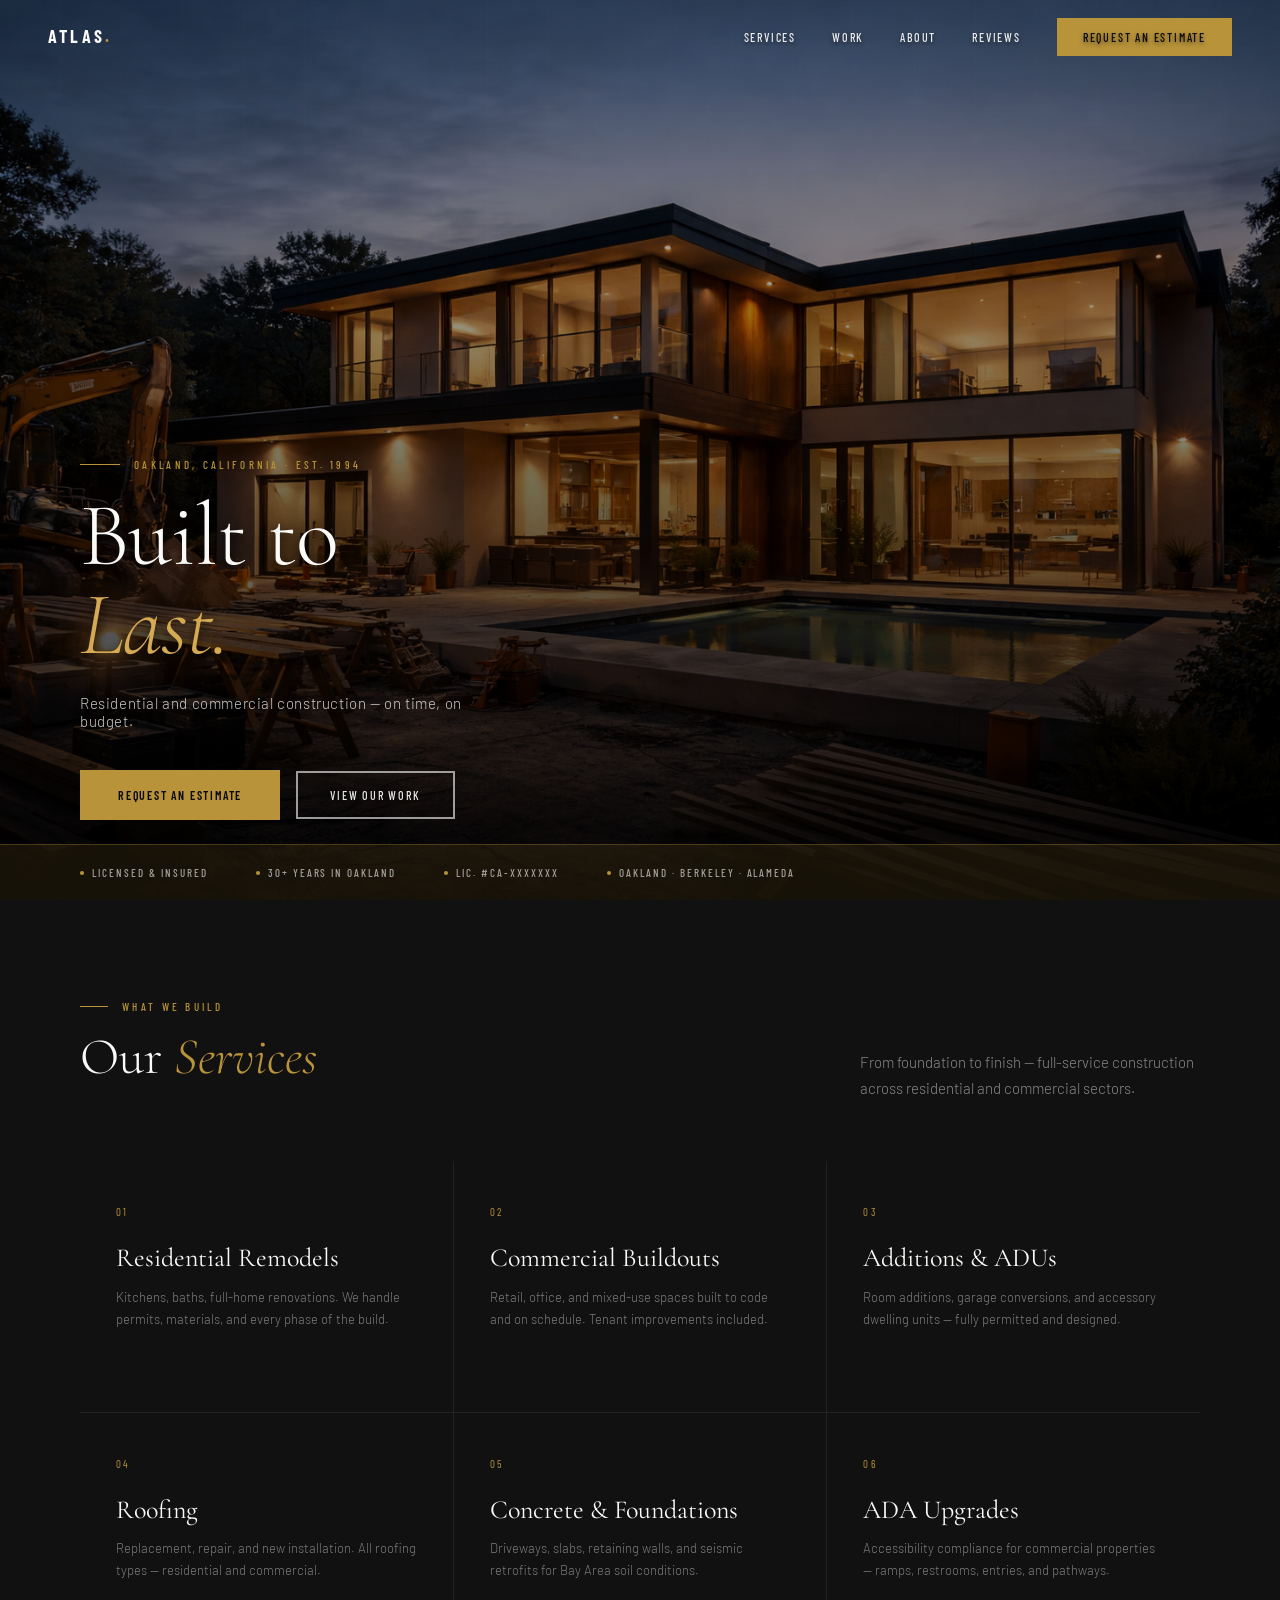
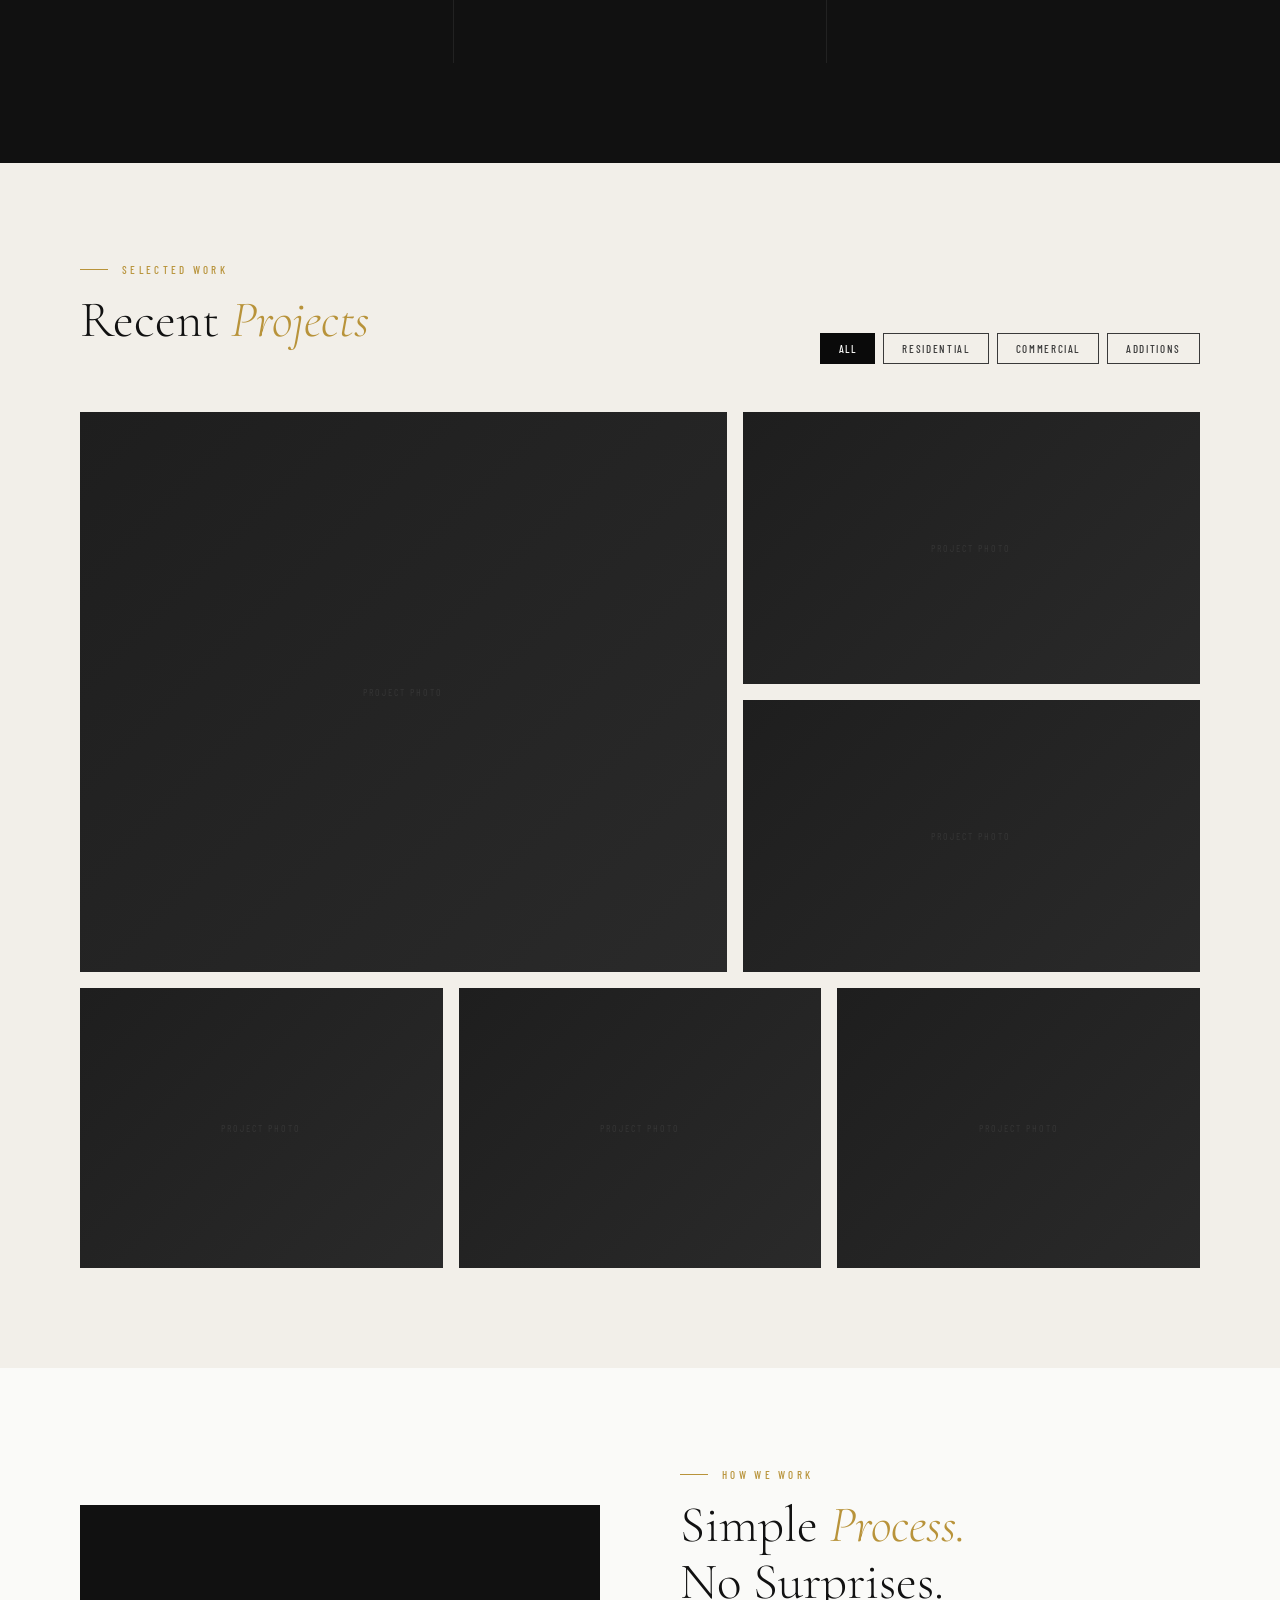
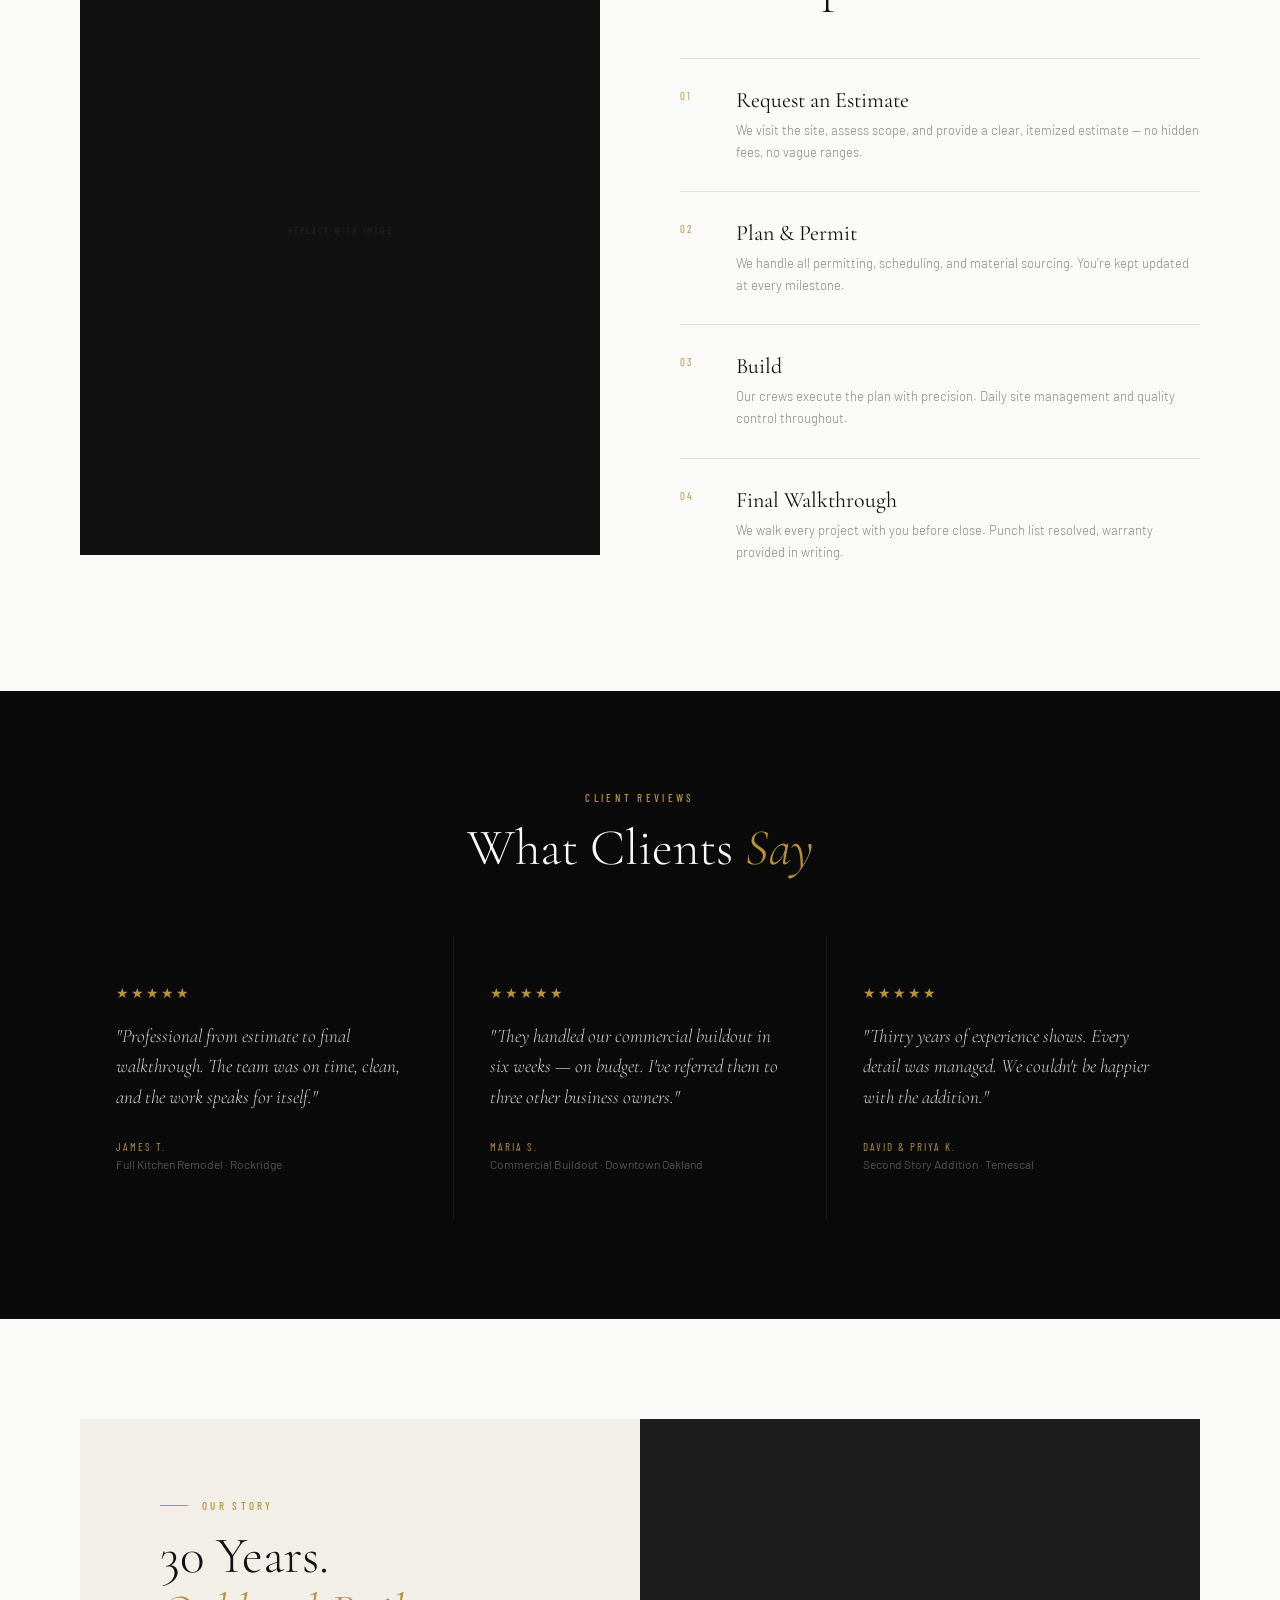
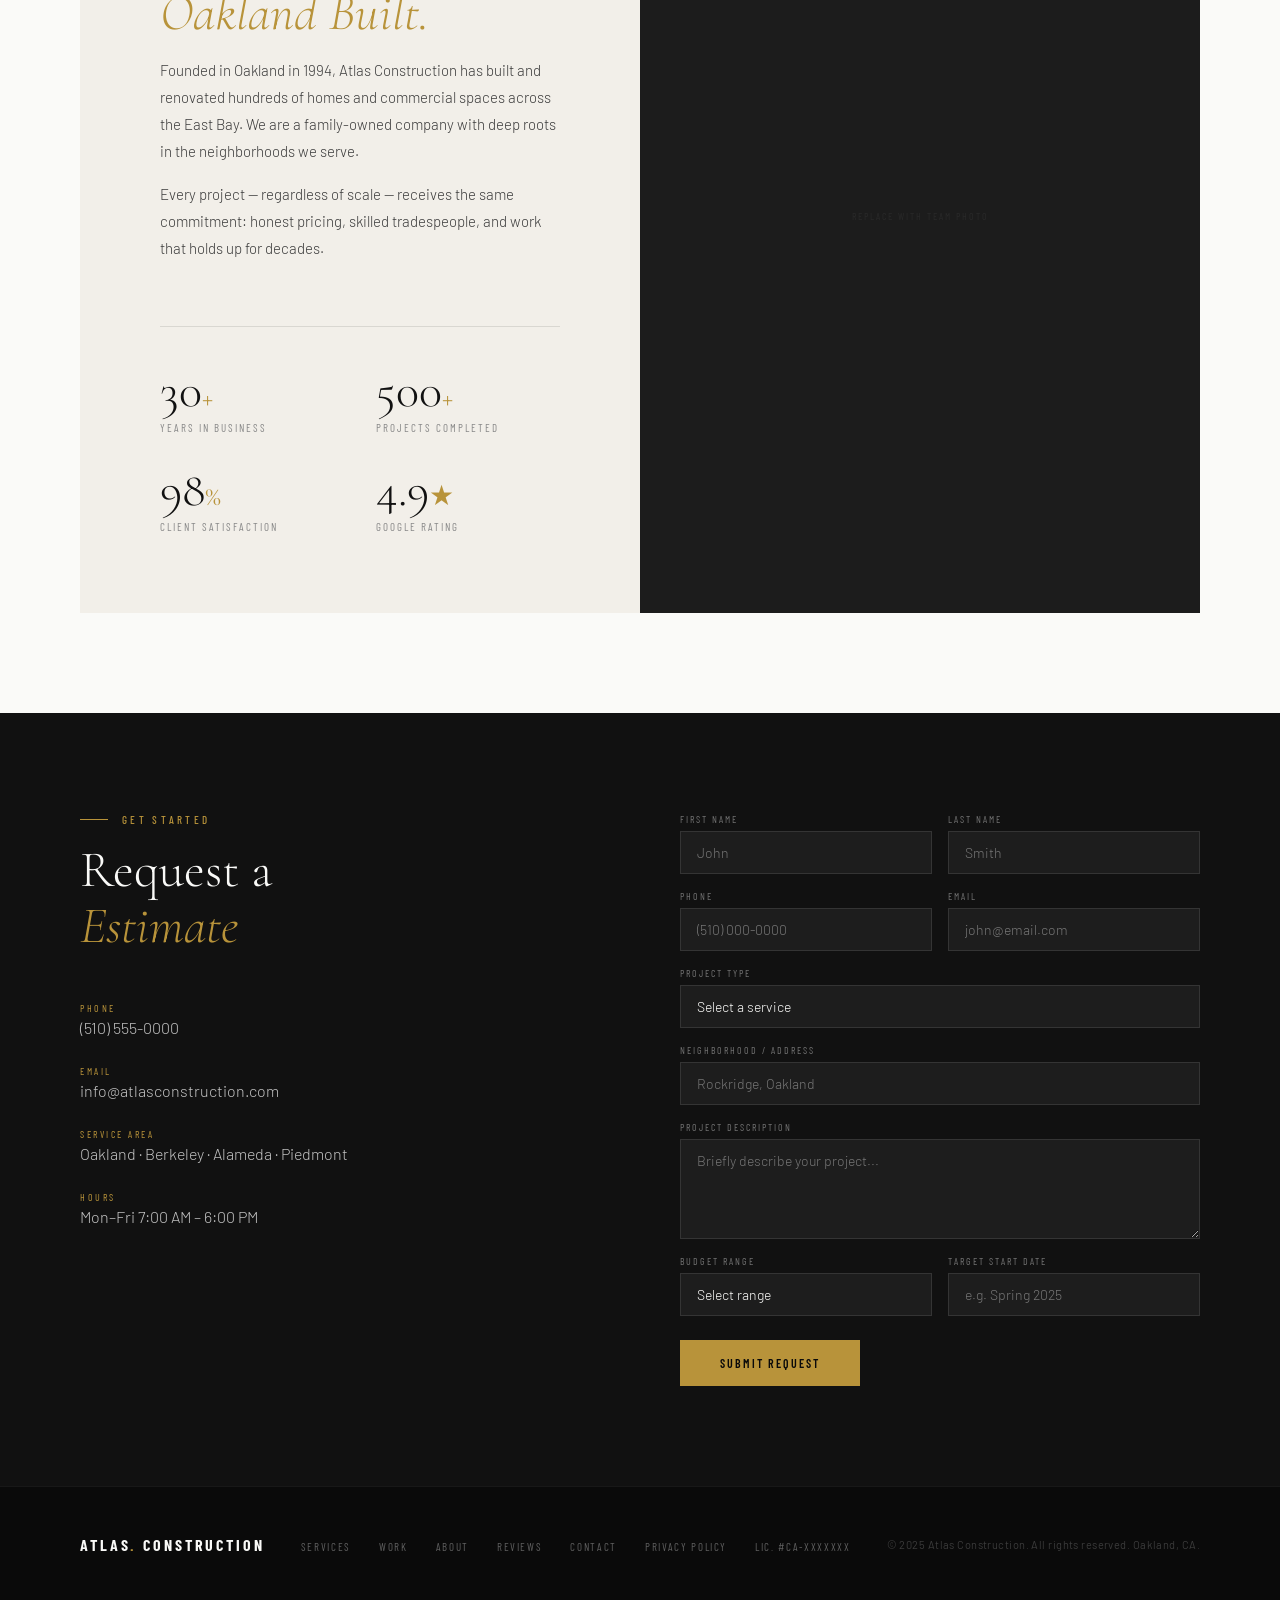
<file: index.html>
<!DOCTYPE html>
<html lang="en">
<head>
  <meta charset="UTF-8">
  <meta name="viewport" content="width=device-width, initial-scale=1.0">
  <title>Atlas Construction — Oakland</title>
  <link rel="preconnect" href="https://fonts.googleapis.com">
  <link href="https://fonts.googleapis.com/css2?family=Cormorant+Garamond:wght@300;400;500;600&family=Barlow:wght@300;400;500;600&family=Barlow+Condensed:wght@400;500;600;700&display=swap" rel="stylesheet">
  <link rel="stylesheet" href="assets/css/style.css">
  <noscript>
    <style>
      .reveal { opacity: 1 !important; transform: none !important; }
    </style>
  </noscript>
</head>
<body>

  <!-- ─── NAV ─── -->
  <nav id="main-nav">
    <a href="#" class="nav-logo">Atlas<span>.</span></a>
    <ul class="nav-links">
      <li><a href="#services">Services</a></li>
      <li><a href="#portfolio">Work</a></li>
      <li><a href="#about">About</a></li>
      <li><a href="#testimonials">Reviews</a></li>
      <li><a href="#contact" class="nav-cta">Request an Estimate</a></li>
    </ul>
  </nav>

  <!-- ─── HERO ─── -->
  <section id="hero">
    <div class="hero-bg"></div>
    <div class="hero-overlay"></div>

    <div class="hero-content">
      <div class="hero-eyebrow">Oakland, California · Est. 1994</div>
      <h1 class="hero-headline">Built to<br><em>Last.</em></h1>
      <p class="hero-sub">Residential and commercial construction — on time, on budget.</p>
      <div class="hero-actions">
        <a href="#contact" class="btn-primary">Request an Estimate</a>
        <a href="#portfolio" class="btn-ghost">View Our Work</a>
      </div>
    </div>

    <div class="hero-trust">
      <div class="trust-item"><span class="dot"></span>Licensed & Insured</div>
      <div class="trust-item"><span class="dot"></span>30+ Years in Oakland</div>
      <div class="trust-item"><span class="dot"></span>Lic. #CA-XXXXXXX</div>
      <div class="trust-item"><span class="dot"></span>Oakland · Berkeley · Alameda</div>
    </div>
  </section>

  <!-- ─── SERVICES ─── -->
  <section id="services">
    <div class="services-header reveal">
      <div>
        <div class="section-label">What We Build</div>
        <h2 class="section-title">Our <em>Services</em></h2>
      </div>
      <p class="services-intro">From foundation to finish — full-service construction across residential and commercial sectors.</p>
    </div>

    <div class="services-grid">
      <a href="#contact" class="service-card reveal">
        <div class="service-number">01</div>
        <div class="service-name">Residential Remodels</div>
        <p class="service-desc">Kitchens, baths, full-home renovations. We handle permits, materials, and every phase of the build.</p>
        <span class="service-arrow">Learn More →</span>
      </a>
      <a href="#contact" class="service-card reveal">
        <div class="service-number">02</div>
        <div class="service-name">Commercial Buildouts</div>
        <p class="service-desc">Retail, office, and mixed-use spaces built to code and on schedule. Tenant improvements included.</p>
        <span class="service-arrow">Learn More →</span>
      </a>
      <a href="#contact" class="service-card reveal">
        <div class="service-number">03</div>
        <div class="service-name">Additions & ADUs</div>
        <p class="service-desc">Room additions, garage conversions, and accessory dwelling units — fully permitted and designed.</p>
        <span class="service-arrow">Learn More →</span>
      </a>
      <a href="#contact" class="service-card reveal">
        <div class="service-number">04</div>
        <div class="service-name">Roofing</div>
        <p class="service-desc">Replacement, repair, and new installation. All roofing types — residential and commercial.</p>
        <span class="service-arrow">Learn More →</span>
      </a>
      <a href="#contact" class="service-card reveal">
        <div class="service-number">05</div>
        <div class="service-name">Concrete & Foundations</div>
        <p class="service-desc">Driveways, slabs, retaining walls, and seismic retrofits for Bay Area soil conditions.</p>
        <span class="service-arrow">Learn More →</span>
      </a>
      <a href="#contact" class="service-card reveal">
        <div class="service-number">06</div>
        <div class="service-name">ADA Upgrades</div>
        <p class="service-desc">Accessibility compliance for commercial properties — ramps, restrooms, entries, and pathways.</p>
        <span class="service-arrow">Learn More →</span>
      </a>
    </div>
  </section>

  <!-- ─── PORTFOLIO ─── -->
  <section id="portfolio">
    <div class="portfolio-header reveal">
      <div>
        <div class="section-label">Selected Work</div>
        <h2 class="section-title">Recent <em>Projects</em></h2>
      </div>
      <div class="portfolio-filters">
        <button class="filter-btn active">All</button>
        <button class="filter-btn">Residential</button>
        <button class="filter-btn">Commercial</button>
        <button class="filter-btn">Additions</button>
      </div>
    </div>

    <div class="portfolio-grid">
      <div class="portfolio-item reveal">
        <div class="portfolio-img-placeholder">Project Photo</div>
        <div class="portfolio-caption">
          <div class="caption-type">Residential · Rockridge</div>
          <div class="caption-name">Full Home Renovation</div>
        </div>
      </div>
      <div class="portfolio-item reveal">
        <div class="portfolio-img-placeholder">Project Photo</div>
        <div class="portfolio-caption">
          <div class="caption-type">Commercial · Downtown Oakland</div>
          <div class="caption-name">Office Buildout, 4,200 SF</div>
        </div>
      </div>
      <div class="portfolio-item reveal">
        <div class="portfolio-img-placeholder">Project Photo</div>
        <div class="portfolio-caption">
          <div class="caption-type">Addition · Temescal</div>
          <div class="caption-name">Second Story Addition</div>
        </div>
      </div>
      <div class="portfolio-item reveal">
        <div class="portfolio-img-placeholder">Project Photo</div>
        <div class="portfolio-caption">
          <div class="caption-type">Residential · Piedmont</div>
          <div class="caption-name">Kitchen & Bath Remodel</div>
        </div>
      </div>
      <div class="portfolio-item reveal">
        <div class="portfolio-img-placeholder">Project Photo</div>
        <div class="portfolio-caption">
          <div class="caption-type">Concrete · Alameda</div>
          <div class="caption-name">Driveway & Retaining Wall</div>
        </div>
      </div>
      <div class="portfolio-item reveal">
        <div class="portfolio-img-placeholder">Project Photo</div>
        <div class="portfolio-caption">
          <div class="caption-type">Commercial · Grand Ave</div>
          <div class="caption-name">Restaurant Buildout</div>
        </div>
      </div>
    </div>
  </section>

  <!-- ─── PROCESS ─── -->
  <section id="process">
    <div class="process-visual">Replace with image</div>

    <div>
      <div class="section-label reveal">How We Work</div>
      <h2 class="section-title reveal">Simple <em>Process.</em><br>No Surprises.</h2>

      <div class="process-steps">
        <div class="process-step reveal">
          <div class="step-num">01</div>
          <div class="step-content">
            <h4>Request an Estimate</h4>
            <p>We visit the site, assess scope, and provide a clear, itemized estimate — no hidden fees, no vague ranges.</p>
          </div>
        </div>
        <div class="process-step reveal">
          <div class="step-num">02</div>
          <div class="step-content">
            <h4>Plan & Permit</h4>
            <p>We handle all permitting, scheduling, and material sourcing. You're kept updated at every milestone.</p>
          </div>
        </div>
        <div class="process-step reveal">
          <div class="step-num">03</div>
          <div class="step-content">
            <h4>Build</h4>
            <p>Our crews execute the plan with precision. Daily site management and quality control throughout.</p>
          </div>
        </div>
        <div class="process-step reveal">
          <div class="step-num">04</div>
          <div class="step-content">
            <h4>Final Walkthrough</h4>
            <p>We walk every project with you before close. Punch list resolved, warranty provided in writing.</p>
          </div>
        </div>
      </div>
    </div>
  </section>

  <!-- ─── TESTIMONIALS ─── -->
  <section id="testimonials">
    <div class="section-label reveal">Client Reviews</div>
    <h2 class="section-title reveal">What Clients <em>Say</em></h2>

    <div class="testimonials-grid">
      <div class="testimonial reveal">
        <div class="stars">★★★★★</div>
        <p class="testimonial-text">"Professional from estimate to final walkthrough. The team was on time, clean, and the work speaks for itself."</p>
        <div class="testimonial-author">James T.</div>
        <div class="testimonial-project">Full Kitchen Remodel · Rockridge</div>
      </div>
      <div class="testimonial reveal">
        <div class="stars">★★★★★</div>
        <p class="testimonial-text">"They handled our commercial buildout in six weeks — on budget. I've referred them to three other business owners."</p>
        <div class="testimonial-author">Maria S.</div>
        <div class="testimonial-project">Commercial Buildout · Downtown Oakland</div>
      </div>
      <div class="testimonial reveal">
        <div class="stars">★★★★★</div>
        <p class="testimonial-text">"Thirty years of experience shows. Every detail was managed. We couldn't be happier with the addition."</p>
        <div class="testimonial-author">David & Priya K.</div>
        <div class="testimonial-project">Second Story Addition · Temescal</div>
      </div>
    </div>
  </section>

  <!-- ─── ABOUT ─── -->
  <section id="about">
    <div class="about-text">
      <div class="section-label reveal">Our Story</div>
      <h2 class="section-title reveal">30 Years.<br><em>Oakland Built.</em></h2>
      <p class="reveal">Founded in Oakland in 1994, Atlas Construction has built and renovated hundreds of homes and commercial spaces across the East Bay. We are a family-owned company with deep roots in the neighborhoods we serve.</p>
      <p class="reveal">Every project — regardless of scale — receives the same commitment: honest pricing, skilled tradespeople, and work that holds up for decades.</p>

      <div class="about-stats reveal">
        <div>
          <div class="stat-number">30<span>+</span></div>
          <div class="stat-label">Years in Business</div>
        </div>
        <div>
          <div class="stat-number">500<span>+</span></div>
          <div class="stat-label">Projects Completed</div>
        </div>
        <div>
          <div class="stat-number">98<span>%</span></div>
          <div class="stat-label">Client Satisfaction</div>
        </div>
        <div>
          <div class="stat-number">4.9<span>★</span></div>
          <div class="stat-label">Google Rating</div>
        </div>
      </div>
    </div>
    <div class="about-visual">Replace with team photo</div>
  </section>

  <!-- ─── CONTACT ─── -->
  <section id="contact">
    <div class="contact-left">
      <div class="section-label reveal">Get Started</div>
      <h2 class="section-title reveal">Request a<br><em>Estimate</em></h2>

      <div class="contact-info reveal">
        <div class="contact-item">
          <span class="contact-item-label">Phone</span>
          <span class="contact-item-value"><a href="tel:+15105550000">(510) 555-0000</a></span>
        </div>
        <div class="contact-item">
          <span class="contact-item-label">Email</span>
          <span class="contact-item-value"><a href="mailto:info@atlasconstruction.com">info@atlasconstruction.com</a></span>
        </div>
        <div class="contact-item">
          <span class="contact-item-label">Service Area</span>
          <span class="contact-item-value">Oakland · Berkeley · Alameda · Piedmont</span>
        </div>
        <div class="contact-item">
          <span class="contact-item-label">Hours</span>
          <span class="contact-item-value">Mon–Fri 7:00 AM – 6:00 PM</span>
        </div>
      </div>
    </div>

    <div class="contact-right reveal">
      <form class="contact-form" onsubmit="handleSubmit(event)">
        <div class="form-row">
          <div class="form-group">
            <label>First Name</label>
            <input type="text" placeholder="John" required>
          </div>
          <div class="form-group">
            <label>Last Name</label>
            <input type="text" placeholder="Smith">
          </div>
        </div>
        <div class="form-row">
          <div class="form-group">
            <label>Phone</label>
            <input type="tel" placeholder="(510) 000-0000">
          </div>
          <div class="form-group">
            <label>Email</label>
            <input type="email" placeholder="john@email.com" required>
          </div>
        </div>
        <div class="form-group">
          <label>Project Type</label>
          <select>
            <option value="" disabled selected>Select a service</option>
            <option>Residential Remodel</option>
            <option>Commercial Buildout</option>
            <option>Addition / ADU</option>
            <option>Roofing</option>
            <option>Concrete / Foundation</option>
            <option>ADA Upgrade</option>
            <option>Other</option>
          </select>
        </div>
        <div class="form-group">
          <label>Neighborhood / Address</label>
          <input type="text" placeholder="Rockridge, Oakland">
        </div>
        <div class="form-group">
          <label>Project Description</label>
          <textarea placeholder="Briefly describe your project..."></textarea>
        </div>
        <div class="form-row">
          <div class="form-group">
            <label>Budget Range</label>
            <select>
              <option value="" disabled selected>Select range</option>
              <option>Under $25,000</option>
              <option>$25,000 – $75,000</option>
              <option>$75,000 – $200,000</option>
              <option>$200,000+</option>
            </select>
          </div>
          <div class="form-group">
            <label>Target Start Date</label>
            <input type="text" placeholder="e.g. Spring 2025">
          </div>
        </div>
        <button type="submit" class="form-submit">Submit Request</button>
      </form>
    </div>
  </section>

  <!-- ─── FOOTER ─── -->
  <footer>
    <div class="footer-logo">Atlas<span>.</span> Construction</div>
    <ul class="footer-links">
      <li><a href="#services">Services</a></li>
      <li><a href="#portfolio">Work</a></li>
      <li><a href="#about">About</a></li>
      <li><a href="#testimonials">Reviews</a></li>
      <li><a href="#contact">Contact</a></li>
      <li><a href="#">Privacy Policy</a></li>
      <li><a href="#">Lic. #CA-XXXXXXX</a></li>
    </ul>
    <div class="footer-legal">&copy; 2025 Atlas Construction. All rights reserved. Oakland, CA.</div>
  </footer>

  <script src="js/main.js" defer></script>
</body>
</html>
</file>
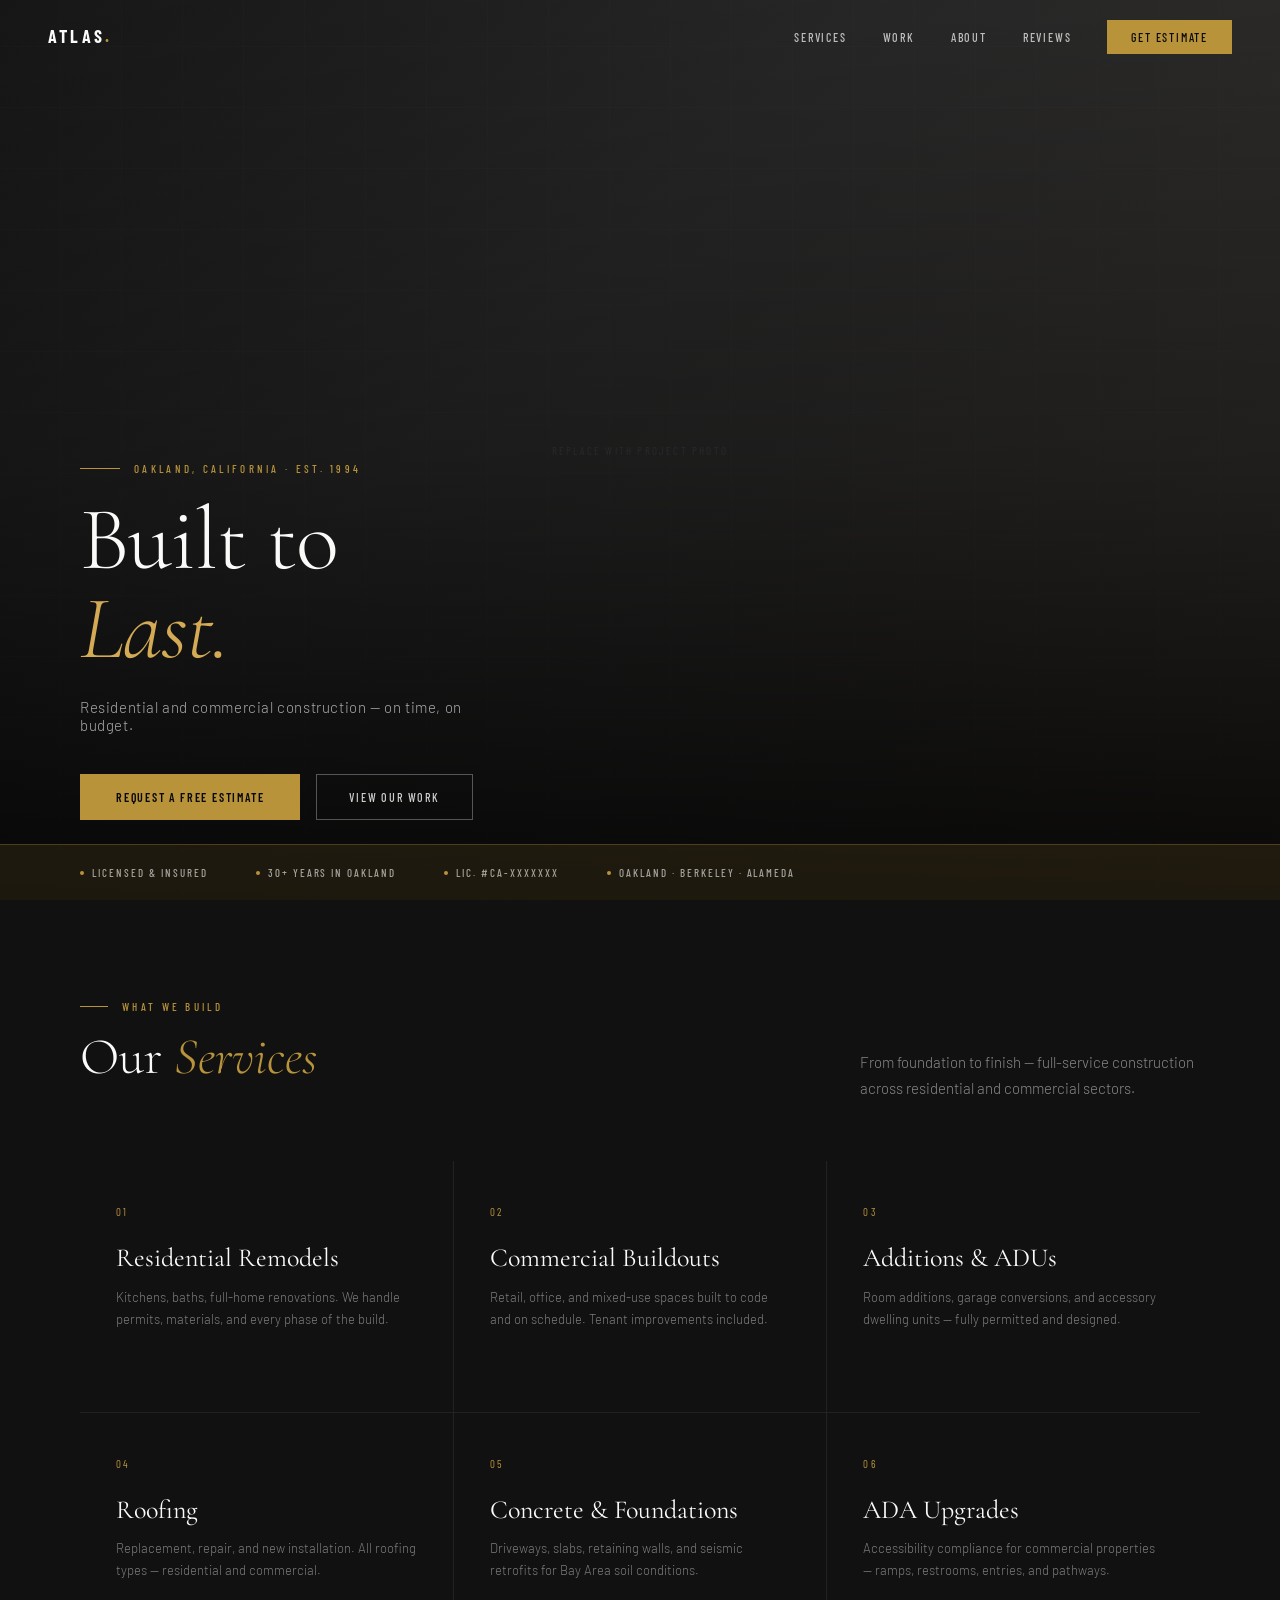
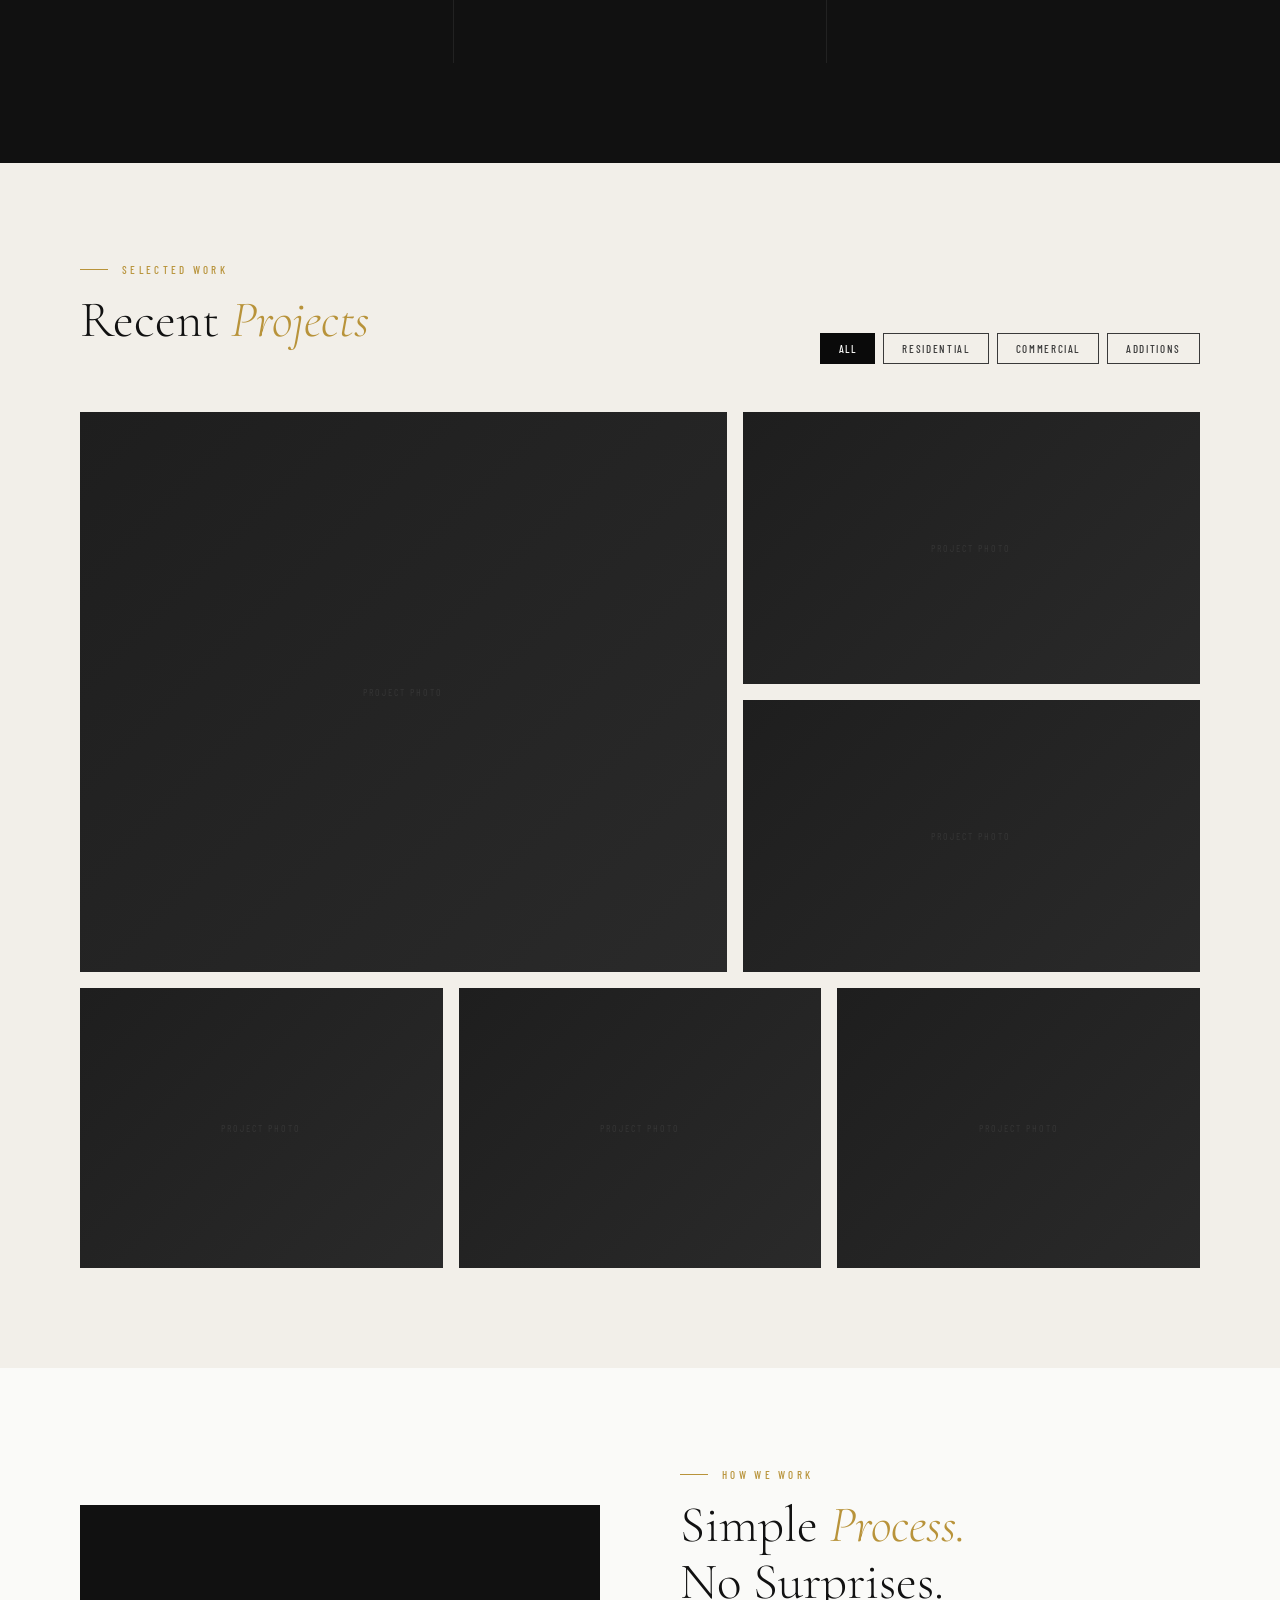
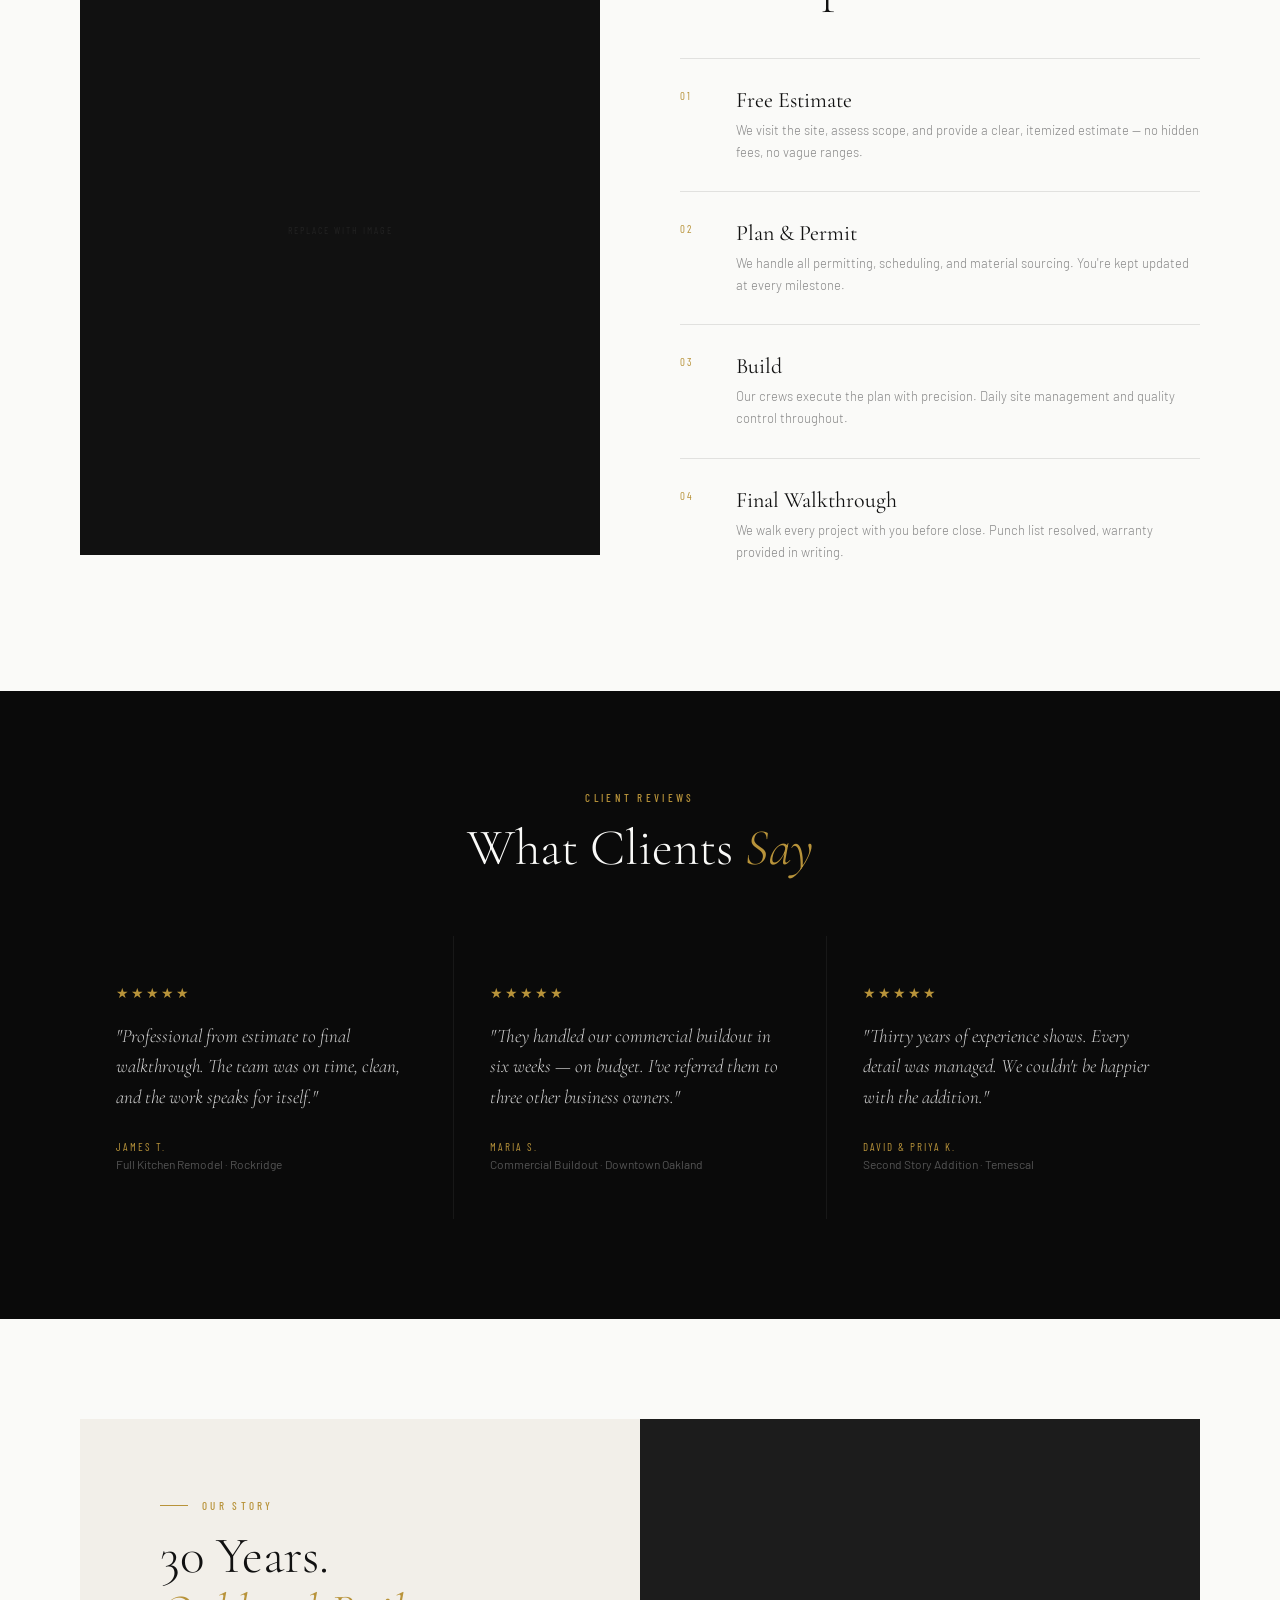
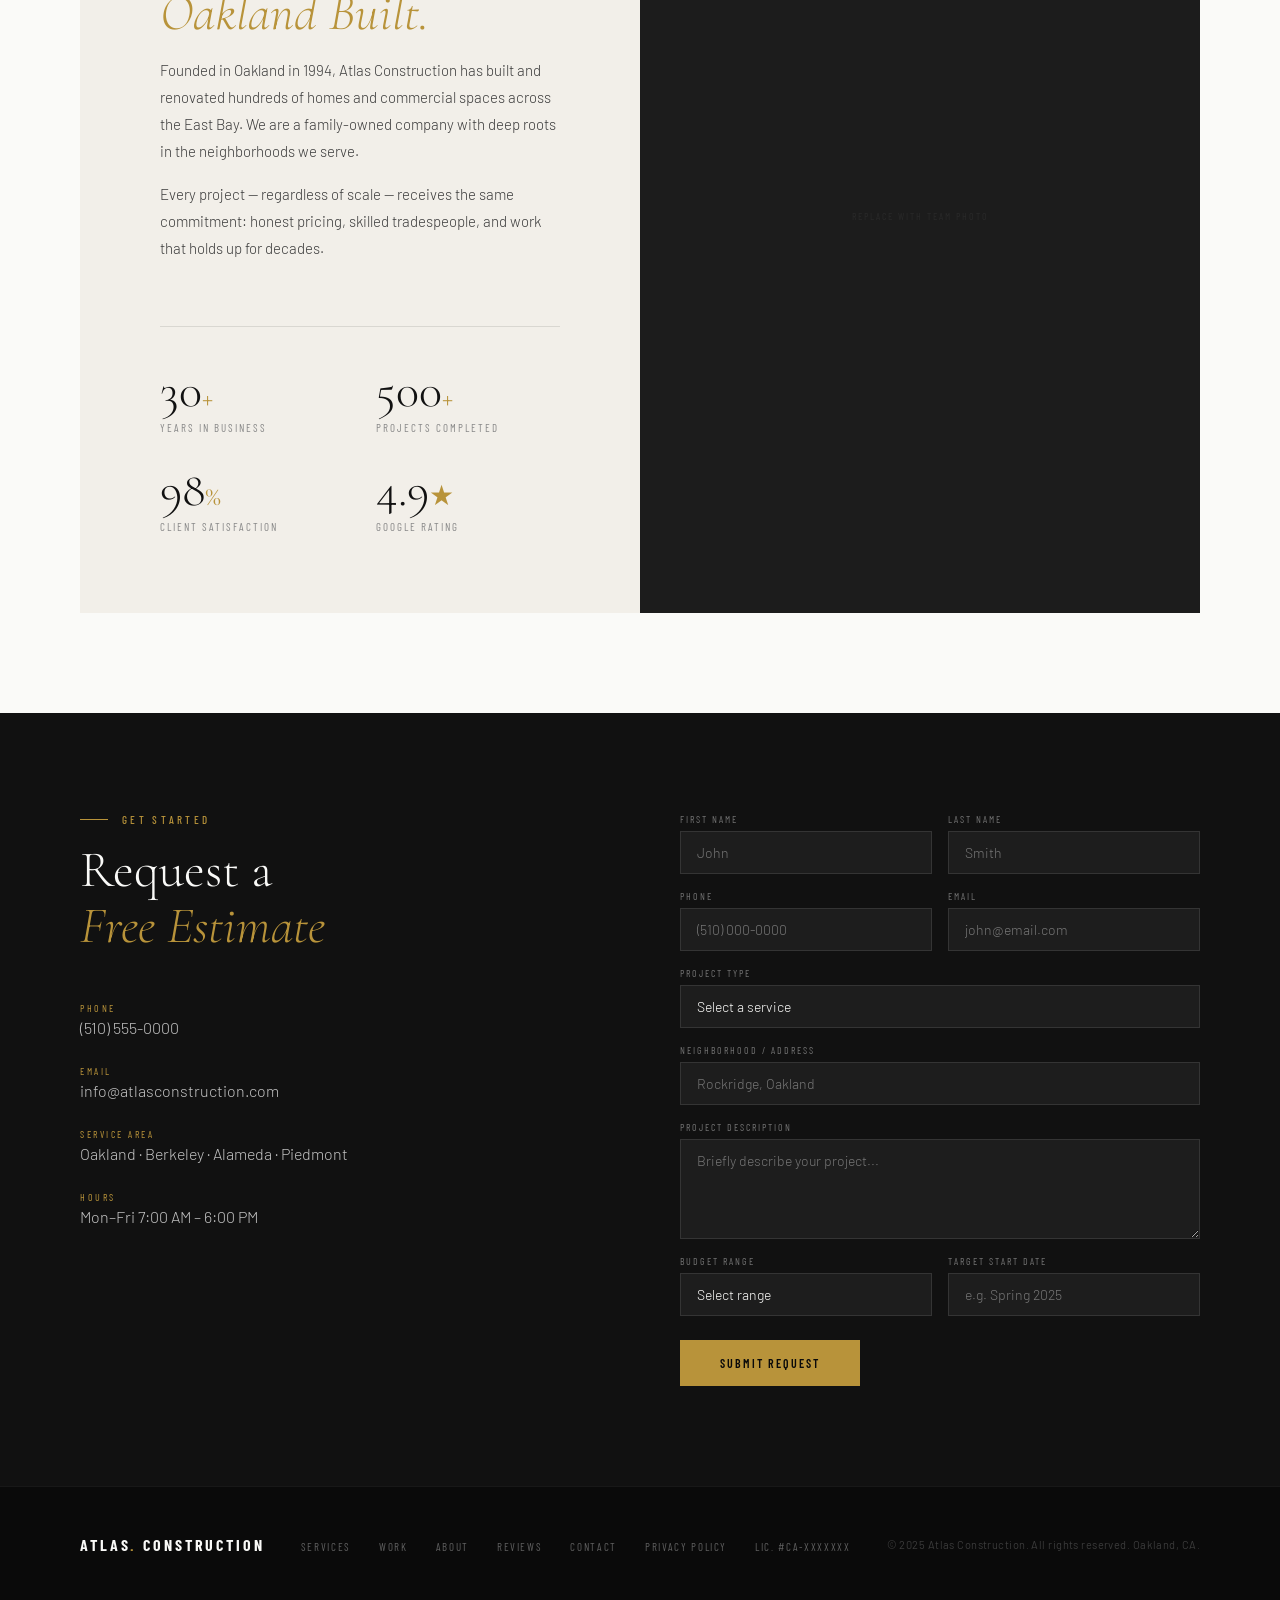
<file: project root/index.html>
<!DOCTYPE html>
<html lang="en">
<head>
<meta charset="UTF-8">
<meta name="viewport" content="width=device-width, initial-scale=1.0">
<title>Atlas Construction — Oakland</title>
<link rel="preconnect" href="https://fonts.googleapis.com">
<link href="https://fonts.googleapis.com/css2?family=Cormorant+Garamond:wght@300;400;500;600&family=Barlow:wght@300;400;500;600&family=Barlow+Condensed:wght@400;500;600;700&display=swap" rel="stylesheet">
<style>
  :root {
    --black: #0a0a0a;
    --off-black: #111111;
    --charcoal: #1c1c1c;
    --mid: #3a3a3a;
    --muted: #888;
    --light: #c8c4bc;
    --cream: #f2efe9;
    --white: #fafaf8;
    --gold: #b8933a;
    --gold-light: #d4aa55;
  }

  *, *::before, *::after { box-sizing: border-box; margin: 0; padding: 0; }

  html { scroll-behavior: smooth; }

  body {
    font-family: 'Barlow', sans-serif;
    background: var(--white);
    color: var(--black);
    overflow-x: hidden;
  }

  /* ─── NAV ─────────────────────────────────────── */
  nav {
    position: fixed;
    top: 0; left: 0; right: 0;
    z-index: 100;
    display: flex;
    align-items: center;
    justify-content: space-between;
    padding: 0 48px;
    height: 72px;
    transition: background 0.4s, border-color 0.4s;
    border-bottom: 1px solid transparent;
  }

  nav.scrolled {
    background: rgba(10,10,10,0.97);
    border-color: rgba(184,147,58,0.25);
    backdrop-filter: blur(8px);
  }

  .nav-logo {
    font-family: 'Barlow Condensed', sans-serif;
    font-size: 18px;
    font-weight: 700;
    letter-spacing: 0.18em;
    text-transform: uppercase;
    color: var(--white);
    text-decoration: none;
  }

  .nav-logo span { color: var(--gold); }

  .nav-links {
    display: flex;
    gap: 36px;
    list-style: none;
  }

  .nav-links a {
    font-family: 'Barlow Condensed', sans-serif;
    font-size: 12px;
    font-weight: 500;
    letter-spacing: 0.15em;
    text-transform: uppercase;
    color: rgba(255,255,255,0.7);
    text-decoration: none;
    transition: color 0.2s;
  }

  .nav-links a:hover { color: var(--gold-light); }

  .nav-cta {
    font-family: 'Barlow Condensed', sans-serif;
    font-size: 12px;
    font-weight: 600;
    letter-spacing: 0.15em;
    text-transform: uppercase;
    color: var(--black) !important;
    background: var(--gold);
    padding: 10px 24px;
    text-decoration: none;
    transition: background 0.2s;
  }

  .nav-cta:hover { background: var(--gold-light) !important; }

  /* ─── HERO ─────────────────────────────────────── */
  #hero {
    position: relative;
    width: 100%;
    height: 100vh;
    min-height: 700px;
    display: flex;
    flex-direction: column;
    align-items: flex-start;
    justify-content: flex-end;
    padding: 0 80px 80px;
    overflow: hidden;
  }

  .hero-bg {
    position: absolute;
    inset: 0;
    background: linear-gradient(135deg, #1a1a1a 0%, #2d2d2d 40%, #3a3632 100%);
    z-index: 0;
  }

  /* Placeholder texture for the background image */
  .hero-bg::before {
    content: '';
    position: absolute;
    inset: 0;
    background:
      repeating-linear-gradient(
        0deg,
        transparent,
        transparent 60px,
        rgba(255,255,255,0.012) 60px,
        rgba(255,255,255,0.012) 61px
      ),
      repeating-linear-gradient(
        90deg,
        transparent,
        transparent 60px,
        rgba(255,255,255,0.012) 60px,
        rgba(255,255,255,0.012) 61px
      );
  }

  /* The real image will replace this */
  .hero-bg::after {
    content: 'REPLACE WITH PROJECT PHOTO';
    position: absolute;
    top: 50%; left: 50%;
    transform: translate(-50%, -50%);
    font-family: 'Barlow Condensed', sans-serif;
    font-size: 11px;
    letter-spacing: 0.2em;
    color: rgba(255,255,255,0.1);
    pointer-events: none;
  }

  .hero-overlay {
    position: absolute;
    inset: 0;
    background: linear-gradient(
      to top,
      rgba(0,0,0,0.85) 0%,
      rgba(0,0,0,0.4) 50%,
      rgba(0,0,0,0.15) 100%
    );
    z-index: 1;
  }

  .hero-content {
    position: relative;
    z-index: 2;
    max-width: 720px;
    animation: heroIn 1.2s cubic-bezier(0.16,1,0.3,1) both;
  }

  @keyframes heroIn {
    from { opacity: 0; transform: translateY(32px); }
    to   { opacity: 1; transform: translateY(0); }
  }

  .hero-eyebrow {
    font-family: 'Barlow Condensed', sans-serif;
    font-size: 11px;
    font-weight: 500;
    letter-spacing: 0.3em;
    text-transform: uppercase;
    color: var(--gold);
    margin-bottom: 20px;
    display: flex;
    align-items: center;
    gap: 14px;
  }

  .hero-eyebrow::before {
    content: '';
    display: block;
    width: 40px;
    height: 1px;
    background: var(--gold);
  }

  .hero-headline {
    font-family: 'Cormorant Garamond', serif;
    font-size: clamp(52px, 7vw, 92px);
    font-weight: 300;
    line-height: 1.0;
    color: var(--white);
    margin-bottom: 24px;
    letter-spacing: -0.01em;
  }

  .hero-headline em {
    font-style: italic;
    color: var(--gold-light);
  }

  .hero-sub {
    font-size: 15px;
    font-weight: 300;
    color: rgba(255,255,255,0.65);
    letter-spacing: 0.04em;
    margin-bottom: 40px;
    max-width: 400px;
  }

  .hero-actions {
    display: flex;
    gap: 16px;
    align-items: center;
    flex-wrap: wrap;
  }

  .btn-primary {
    font-family: 'Barlow Condensed', sans-serif;
    font-size: 12px;
    font-weight: 600;
    letter-spacing: 0.15em;
    text-transform: uppercase;
    background: var(--gold);
    color: var(--black);
    padding: 16px 36px;
    text-decoration: none;
    display: inline-block;
    transition: background 0.2s, transform 0.2s;
  }

  .btn-primary:hover {
    background: var(--gold-light);
    transform: translateY(-1px);
  }

  .btn-ghost {
    font-family: 'Barlow Condensed', sans-serif;
    font-size: 12px;
    font-weight: 500;
    letter-spacing: 0.15em;
    text-transform: uppercase;
    color: rgba(255,255,255,0.8);
    border: 1px solid rgba(255,255,255,0.3);
    padding: 15px 32px;
    text-decoration: none;
    display: inline-block;
    transition: border-color 0.2s, color 0.2s;
  }

  .btn-ghost:hover {
    border-color: var(--gold);
    color: var(--gold-light);
  }

  /* Trust bar */
  .hero-trust {
    position: absolute;
    bottom: 0; left: 0; right: 0;
    z-index: 2;
    background: rgba(184,147,58,0.12);
    border-top: 1px solid rgba(184,147,58,0.3);
    display: flex;
    align-items: center;
    padding: 0 80px;
    height: 56px;
    gap: 48px;
  }

  .trust-item {
    font-family: 'Barlow Condensed', sans-serif;
    font-size: 11px;
    font-weight: 500;
    letter-spacing: 0.18em;
    text-transform: uppercase;
    color: rgba(255,255,255,0.6);
    white-space: nowrap;
    display: flex;
    align-items: center;
    gap: 8px;
  }

  .trust-item .dot {
    width: 4px; height: 4px;
    background: var(--gold);
    border-radius: 50%;
  }

  /* ─── SECTION SHARED ─────────────────────────── */
  section { padding: 100px 80px; }

  .section-label {
    font-family: 'Barlow Condensed', sans-serif;
    font-size: 11px;
    font-weight: 500;
    letter-spacing: 0.3em;
    text-transform: uppercase;
    color: var(--gold);
    margin-bottom: 16px;
    display: flex;
    align-items: center;
    gap: 14px;
  }

  .section-label::before {
    content: '';
    display: block;
    width: 28px;
    height: 1px;
    background: var(--gold);
  }

  .section-title {
    font-family: 'Cormorant Garamond', serif;
    font-size: clamp(36px, 4vw, 58px);
    font-weight: 300;
    line-height: 1.1;
    color: var(--off-black);
    margin-bottom: 16px;
  }

  .section-title em {
    font-style: italic;
    color: var(--gold);
  }

  /* ─── SERVICES ───────────────────────────────── */
  #services { background: var(--off-black); color: var(--white); }

  #services .section-title { color: var(--white); }

  .services-header {
    display: flex;
    justify-content: space-between;
    align-items: flex-end;
    margin-bottom: 60px;
    gap: 40px;
    flex-wrap: wrap;
  }

  .services-intro {
    font-size: 15px;
    font-weight: 300;
    color: rgba(255,255,255,0.5);
    max-width: 340px;
    line-height: 1.7;
  }

  .services-grid {
    display: grid;
    grid-template-columns: repeat(3, 1fr);
    gap: 1px;
    background: rgba(255,255,255,0.07);
  }

  .service-card {
    background: var(--off-black);
    padding: 44px 36px;
    transition: background 0.3s;
    cursor: pointer;
    text-decoration: none;
    display: block;
  }

  .service-card:hover { background: var(--charcoal); }

  .service-number {
    font-family: 'Barlow Condensed', sans-serif;
    font-size: 11px;
    letter-spacing: 0.2em;
    color: var(--gold);
    margin-bottom: 24px;
  }

  .service-name {
    font-family: 'Cormorant Garamond', serif;
    font-size: 26px;
    font-weight: 400;
    color: var(--white);
    margin-bottom: 12px;
    line-height: 1.2;
  }

  .service-desc {
    font-size: 13px;
    font-weight: 300;
    color: rgba(255,255,255,0.45);
    line-height: 1.7;
  }

  .service-arrow {
    display: inline-block;
    margin-top: 24px;
    font-family: 'Barlow Condensed', sans-serif;
    font-size: 11px;
    letter-spacing: 0.15em;
    text-transform: uppercase;
    color: var(--gold);
    opacity: 0;
    transform: translateX(-8px);
    transition: opacity 0.3s, transform 0.3s;
  }

  .service-card:hover .service-arrow {
    opacity: 1;
    transform: translateX(0);
  }

  /* ─── PORTFOLIO ──────────────────────────────── */
  #portfolio { background: var(--cream); padding-bottom: 0; }

  .portfolio-header {
    display: flex;
    justify-content: space-between;
    align-items: flex-end;
    margin-bottom: 48px;
    flex-wrap: wrap;
    gap: 24px;
  }

  .portfolio-filters {
    display: flex;
    gap: 8px;
    flex-wrap: wrap;
  }

  .filter-btn {
    font-family: 'Barlow Condensed', sans-serif;
    font-size: 11px;
    font-weight: 500;
    letter-spacing: 0.15em;
    text-transform: uppercase;
    padding: 8px 18px;
    border: 1px solid var(--mid);
    background: transparent;
    color: var(--mid);
    cursor: pointer;
    transition: all 0.2s;
  }

  .filter-btn.active, .filter-btn:hover {
    background: var(--black);
    border-color: var(--black);
    color: var(--white);
  }

  .portfolio-grid {
    display: grid;
    grid-template-columns: repeat(12, 1fr);
    gap: 16px;
  }

  .portfolio-item {
    position: relative;
    overflow: hidden;
    background: var(--charcoal);
    cursor: pointer;
  }

  .portfolio-item:nth-child(1) { grid-column: span 7; grid-row: span 2; aspect-ratio: unset; height: 560px; }
  .portfolio-item:nth-child(2) { grid-column: span 5; height: 272px; }
  .portfolio-item:nth-child(3) { grid-column: span 5; height: 272px; }
  .portfolio-item:nth-child(4) { grid-column: span 4; height: 280px; margin-bottom: 100px; }
  .portfolio-item:nth-child(5) { grid-column: span 4; height: 280px; margin-bottom: 100px; }
  .portfolio-item:nth-child(6) { grid-column: span 4; height: 280px; margin-bottom: 100px; }

  .portfolio-img-placeholder {
    width: 100%; height: 100%;
    display: flex;
    align-items: center;
    justify-content: center;
    font-family: 'Barlow Condensed', sans-serif;
    font-size: 10px;
    letter-spacing: 0.2em;
    color: rgba(255,255,255,0.08);
    background: linear-gradient(135deg, #1e1e1e, #2a2a2a);
    text-transform: uppercase;
  }

  .portfolio-caption {
    position: absolute;
    bottom: 0; left: 0; right: 0;
    padding: 32px 28px 24px;
    background: linear-gradient(to top, rgba(0,0,0,0.85), transparent);
    transform: translateY(20px);
    opacity: 0;
    transition: transform 0.35s, opacity 0.35s;
  }

  .portfolio-item:hover .portfolio-caption {
    transform: translateY(0);
    opacity: 1;
  }

  .caption-type {
    font-family: 'Barlow Condensed', sans-serif;
    font-size: 10px;
    letter-spacing: 0.2em;
    text-transform: uppercase;
    color: var(--gold);
    margin-bottom: 4px;
  }

  .caption-name {
    font-family: 'Cormorant Garamond', serif;
    font-size: 20px;
    font-weight: 400;
    color: var(--white);
  }

  /* ─── PROCESS ────────────────────────────────── */
  #process {
    background: var(--white);
    display: grid;
    grid-template-columns: 1fr 1fr;
    gap: 80px;
    align-items: center;
    padding: 100px 80px;
  }

  .process-steps {
    display: flex;
    flex-direction: column;
    gap: 0;
    margin-top: 48px;
  }

  .process-step {
    display: flex;
    gap: 28px;
    padding: 28px 0;
    border-top: 1px solid rgba(0,0,0,0.1);
    position: relative;
  }

  .step-num {
    font-family: 'Barlow Condensed', sans-serif;
    font-size: 11px;
    letter-spacing: 0.2em;
    color: var(--gold);
    min-width: 28px;
    padding-top: 2px;
  }

  .step-content h4 {
    font-family: 'Cormorant Garamond', serif;
    font-size: 22px;
    font-weight: 400;
    color: var(--off-black);
    margin-bottom: 6px;
  }

  .step-content p {
    font-size: 13px;
    font-weight: 300;
    color: var(--muted);
    line-height: 1.7;
  }

  .process-visual {
    background: var(--off-black);
    aspect-ratio: 4/5;
    display: flex;
    align-items: center;
    justify-content: center;
    font-family: 'Barlow Condensed', sans-serif;
    font-size: 10px;
    letter-spacing: 0.2em;
    color: rgba(255,255,255,0.07);
    text-transform: uppercase;
  }

  /* ─── TESTIMONIALS ───────────────────────────── */
  #testimonials {
    background: var(--black);
    padding: 100px 80px;
    text-align: center;
  }

  #testimonials .section-label { justify-content: center; }
  #testimonials .section-label::before { display: none; }
  #testimonials .section-title { color: var(--white); }

  .testimonials-grid {
    display: grid;
    grid-template-columns: repeat(3, 1fr);
    gap: 1px;
    background: rgba(255,255,255,0.06);
    margin-top: 60px;
  }

  .testimonial {
    background: var(--black);
    padding: 48px 36px;
    text-align: left;
  }

  .stars {
    color: var(--gold);
    font-size: 14px;
    letter-spacing: 2px;
    margin-bottom: 20px;
  }

  .testimonial-text {
    font-family: 'Cormorant Garamond', serif;
    font-size: 19px;
    font-weight: 300;
    font-style: italic;
    color: rgba(255,255,255,0.8);
    line-height: 1.6;
    margin-bottom: 28px;
  }

  .testimonial-author {
    font-family: 'Barlow Condensed', sans-serif;
    font-size: 11px;
    letter-spacing: 0.18em;
    text-transform: uppercase;
    color: var(--gold);
  }

  .testimonial-project {
    font-size: 12px;
    color: rgba(255,255,255,0.3);
    margin-top: 4px;
  }

  /* ─── ABOUT STRIP ────────────────────────────── */
  #about {
    display: grid;
    grid-template-columns: 1fr 1fr;
    min-height: 560px;
  }

  .about-text {
    background: var(--cream);
    padding: 80px;
    display: flex;
    flex-direction: column;
    justify-content: center;
  }

  .about-text p {
    font-size: 15px;
    font-weight: 300;
    color: var(--mid);
    line-height: 1.8;
    margin-bottom: 16px;
  }

  .about-stats {
    display: grid;
    grid-template-columns: 1fr 1fr;
    gap: 32px;
    margin-top: 48px;
    padding-top: 40px;
    border-top: 1px solid rgba(0,0,0,0.1);
  }

  .stat-number {
    font-family: 'Cormorant Garamond', serif;
    font-size: 48px;
    font-weight: 300;
    color: var(--off-black);
    line-height: 1;
  }

  .stat-number span { color: var(--gold); font-size: 28px; }

  .stat-label {
    font-family: 'Barlow Condensed', sans-serif;
    font-size: 11px;
    letter-spacing: 0.18em;
    text-transform: uppercase;
    color: var(--muted);
    margin-top: 6px;
  }

  .about-visual {
    background: var(--charcoal);
    display: flex;
    align-items: center;
    justify-content: center;
    font-family: 'Barlow Condensed', sans-serif;
    font-size: 10px;
    letter-spacing: 0.2em;
    color: rgba(255,255,255,0.06);
    text-transform: uppercase;
    min-height: 480px;
  }

  /* ─── CONTACT ────────────────────────────────── */
  #contact {
    background: var(--off-black);
    padding: 100px 80px;
    display: grid;
    grid-template-columns: 1fr 1fr;
    gap: 80px;
    align-items: start;
  }

  .contact-left .section-title { color: var(--white); }

  .contact-info {
    margin-top: 48px;
    display: flex;
    flex-direction: column;
    gap: 28px;
  }

  .contact-item {
    display: flex;
    flex-direction: column;
    gap: 4px;
  }

  .contact-item-label {
    font-family: 'Barlow Condensed', sans-serif;
    font-size: 10px;
    letter-spacing: 0.25em;
    text-transform: uppercase;
    color: var(--gold);
  }

  .contact-item-value {
    font-size: 16px;
    font-weight: 300;
    color: rgba(255,255,255,0.75);
  }

  .contact-item-value a {
    color: inherit;
    text-decoration: none;
    transition: color 0.2s;
  }

  .contact-item-value a:hover { color: var(--gold-light); }

  /* Form */
  .contact-form {
    display: flex;
    flex-direction: column;
    gap: 16px;
  }

  .form-row {
    display: grid;
    grid-template-columns: 1fr 1fr;
    gap: 16px;
  }

  .form-group {
    display: flex;
    flex-direction: column;
    gap: 6px;
  }

  .form-group label {
    font-family: 'Barlow Condensed', sans-serif;
    font-size: 10px;
    letter-spacing: 0.2em;
    text-transform: uppercase;
    color: rgba(255,255,255,0.4);
  }

  .form-group input,
  .form-group select,
  .form-group textarea {
    background: rgba(255,255,255,0.05);
    border: 1px solid rgba(255,255,255,0.1);
    color: var(--white);
    padding: 12px 16px;
    font-family: 'Barlow', sans-serif;
    font-size: 14px;
    font-weight: 300;
    outline: none;
    transition: border-color 0.2s;
    width: 100%;
    appearance: none;
  }

  .form-group input:focus,
  .form-group select:focus,
  .form-group textarea:focus {
    border-color: var(--gold);
  }

  .form-group select option { background: var(--off-black); }
  .form-group textarea { resize: vertical; min-height: 100px; }

  .form-submit {
    font-family: 'Barlow Condensed', sans-serif;
    font-size: 12px;
    font-weight: 600;
    letter-spacing: 0.18em;
    text-transform: uppercase;
    background: var(--gold);
    color: var(--black);
    border: none;
    padding: 16px 40px;
    cursor: pointer;
    transition: background 0.2s;
    align-self: flex-start;
    margin-top: 8px;
  }

  .form-submit:hover { background: var(--gold-light); }

  /* ─── FOOTER ─────────────────────────────────── */
  footer {
    background: var(--black);
    padding: 48px 80px;
    display: flex;
    justify-content: space-between;
    align-items: center;
    border-top: 1px solid rgba(255,255,255,0.06);
    flex-wrap: wrap;
    gap: 24px;
  }

  .footer-logo {
    font-family: 'Barlow Condensed', sans-serif;
    font-size: 16px;
    font-weight: 700;
    letter-spacing: 0.18em;
    text-transform: uppercase;
    color: var(--white);
  }

  .footer-logo span { color: var(--gold); }

  .footer-links {
    display: flex;
    gap: 28px;
    list-style: none;
    flex-wrap: wrap;
  }

  .footer-links a {
    font-family: 'Barlow Condensed', sans-serif;
    font-size: 11px;
    letter-spacing: 0.15em;
    text-transform: uppercase;
    color: rgba(255,255,255,0.35);
    text-decoration: none;
    transition: color 0.2s;
  }

  .footer-links a:hover { color: var(--gold); }

  .footer-legal {
    font-size: 11px;
    color: rgba(255,255,255,0.2);
    letter-spacing: 0.04em;
  }

  /* ─── SCROLL REVEAL ──────────────────────────── */
  .reveal {
    opacity: 0;
    transform: translateY(24px);
    transition: opacity 0.7s cubic-bezier(0.16,1,0.3,1), transform 0.7s cubic-bezier(0.16,1,0.3,1);
  }

  .reveal.visible {
    opacity: 1;
    transform: translateY(0);
  }

  /* ─── RESPONSIVE ─────────────────────────────── */
  @media (max-width: 900px) {
    nav { padding: 0 24px; }
    .nav-links { display: none; }

    #hero { padding: 0 24px 72px; }
    .hero-trust { padding: 0 24px; gap: 20px; overflow-x: auto; }

    section { padding: 72px 24px; }

    #process {
      grid-template-columns: 1fr;
      gap: 48px;
      padding: 72px 24px;
    }

    .process-visual { display: none; }

    .services-grid { grid-template-columns: 1fr 1fr; }

    .testimonials-grid { grid-template-columns: 1fr; }

    .portfolio-item:nth-child(1) { grid-column: span 12; height: 360px; }
    .portfolio-item:nth-child(2),
    .portfolio-item:nth-child(3) { grid-column: span 6; height: 220px; }
    .portfolio-item:nth-child(4),
    .portfolio-item:nth-child(5),
    .portfolio-item:nth-child(6) { grid-column: span 12; height: 220px; margin-bottom: 0; }
    .portfolio-grid { gap: 8px; }

    #about { grid-template-columns: 1fr; }
    .about-text { padding: 56px 24px; }
    .about-visual { display: none; }

    #contact { grid-template-columns: 1fr; gap: 48px; padding: 72px 24px; }
    .form-row { grid-template-columns: 1fr; }

    footer { padding: 40px 24px; flex-direction: column; align-items: flex-start; }
  }

  @media (max-width: 600px) {
    .services-grid { grid-template-columns: 1fr; }
    .hero-headline { font-size: 44px; }
    .about-stats { grid-template-columns: 1fr 1fr; gap: 20px; }
  }
</style>
</head>
<body>

<!-- ─── NAV ─── -->
<nav id="main-nav">
  <a href="#" class="nav-logo">Atlas<span>.</span></a>
  <ul class="nav-links">
    <li><a href="#services">Services</a></li>
    <li><a href="#portfolio">Work</a></li>
    <li><a href="#about">About</a></li>
    <li><a href="#testimonials">Reviews</a></li>
    <li><a href="#contact" class="nav-cta">Get Estimate</a></li>
  </ul>
</nav>

<!-- ─── HERO ─── -->
<section id="hero">
  <div class="hero-bg"></div>
  <div class="hero-overlay"></div>

  <div class="hero-content">
    <div class="hero-eyebrow">Oakland, California · Est. 1994</div>
    <h1 class="hero-headline">Built to<br><em>Last.</em></h1>
    <p class="hero-sub">Residential and commercial construction — on time, on budget.</p>
    <div class="hero-actions">
      <a href="#contact" class="btn-primary">Request a Free Estimate</a>
      <a href="#portfolio" class="btn-ghost">View Our Work</a>
    </div>
  </div>

  <div class="hero-trust">
    <div class="trust-item"><span class="dot"></span>Licensed & Insured</div>
    <div class="trust-item"><span class="dot"></span>30+ Years in Oakland</div>
    <div class="trust-item"><span class="dot"></span>Lic. #CA-XXXXXXX</div>
    <div class="trust-item"><span class="dot"></span>Oakland · Berkeley · Alameda</div>
  </div>
</section>

<!-- ─── SERVICES ─── -->
<section id="services">
  <div class="services-header reveal">
    <div>
      <div class="section-label">What We Build</div>
      <h2 class="section-title">Our <em>Services</em></h2>
    </div>
    <p class="services-intro">From foundation to finish — full-service construction across residential and commercial sectors.</p>
  </div>

  <div class="services-grid">
    <a href="#contact" class="service-card reveal">
      <div class="service-number">01</div>
      <div class="service-name">Residential Remodels</div>
      <p class="service-desc">Kitchens, baths, full-home renovations. We handle permits, materials, and every phase of the build.</p>
      <span class="service-arrow">Learn More →</span>
    </a>
    <a href="#contact" class="service-card reveal">
      <div class="service-number">02</div>
      <div class="service-name">Commercial Buildouts</div>
      <p class="service-desc">Retail, office, and mixed-use spaces built to code and on schedule. Tenant improvements included.</p>
      <span class="service-arrow">Learn More →</span>
    </a>
    <a href="#contact" class="service-card reveal">
      <div class="service-number">03</div>
      <div class="service-name">Additions & ADUs</div>
      <p class="service-desc">Room additions, garage conversions, and accessory dwelling units — fully permitted and designed.</p>
      <span class="service-arrow">Learn More →</span>
    </a>
    <a href="#contact" class="service-card reveal">
      <div class="service-number">04</div>
      <div class="service-name">Roofing</div>
      <p class="service-desc">Replacement, repair, and new installation. All roofing types — residential and commercial.</p>
      <span class="service-arrow">Learn More →</span>
    </a>
    <a href="#contact" class="service-card reveal">
      <div class="service-number">05</div>
      <div class="service-name">Concrete & Foundations</div>
      <p class="service-desc">Driveways, slabs, retaining walls, and seismic retrofits for Bay Area soil conditions.</p>
      <span class="service-arrow">Learn More →</span>
    </a>
    <a href="#contact" class="service-card reveal">
      <div class="service-number">06</div>
      <div class="service-name">ADA Upgrades</div>
      <p class="service-desc">Accessibility compliance for commercial properties — ramps, restrooms, entries, and pathways.</p>
      <span class="service-arrow">Learn More →</span>
    </a>
  </div>
</section>

<!-- ─── PORTFOLIO ─── -->
<section id="portfolio">
  <div class="portfolio-header reveal">
    <div>
      <div class="section-label">Selected Work</div>
      <h2 class="section-title">Recent <em>Projects</em></h2>
    </div>
    <div class="portfolio-filters">
      <button class="filter-btn active">All</button>
      <button class="filter-btn">Residential</button>
      <button class="filter-btn">Commercial</button>
      <button class="filter-btn">Additions</button>
    </div>
  </div>

  <div class="portfolio-grid">
    <div class="portfolio-item reveal">
      <div class="portfolio-img-placeholder">Project Photo</div>
      <div class="portfolio-caption">
        <div class="caption-type">Residential · Rockridge</div>
        <div class="caption-name">Full Home Renovation</div>
      </div>
    </div>
    <div class="portfolio-item reveal">
      <div class="portfolio-img-placeholder">Project Photo</div>
      <div class="portfolio-caption">
        <div class="caption-type">Commercial · Downtown Oakland</div>
        <div class="caption-name">Office Buildout, 4,200 SF</div>
      </div>
    </div>
    <div class="portfolio-item reveal">
      <div class="portfolio-img-placeholder">Project Photo</div>
      <div class="portfolio-caption">
        <div class="caption-type">Addition · Temescal</div>
        <div class="caption-name">Second Story Addition</div>
      </div>
    </div>
    <div class="portfolio-item reveal">
      <div class="portfolio-img-placeholder">Project Photo</div>
      <div class="portfolio-caption">
        <div class="caption-type">Residential · Piedmont</div>
        <div class="caption-name">Kitchen & Bath Remodel</div>
      </div>
    </div>
    <div class="portfolio-item reveal">
      <div class="portfolio-img-placeholder">Project Photo</div>
      <div class="portfolio-caption">
        <div class="caption-type">Concrete · Alameda</div>
        <div class="caption-name">Driveway & Retaining Wall</div>
      </div>
    </div>
    <div class="portfolio-item reveal">
      <div class="portfolio-img-placeholder">Project Photo</div>
      <div class="portfolio-caption">
        <div class="caption-type">Commercial · Grand Ave</div>
        <div class="caption-name">Restaurant Buildout</div>
      </div>
    </div>
  </div>
</section>

<!-- ─── PROCESS ─── -->
<section id="process">
  <div class="process-visual">Replace with image</div>

  <div>
    <div class="section-label reveal">How We Work</div>
    <h2 class="section-title reveal">Simple <em>Process.</em><br>No Surprises.</h2>

    <div class="process-steps">
      <div class="process-step reveal">
        <div class="step-num">01</div>
        <div class="step-content">
          <h4>Free Estimate</h4>
          <p>We visit the site, assess scope, and provide a clear, itemized estimate — no hidden fees, no vague ranges.</p>
        </div>
      </div>
      <div class="process-step reveal">
        <div class="step-num">02</div>
        <div class="step-content">
          <h4>Plan & Permit</h4>
          <p>We handle all permitting, scheduling, and material sourcing. You're kept updated at every milestone.</p>
        </div>
      </div>
      <div class="process-step reveal">
        <div class="step-num">03</div>
        <div class="step-content">
          <h4>Build</h4>
          <p>Our crews execute the plan with precision. Daily site management and quality control throughout.</p>
        </div>
      </div>
      <div class="process-step reveal">
        <div class="step-num">04</div>
        <div class="step-content">
          <h4>Final Walkthrough</h4>
          <p>We walk every project with you before close. Punch list resolved, warranty provided in writing.</p>
        </div>
      </div>
    </div>
  </div>
</section>

<!-- ─── TESTIMONIALS ─── -->
<section id="testimonials">
  <div class="section-label reveal">Client Reviews</div>
  <h2 class="section-title reveal">What Clients <em>Say</em></h2>

  <div class="testimonials-grid">
    <div class="testimonial reveal">
      <div class="stars">★★★★★</div>
      <p class="testimonial-text">"Professional from estimate to final walkthrough. The team was on time, clean, and the work speaks for itself."</p>
      <div class="testimonial-author">James T.</div>
      <div class="testimonial-project">Full Kitchen Remodel · Rockridge</div>
    </div>
    <div class="testimonial reveal">
      <div class="stars">★★★★★</div>
      <p class="testimonial-text">"They handled our commercial buildout in six weeks — on budget. I've referred them to three other business owners."</p>
      <div class="testimonial-author">Maria S.</div>
      <div class="testimonial-project">Commercial Buildout · Downtown Oakland</div>
    </div>
    <div class="testimonial reveal">
      <div class="stars">★★★★★</div>
      <p class="testimonial-text">"Thirty years of experience shows. Every detail was managed. We couldn't be happier with the addition."</p>
      <div class="testimonial-author">David & Priya K.</div>
      <div class="testimonial-project">Second Story Addition · Temescal</div>
    </div>
  </div>
</section>

<!-- ─── ABOUT ─── -->
<section id="about">
  <div class="about-text">
    <div class="section-label reveal">Our Story</div>
    <h2 class="section-title reveal">30 Years.<br><em>Oakland Built.</em></h2>
    <p class="reveal">Founded in Oakland in 1994, Atlas Construction has built and renovated hundreds of homes and commercial spaces across the East Bay. We are a family-owned company with deep roots in the neighborhoods we serve.</p>
    <p class="reveal">Every project — regardless of scale — receives the same commitment: honest pricing, skilled tradespeople, and work that holds up for decades.</p>

    <div class="about-stats reveal">
      <div>
        <div class="stat-number">30<span>+</span></div>
        <div class="stat-label">Years in Business</div>
      </div>
      <div>
        <div class="stat-number">500<span>+</span></div>
        <div class="stat-label">Projects Completed</div>
      </div>
      <div>
        <div class="stat-number">98<span>%</span></div>
        <div class="stat-label">Client Satisfaction</div>
      </div>
      <div>
        <div class="stat-number">4.9<span>★</span></div>
        <div class="stat-label">Google Rating</div>
      </div>
    </div>
  </div>
  <div class="about-visual">Replace with team photo</div>
</section>

<!-- ─── CONTACT ─── -->
<section id="contact">
  <div class="contact-left">
    <div class="section-label reveal">Get Started</div>
    <h2 class="section-title reveal">Request a<br><em>Free Estimate</em></h2>

    <div class="contact-info reveal">
      <div class="contact-item">
        <span class="contact-item-label">Phone</span>
        <span class="contact-item-value"><a href="tel:+15105550000">(510) 555-0000</a></span>
      </div>
      <div class="contact-item">
        <span class="contact-item-label">Email</span>
        <span class="contact-item-value"><a href="mailto:info@atlasconstruction.com">info@atlasconstruction.com</a></span>
      </div>
      <div class="contact-item">
        <span class="contact-item-label">Service Area</span>
        <span class="contact-item-value">Oakland · Berkeley · Alameda · Piedmont</span>
      </div>
      <div class="contact-item">
        <span class="contact-item-label">Hours</span>
        <span class="contact-item-value">Mon–Fri 7:00 AM – 6:00 PM</span>
      </div>
    </div>
  </div>

  <div class="contact-right reveal">
    <form class="contact-form" onsubmit="handleSubmit(event)">
      <div class="form-row">
        <div class="form-group">
          <label>First Name</label>
          <input type="text" placeholder="John" required>
        </div>
        <div class="form-group">
          <label>Last Name</label>
          <input type="text" placeholder="Smith">
        </div>
      </div>
      <div class="form-row">
        <div class="form-group">
          <label>Phone</label>
          <input type="tel" placeholder="(510) 000-0000">
        </div>
        <div class="form-group">
          <label>Email</label>
          <input type="email" placeholder="john@email.com" required>
        </div>
      </div>
      <div class="form-group">
        <label>Project Type</label>
        <select>
          <option value="" disabled selected>Select a service</option>
          <option>Residential Remodel</option>
          <option>Commercial Buildout</option>
          <option>Addition / ADU</option>
          <option>Roofing</option>
          <option>Concrete / Foundation</option>
          <option>ADA Upgrade</option>
          <option>Other</option>
        </select>
      </div>
      <div class="form-group">
        <label>Neighborhood / Address</label>
        <input type="text" placeholder="Rockridge, Oakland">
      </div>
      <div class="form-group">
        <label>Project Description</label>
        <textarea placeholder="Briefly describe your project..."></textarea>
      </div>
      <div class="form-row">
        <div class="form-group">
          <label>Budget Range</label>
          <select>
            <option value="" disabled selected>Select range</option>
            <option>Under $25,000</option>
            <option>$25,000 – $75,000</option>
            <option>$75,000 – $200,000</option>
            <option>$200,000+</option>
          </select>
        </div>
        <div class="form-group">
          <label>Target Start Date</label>
          <input type="text" placeholder="e.g. Spring 2025">
        </div>
      </div>
      <button type="submit" class="form-submit">Submit Request</button>
    </form>
  </div>
</section>

<!-- ─── FOOTER ─── -->
<footer>
  <div class="footer-logo">Atlas<span>.</span> Construction</div>
  <ul class="footer-links">
    <li><a href="#services">Services</a></li>
    <li><a href="#portfolio">Work</a></li>
    <li><a href="#about">About</a></li>
    <li><a href="#testimonials">Reviews</a></li>
    <li><a href="#contact">Contact</a></li>
    <li><a href="#">Privacy Policy</a></li>
    <li><a href="#">Lic. #CA-XXXXXXX</a></li>
  </ul>
  <div class="footer-legal">© 2025 Atlas Construction. All rights reserved. Oakland, CA.</div>
</footer>

<script>
  // Nav scroll behavior
  const nav = document.getElementById('main-nav');
  window.addEventListener('scroll', () => {
    nav.classList.toggle('scrolled', window.scrollY > 40);
  });

  // Scroll reveal
  const reveals = document.querySelectorAll('.reveal');
  const observer = new IntersectionObserver((entries) => {
    entries.forEach((e, i) => {
      if (e.isIntersecting) {
        // Stagger siblings
        const siblings = [...e.target.parentElement.querySelectorAll('.reveal')];
        const idx = siblings.indexOf(e.target);
        setTimeout(() => e.target.classList.add('visible'), idx * 80);
        observer.unobserve(e.target);
      }
    });
  }, { threshold: 0.1 });

  reveals.forEach(el => observer.observe(el));

  // Portfolio filter
  document.querySelectorAll('.filter-btn').forEach(btn => {
    btn.addEventListener('click', () => {
      document.querySelectorAll('.filter-btn').forEach(b => b.classList.remove('active'));
      btn.classList.add('active');
    });
  });

  // Form submit
  function handleSubmit(e) {
    e.preventDefault();
    const btn = e.target.querySelector('.form-submit');
    btn.textContent = 'Request Sent ✓';
    btn.style.background = '#4a7c59';
    btn.style.color = '#fff';
    setTimeout(() => {
      btn.textContent = 'Submit Request';
      btn.style.background = '';
      btn.style.color = '';
      e.target.reset();
    }, 3000);
  }
</script>

</body>
</html>
</file>
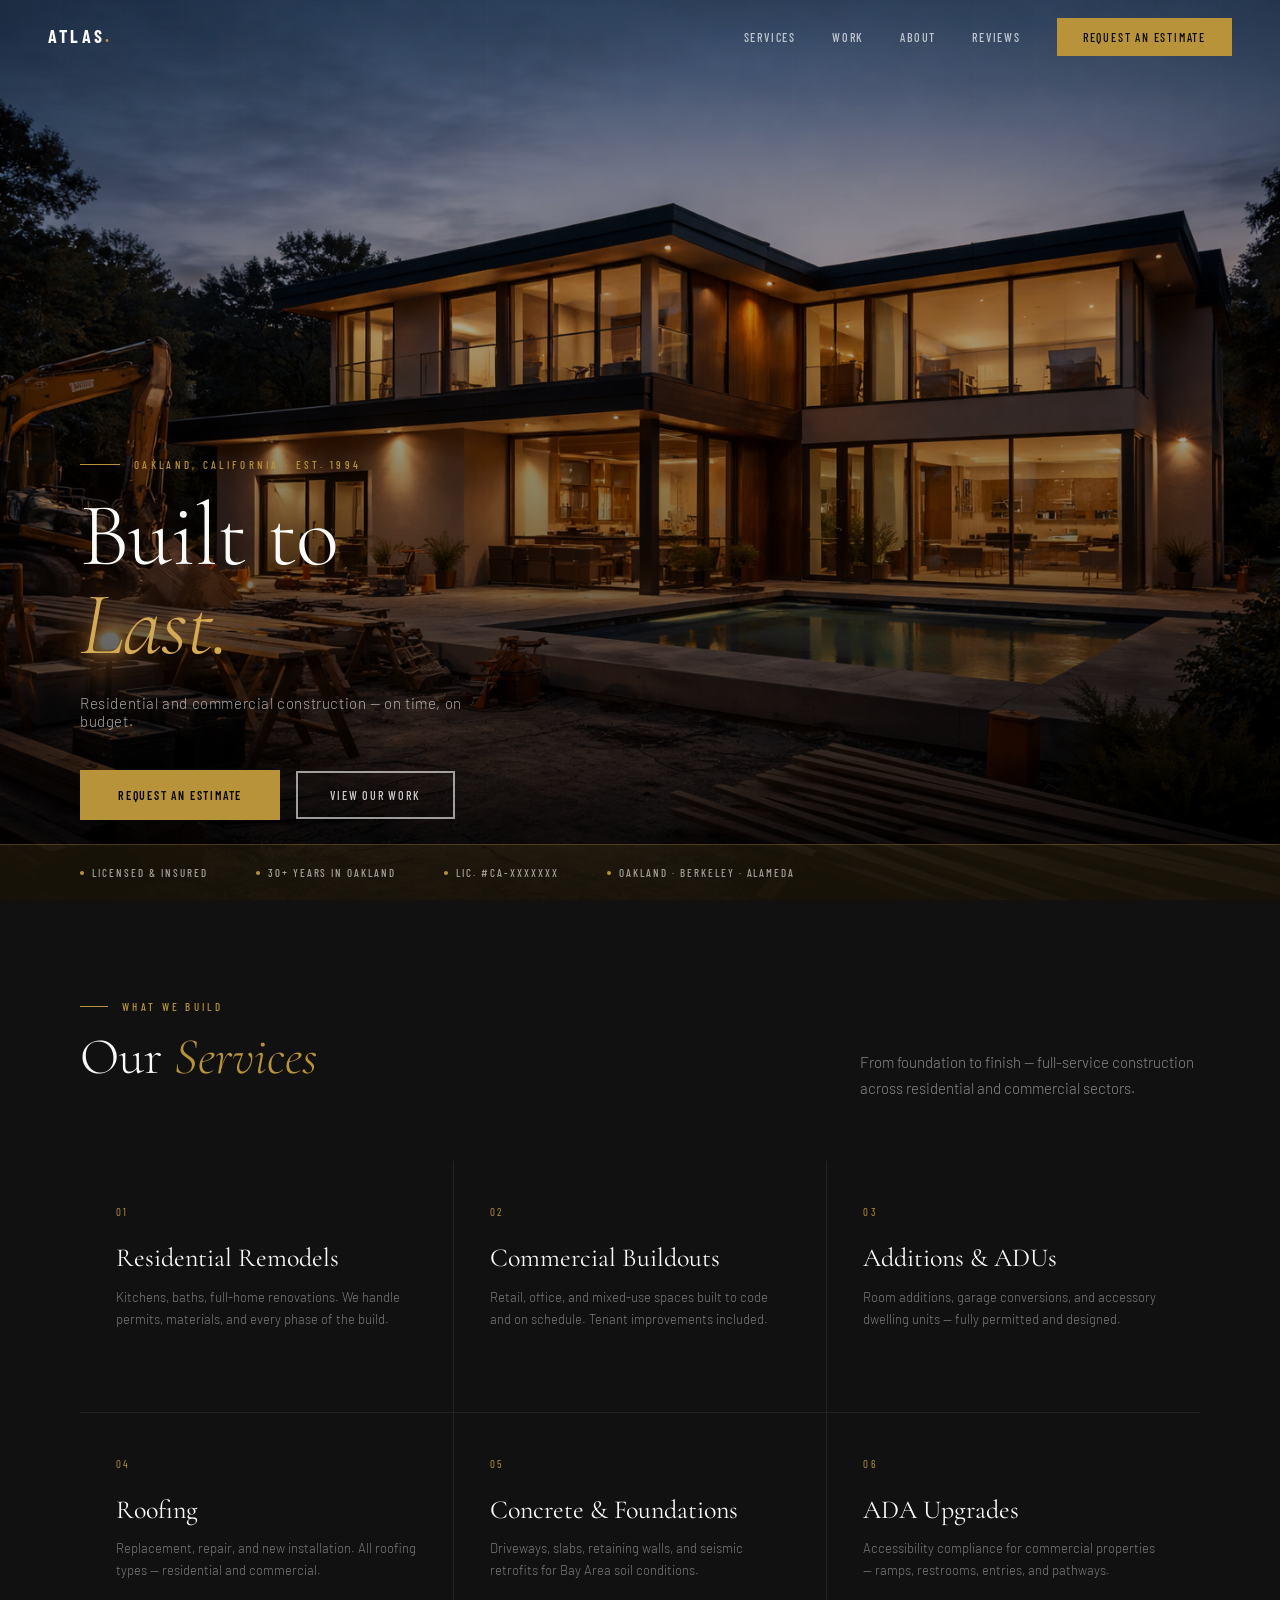
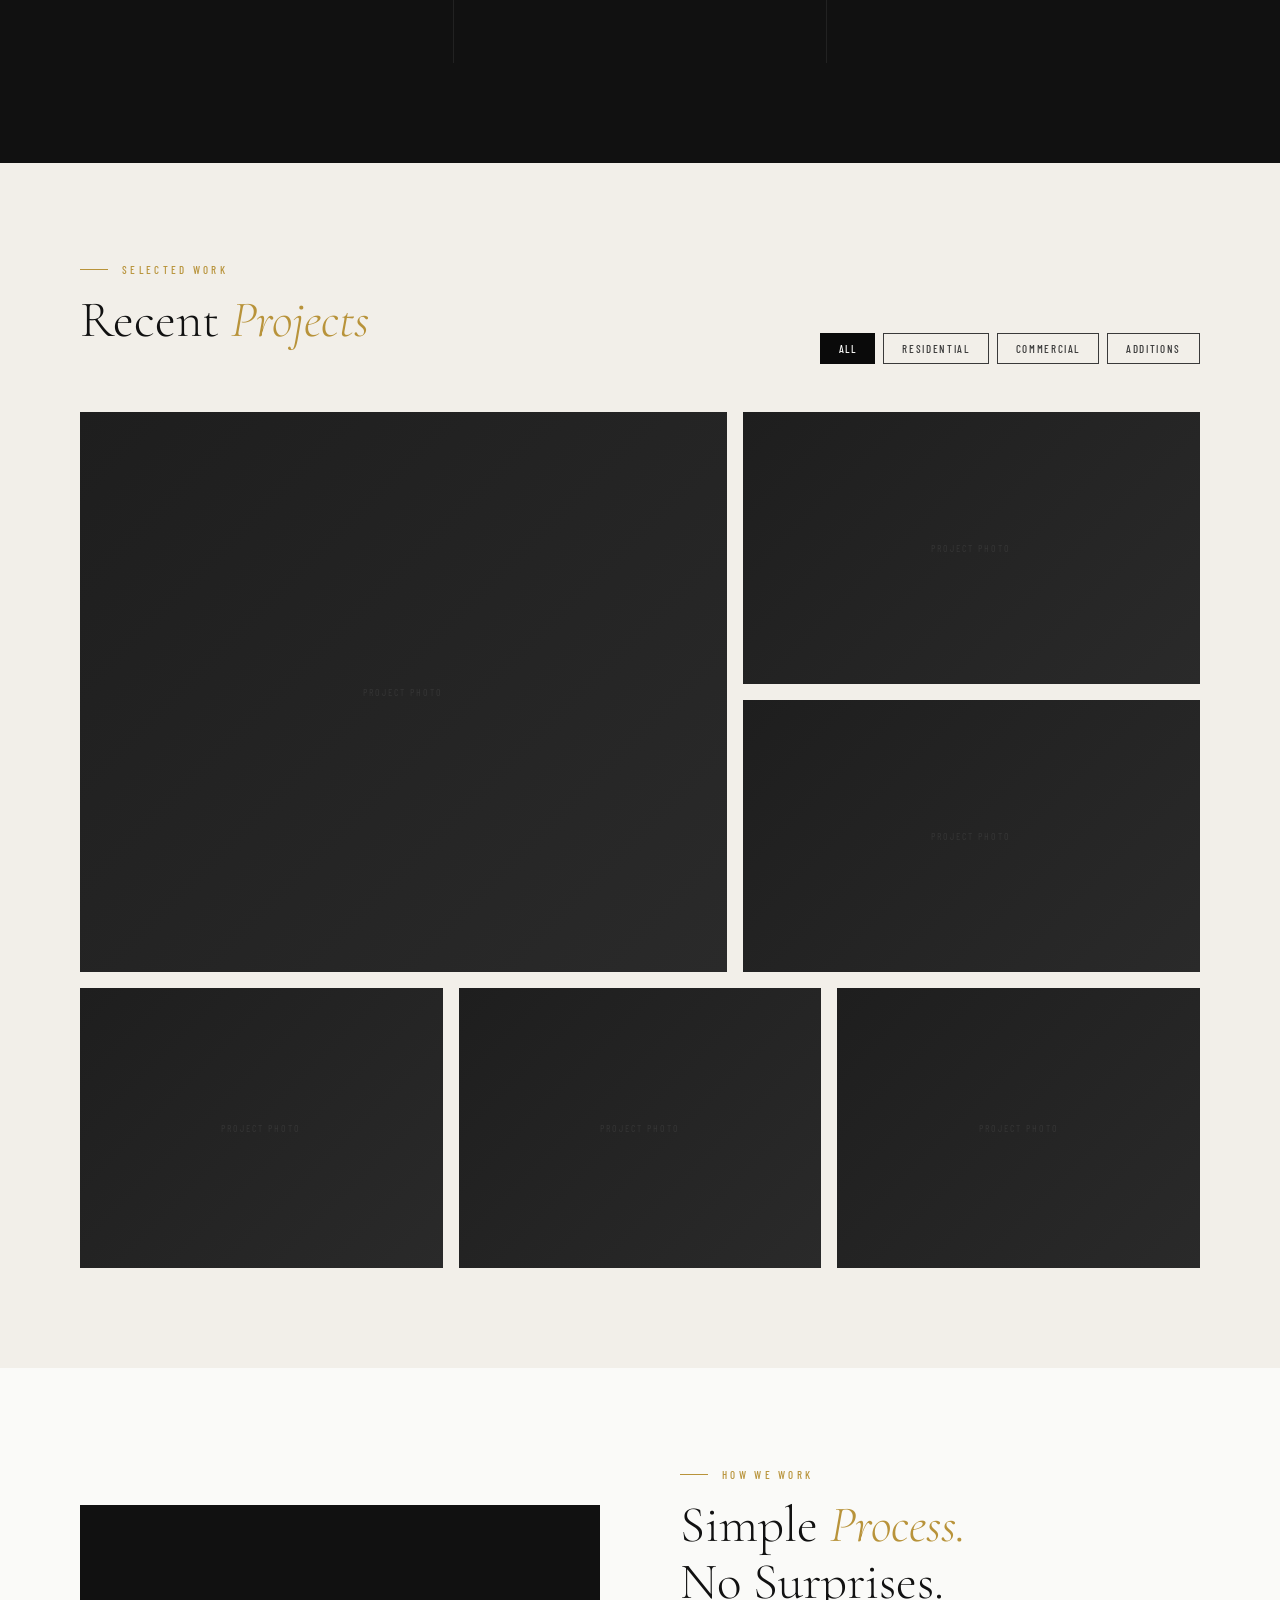
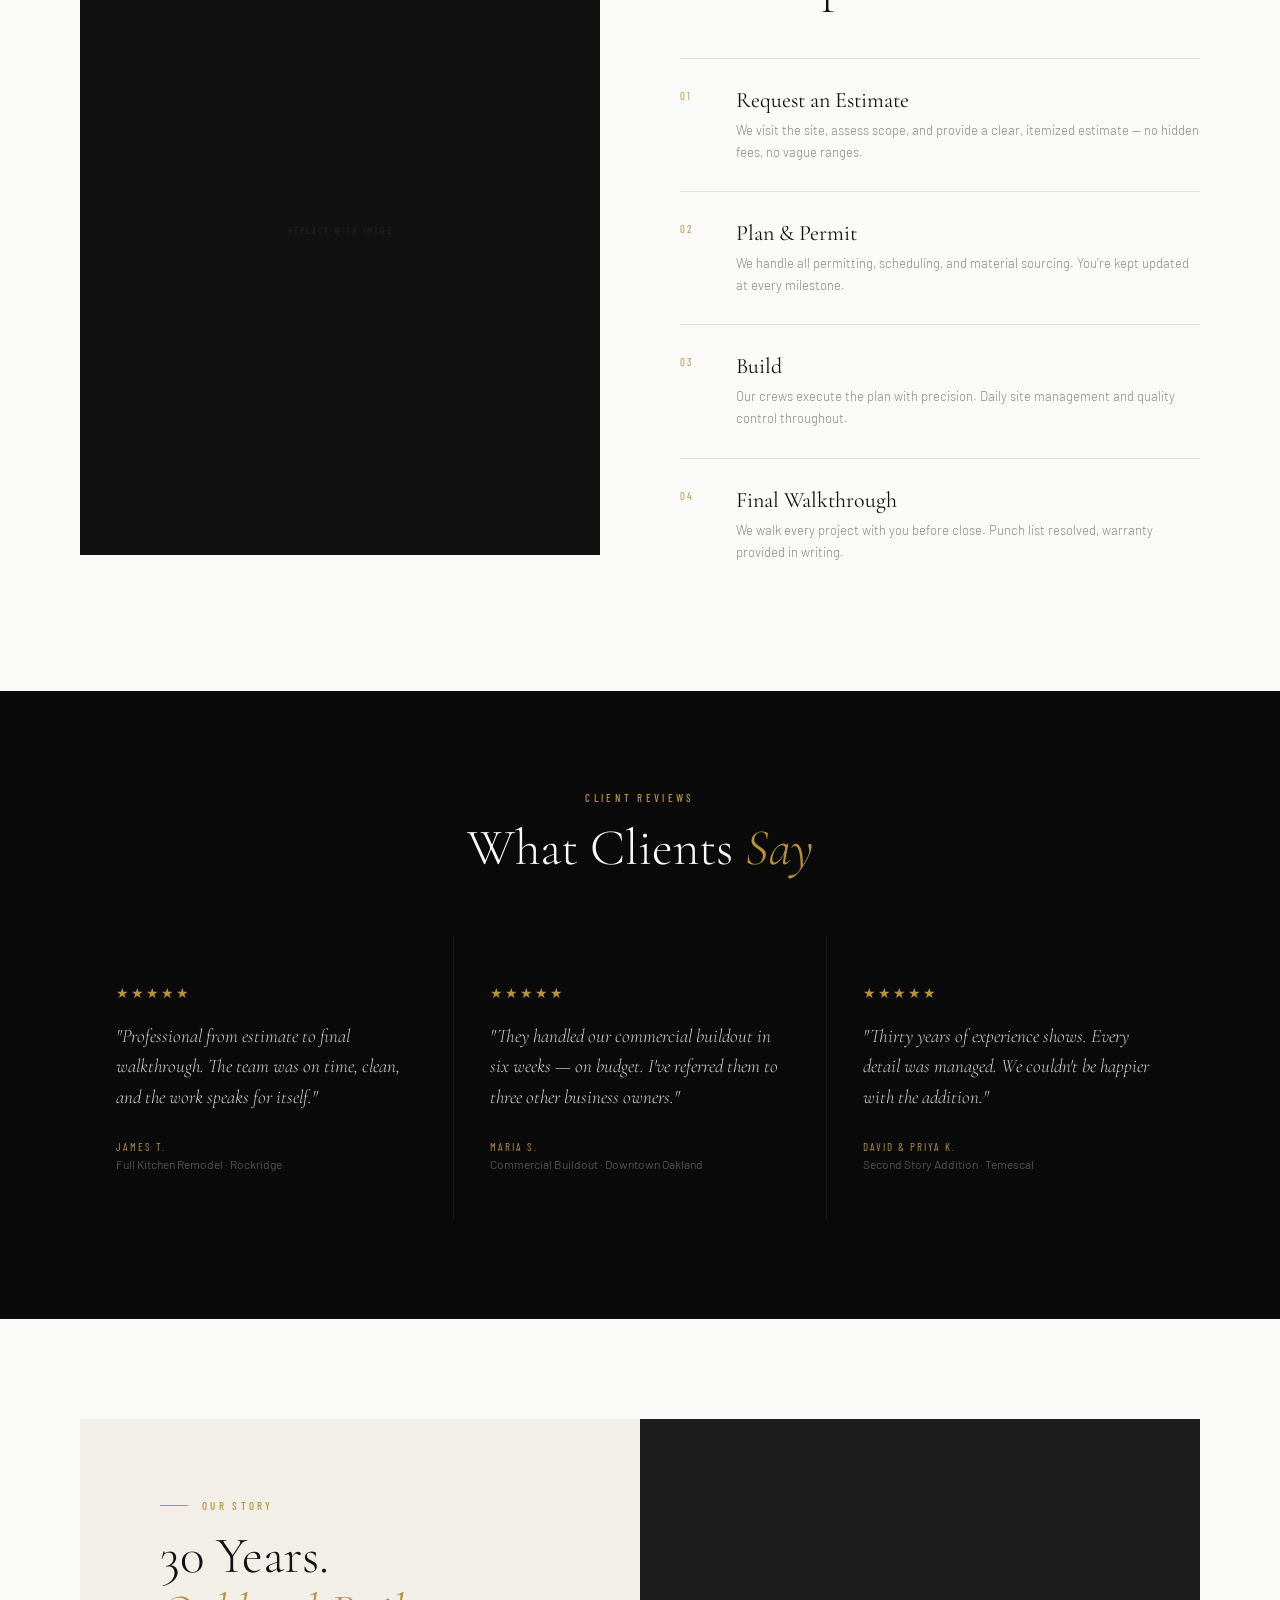
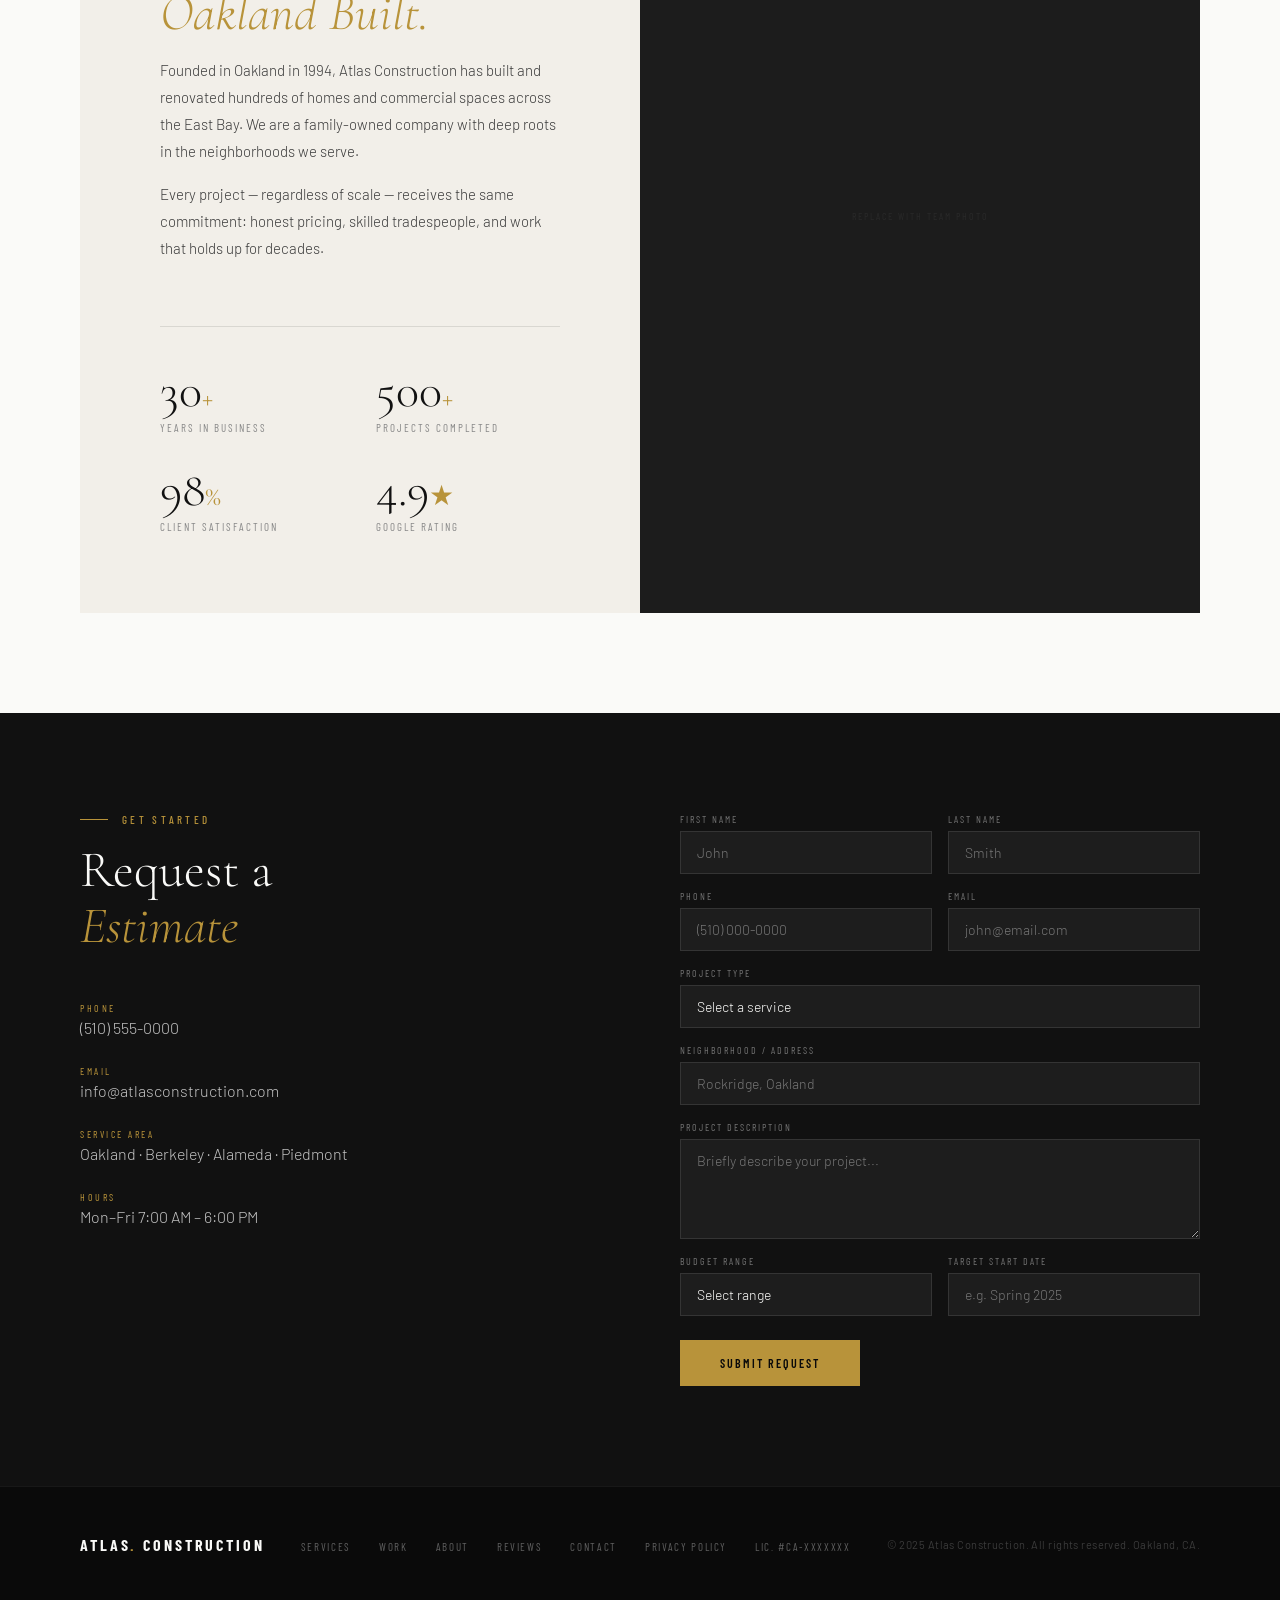
<file: project-root/index.html>
<!DOCTYPE html>
<html lang="en">
<head>
<meta charset="UTF-8">
<meta name="viewport" content="width=device-width, initial-scale=1.0">
<title>Atlas Construction — Oakland</title>
<link rel="preconnect" href="https://fonts.googleapis.com">
<link href="https://fonts.googleapis.com/css2?family=Cormorant+Garamond:wght@300;400;500;600&family=Barlow:wght@300;400;500;600&family=Barlow+Condensed:wght@400;500;600;700&display=swap" rel="stylesheet">
<style>
  :root {
    --black: #0a0a0a;
    --off-black: #111111;
    --charcoal: #1c1c1c;
    --mid: #3a3a3a;
    --muted: #888;
    --light: #c8c4bc;
    --cream: #f2efe9;
    --white: #fafaf8;
    --gold: #b8933a;
    --gold-light: #d4aa55;
  }

  *, *::before, *::after { box-sizing: border-box; margin: 0; padding: 0; }

  html { scroll-behavior: smooth; }

  body {
    font-family: 'Barlow', sans-serif;
    background: var(--white);
    color: var(--black);
    overflow-x: hidden;
  }

  /* ─── NAV ─────────────────────────────────────── */
  nav {
    position: fixed;
    top: 0; left: 0; right: 0;
    z-index: 100;
    display: flex;
    align-items: center;
    justify-content: space-between;
    padding: 0 48px;
    height: 72px;
    transition: background 0.4s, border-color 0.4s;
    border-bottom: 1px solid transparent;
  }

  nav.scrolled {
    background: rgba(10,10,10,0.97);
    border-color: rgba(184,147,58,0.25);
    backdrop-filter: blur(8px);
  }

  .nav-logo {
    font-family: 'Barlow Condensed', sans-serif;
    font-size: 18px;
    font-weight: 700;
    letter-spacing: 0.18em;
    text-transform: uppercase;
    color: var(--white);
    text-decoration: none;
  }

  .nav-logo span { color: var(--gold); }

  .nav-links {
    display: flex;
    gap: 36px;
    list-style: none;
  }

  .nav-links a {
    font-family: 'Barlow Condensed', sans-serif;
    font-size: 12px;
    font-weight: 500;
    letter-spacing: 0.15em;
    text-transform: uppercase;
    color: rgba(255,255,255,0.7);
    text-decoration: none;
    transition: color 0.2s;
  }

  .nav-links a:hover { color: var(--gold-light); }

  .nav-cta {
    font-family: 'Barlow Condensed', sans-serif;
    font-size: 12px;
    font-weight: 600;
    letter-spacing: 0.15em;
    text-transform: uppercase;
    color: var(--black) !important;
    background: var(--gold);
    padding: 10px 24px;
    text-decoration: none;
    transition: background 0.2s;
  }

  .nav-cta:hover { background: var(--gold-light) !important; }

  /* ─── HERO ─────────────────────────────────────── */
  #hero {
    position: relative;
    width: 100%;
    height: 100vh;
    min-height: 700px;
    display: flex;
    flex-direction: column;
    align-items: flex-start;
    justify-content: flex-end;
    padding: 0 80px 80px;
    overflow: hidden;
  }

  .hero-bg {
    position: absolute;
    inset: 0;
    background: linear-gradient(135deg, #1a1a1a 0%, #2d2d2d 40%, #3a3632 100%);
    z-index: 0;
  }

  /* Placeholder texture for the background image */
  .hero-bg::before {
    content: '';
    position: absolute;
    inset: 0;
    background:
      repeating-linear-gradient(
        0deg,
        transparent,
        transparent 60px,
        rgba(255,255,255,0.012) 60px,
        rgba(255,255,255,0.012) 61px
      ),
      repeating-linear-gradient(
        90deg,
        transparent,
        transparent 60px,
        rgba(255,255,255,0.012) 60px,
        rgba(255,255,255,0.012) 61px
      );
  }

  /* The real image will replace this */
  .hero-bg::after {
    content: '';
    position: absolute;
    top: 50%; left: 50%;
    transform: translate(-50%, -50%);
    pointer-events: none;
  }

  .hero-overlay {
    position: absolute;
    inset: 0;
    background: linear-gradient(
      to top,
      rgba(0,0,0,0.85) 0%,
      rgba(0,0,0,0.4) 50%,
      rgba(0,0,0,0.15) 100%
    );
    z-index: 1;
  }

  .hero-content {
    position: relative;
    z-index: 2;
    max-width: 720px;
    animation: heroIn 1.2s cubic-bezier(0.16,1,0.3,1) both;
  }

  @keyframes heroIn {
    from { opacity: 0; transform: translateY(32px); }
    to   { opacity: 1; transform: translateY(0); }
  }

  .hero-eyebrow {
    font-family: 'Barlow Condensed', sans-serif;
    font-size: 11px;
    font-weight: 500;
    letter-spacing: 0.3em;
    text-transform: uppercase;
    color: var(--gold);
    margin-bottom: 20px;
    display: flex;
    align-items: center;
    gap: 14px;
  }

  .hero-eyebrow::before {
    content: '';
    display: block;
    width: 40px;
    height: 1px;
    background: var(--gold);
  }

  .hero-headline {
    font-family: 'Cormorant Garamond', serif;
    font-size: clamp(52px, 7vw, 92px);
    font-weight: 300;
    line-height: 1.0;
    color: var(--white);
    margin-bottom: 24px;
    letter-spacing: -0.01em;
  }

  .hero-headline em {
    font-style: italic;
    color: var(--gold-light);
  }

  .hero-sub {
    font-size: 15px;
    font-weight: 300;
    color: rgba(255,255,255,0.65);
    letter-spacing: 0.04em;
    margin-bottom: 40px;
    max-width: 400px;
  }

  .hero-actions {
    display: flex;
    gap: 16px;
    align-items: center;
    flex-wrap: wrap;
  }

  .btn-primary {
    font-family: 'Barlow Condensed', sans-serif;
    font-size: 12px;
    font-weight: 600;
    letter-spacing: 0.15em;
    text-transform: uppercase;
    background: var(--gold);
    color: var(--black);
    padding: 16px 36px;
    text-decoration: none;
    display: inline-block;
    transition: background 0.2s, transform 0.2s;
  }

  .btn-primary:hover {
    background: var(--gold-light);
    transform: translateY(-1px);
  }

  .btn-ghost {
    font-family: 'Barlow Condensed', sans-serif;
    font-size: 12px;
    font-weight: 500;
    letter-spacing: 0.15em;
    text-transform: uppercase;
    color: rgba(255,255,255,0.8);
    border: 1px solid rgba(255,255,255,0.3);
    padding: 15px 32px;
    text-decoration: none;
    display: inline-block;
    transition: border-color 0.2s, color 0.2s;
  }

  .btn-ghost:hover {
    border-color: var(--gold);
    color: var(--gold-light);
  }

  /* Trust bar */
  .hero-trust {
    position: absolute;
    bottom: 0; left: 0; right: 0;
    z-index: 2;
    background: rgba(184,147,58,0.12);
    border-top: 1px solid rgba(184,147,58,0.3);
    display: flex;
    align-items: center;
    padding: 0 80px;
    height: 56px;
    gap: 48px;
  }

  .trust-item {
    font-family: 'Barlow Condensed', sans-serif;
    font-size: 11px;
    font-weight: 500;
    letter-spacing: 0.18em;
    text-transform: uppercase;
    color: rgba(255,255,255,0.6);
    white-space: nowrap;
    display: flex;
    align-items: center;
    gap: 8px;
  }

  .trust-item .dot {
    width: 4px; height: 4px;
    background: var(--gold);
    border-radius: 50%;
  }

  /* ─── SECTION SHARED ─────────────────────────── */
  section { padding: 100px 80px; }

  .section-label {
    font-family: 'Barlow Condensed', sans-serif;
    font-size: 11px;
    font-weight: 500;
    letter-spacing: 0.3em;
    text-transform: uppercase;
    color: var(--gold);
    margin-bottom: 16px;
    display: flex;
    align-items: center;
    gap: 14px;
  }

  .section-label::before {
    content: '';
    display: block;
    width: 28px;
    height: 1px;
    background: var(--gold);
  }

  .section-title {
    font-family: 'Cormorant Garamond', serif;
    font-size: clamp(36px, 4vw, 58px);
    font-weight: 300;
    line-height: 1.1;
    color: var(--off-black);
    margin-bottom: 16px;
  }

  .section-title em {
    font-style: italic;
    color: var(--gold);
  }

  /* ─── SERVICES ───────────────────────────────── */
  #services { background: var(--off-black); color: var(--white); }

  #services .section-title { color: var(--white); }

  .services-header {
    display: flex;
    justify-content: space-between;
    align-items: flex-end;
    margin-bottom: 60px;
    gap: 40px;
    flex-wrap: wrap;
  }

  .services-intro {
    font-size: 15px;
    font-weight: 300;
    color: rgba(255,255,255,0.5);
    max-width: 340px;
    line-height: 1.7;
  }

  .services-grid {
    display: grid;
    grid-template-columns: repeat(3, 1fr);
    gap: 1px;
    background: rgba(255,255,255,0.07);
  }

  .service-card {
    background: var(--off-black);
    padding: 44px 36px;
    transition: background 0.3s;
    cursor: pointer;
    text-decoration: none;
    display: block;
  }

  .service-card:hover { background: var(--charcoal); }

  .service-number {
    font-family: 'Barlow Condensed', sans-serif;
    font-size: 11px;
    letter-spacing: 0.2em;
    color: var(--gold);
    margin-bottom: 24px;
  }

  .service-name {
    font-family: 'Cormorant Garamond', serif;
    font-size: 26px;
    font-weight: 400;
    color: var(--white);
    margin-bottom: 12px;
    line-height: 1.2;
  }

  .service-desc {
    font-size: 13px;
    font-weight: 300;
    color: rgba(255,255,255,0.45);
    line-height: 1.7;
  }

  .service-arrow {
    display: inline-block;
    margin-top: 24px;
    font-family: 'Barlow Condensed', sans-serif;
    font-size: 11px;
    letter-spacing: 0.15em;
    text-transform: uppercase;
    color: var(--gold);
    opacity: 0;
    transform: translateX(-8px);
    transition: opacity 0.3s, transform 0.3s;
  }

  .service-card:hover .service-arrow {
    opacity: 1;
    transform: translateX(0);
  }

  /* ─── PORTFOLIO ──────────────────────────────── */
  #portfolio { background: var(--cream); padding-bottom: 0; }

  .portfolio-header {
    display: flex;
    justify-content: space-between;
    align-items: flex-end;
    margin-bottom: 48px;
    flex-wrap: wrap;
    gap: 24px;
  }

  .portfolio-filters {
    display: flex;
    gap: 8px;
    flex-wrap: wrap;
  }

  .filter-btn {
    font-family: 'Barlow Condensed', sans-serif;
    font-size: 11px;
    font-weight: 500;
    letter-spacing: 0.15em;
    text-transform: uppercase;
    padding: 8px 18px;
    border: 1px solid var(--mid);
    background: transparent;
    color: var(--mid);
    cursor: pointer;
    transition: all 0.2s;
  }

  .filter-btn.active, .filter-btn:hover {
    background: var(--black);
    border-color: var(--black);
    color: var(--white);
  }

  .portfolio-grid {
    display: grid;
    grid-template-columns: repeat(12, 1fr);
    gap: 16px;
  }

  .portfolio-item {
    position: relative;
    overflow: hidden;
    background: var(--charcoal);
    cursor: pointer;
  }

  .portfolio-item:nth-child(1) { grid-column: span 7; grid-row: span 2; aspect-ratio: unset; height: 560px; }
  .portfolio-item:nth-child(2) { grid-column: span 5; height: 272px; }
  .portfolio-item:nth-child(3) { grid-column: span 5; height: 272px; }
  .portfolio-item:nth-child(4) { grid-column: span 4; height: 280px; margin-bottom: 100px; }
  .portfolio-item:nth-child(5) { grid-column: span 4; height: 280px; margin-bottom: 100px; }
  .portfolio-item:nth-child(6) { grid-column: span 4; height: 280px; margin-bottom: 100px; }

  .portfolio-img-placeholder {
    width: 100%; height: 100%;
    display: flex;
    align-items: center;
    justify-content: center;
    font-family: 'Barlow Condensed', sans-serif;
    font-size: 10px;
    letter-spacing: 0.2em;
    color: rgba(255,255,255,0.08);
    background: linear-gradient(135deg, #1e1e1e, #2a2a2a);
    text-transform: uppercase;
  }

  .portfolio-caption {
    position: absolute;
    bottom: 0; left: 0; right: 0;
    padding: 32px 28px 24px;
    background: linear-gradient(to top, rgba(0,0,0,0.85), transparent);
    transform: translateY(20px);
    opacity: 0;
    transition: transform 0.35s, opacity 0.35s;
  }

  .portfolio-item:hover .portfolio-caption {
    transform: translateY(0);
    opacity: 1;
  }

  .caption-type {
    font-family: 'Barlow Condensed', sans-serif;
    font-size: 10px;
    letter-spacing: 0.2em;
    text-transform: uppercase;
    color: var(--gold);
    margin-bottom: 4px;
  }

  .caption-name {
    font-family: 'Cormorant Garamond', serif;
    font-size: 20px;
    font-weight: 400;
    color: var(--white);
  }

  /* ─── PROCESS ────────────────────────────────── */
  #process {
    background: var(--white);
    display: grid;
    grid-template-columns: 1fr 1fr;
    gap: 80px;
    align-items: center;
    padding: 100px 80px;
  }

  .process-steps {
    display: flex;
    flex-direction: column;
    gap: 0;
    margin-top: 48px;
  }

  .process-step {
    display: flex;
    gap: 28px;
    padding: 28px 0;
    border-top: 1px solid rgba(0,0,0,0.1);
    position: relative;
  }

  .step-num {
    font-family: 'Barlow Condensed', sans-serif;
    font-size: 11px;
    letter-spacing: 0.2em;
    color: var(--gold);
    min-width: 28px;
    padding-top: 2px;
  }

  .step-content h4 {
    font-family: 'Cormorant Garamond', serif;
    font-size: 22px;
    font-weight: 400;
    color: var(--off-black);
    margin-bottom: 6px;
  }

  .step-content p {
    font-size: 13px;
    font-weight: 300;
    color: var(--muted);
    line-height: 1.7;
  }

  .process-visual {
    background: var(--off-black);
    aspect-ratio: 4/5;
    display: flex;
    align-items: center;
    justify-content: center;
    font-family: 'Barlow Condensed', sans-serif;
    font-size: 10px;
    letter-spacing: 0.2em;
    color: rgba(255,255,255,0.07);
    text-transform: uppercase;
  }

  /* ─── TESTIMONIALS ───────────────────────────── */
  #testimonials {
    background: var(--black);
    padding: 100px 80px;
    text-align: center;
  }

  #testimonials .section-label { justify-content: center; }
  #testimonials .section-label::before { display: none; }
  #testimonials .section-title { color: var(--white); }

  .testimonials-grid {
    display: grid;
    grid-template-columns: repeat(3, 1fr);
    gap: 1px;
    background: rgba(255,255,255,0.06);
    margin-top: 60px;
  }

  .testimonial {
    background: var(--black);
    padding: 48px 36px;
    text-align: left;
  }

  .stars {
    color: var(--gold);
    font-size: 14px;
    letter-spacing: 2px;
    margin-bottom: 20px;
  }

  .testimonial-text {
    font-family: 'Cormorant Garamond', serif;
    font-size: 19px;
    font-weight: 300;
    font-style: italic;
    color: rgba(255,255,255,0.8);
    line-height: 1.6;
    margin-bottom: 28px;
  }

  .testimonial-author {
    font-family: 'Barlow Condensed', sans-serif;
    font-size: 11px;
    letter-spacing: 0.18em;
    text-transform: uppercase;
    color: var(--gold);
  }

  .testimonial-project {
    font-size: 12px;
    color: rgba(255,255,255,0.3);
    margin-top: 4px;
  }

  /* ─── ABOUT STRIP ────────────────────────────── */
  #about {
    display: grid;
    grid-template-columns: 1fr 1fr;
    min-height: 560px;
  }

  .about-text {
    background: var(--cream);
    padding: 80px;
    display: flex;
    flex-direction: column;
    justify-content: center;
  }

  .about-text p {
    font-size: 15px;
    font-weight: 300;
    color: var(--mid);
    line-height: 1.8;
    margin-bottom: 16px;
  }

  .about-stats {
    display: grid;
    grid-template-columns: 1fr 1fr;
    gap: 32px;
    margin-top: 48px;
    padding-top: 40px;
    border-top: 1px solid rgba(0,0,0,0.1);
  }

  .stat-number {
    font-family: 'Cormorant Garamond', serif;
    font-size: 48px;
    font-weight: 300;
    color: var(--off-black);
    line-height: 1;
  }

  .stat-number span { color: var(--gold); font-size: 28px; }

  .stat-label {
    font-family: 'Barlow Condensed', sans-serif;
    font-size: 11px;
    letter-spacing: 0.18em;
    text-transform: uppercase;
    color: var(--muted);
    margin-top: 6px;
  }

  .about-visual {
    background: var(--charcoal);
    display: flex;
    align-items: center;
    justify-content: center;
    font-family: 'Barlow Condensed', sans-serif;
    font-size: 10px;
    letter-spacing: 0.2em;
    color: rgba(255,255,255,0.06);
    text-transform: uppercase;
    min-height: 480px;
  }

  /* ─── CONTACT ────────────────────────────────── */
  #contact {
    background: var(--off-black);
    padding: 100px 80px;
    display: grid;
    grid-template-columns: 1fr 1fr;
    gap: 80px;
    align-items: start;
  }

  .contact-left .section-title { color: var(--white); }

  .contact-info {
    margin-top: 48px;
    display: flex;
    flex-direction: column;
    gap: 28px;
  }

  .contact-item {
    display: flex;
    flex-direction: column;
    gap: 4px;
  }

  .contact-item-label {
    font-family: 'Barlow Condensed', sans-serif;
    font-size: 10px;
    letter-spacing: 0.25em;
    text-transform: uppercase;
    color: var(--gold);
  }

  .contact-item-value {
    font-size: 16px;
    font-weight: 300;
    color: rgba(255,255,255,0.75);
  }

  .contact-item-value a {
    color: inherit;
    text-decoration: none;
    transition: color 0.2s;
  }

  .contact-item-value a:hover { color: var(--gold-light); }

  /* Form */
  .contact-form {
    display: flex;
    flex-direction: column;
    gap: 16px;
  }

  .form-row {
    display: grid;
    grid-template-columns: 1fr 1fr;
    gap: 16px;
  }

  .form-group {
    display: flex;
    flex-direction: column;
    gap: 6px;
  }

  .form-group label {
    font-family: 'Barlow Condensed', sans-serif;
    font-size: 10px;
    letter-spacing: 0.2em;
    text-transform: uppercase;
    color: rgba(255,255,255,0.4);
  }

  .form-group input,
  .form-group select,
  .form-group textarea {
    background: rgba(255,255,255,0.05);
    border: 1px solid rgba(255,255,255,0.1);
    color: var(--white);
    padding: 12px 16px;
    font-family: 'Barlow', sans-serif;
    font-size: 14px;
    font-weight: 300;
    outline: none;
    transition: border-color 0.2s;
    width: 100%;
    appearance: none;
  }

  .form-group input:focus,
  .form-group select:focus,
  .form-group textarea:focus {
    border-color: var(--gold);
  }

  .form-group select option { background: var(--off-black); }
  .form-group textarea { resize: vertical; min-height: 100px; }

  .form-submit {
    font-family: 'Barlow Condensed', sans-serif;
    font-size: 12px;
    font-weight: 600;
    letter-spacing: 0.18em;
    text-transform: uppercase;
    background: var(--gold);
    color: var(--black);
    border: none;
    padding: 16px 40px;
    cursor: pointer;
    transition: background 0.2s;
    align-self: flex-start;
    margin-top: 8px;
  }

  .form-submit:hover { background: var(--gold-light); }

  /* ─── FOOTER ─────────────────────────────────── */
  footer {
    background: var(--black);
    padding: 48px 80px;
    display: flex;
    justify-content: space-between;
    align-items: center;
    border-top: 1px solid rgba(255,255,255,0.06);
    flex-wrap: wrap;
    gap: 24px;
  }

  .footer-logo {
    font-family: 'Barlow Condensed', sans-serif;
    font-size: 16px;
    font-weight: 700;
    letter-spacing: 0.18em;
    text-transform: uppercase;
    color: var(--white);
  }

  .footer-logo span { color: var(--gold); }

  .footer-links {
    display: flex;
    gap: 28px;
    list-style: none;
    flex-wrap: wrap;
  }

  .footer-links a {
    font-family: 'Barlow Condensed', sans-serif;
    font-size: 11px;
    letter-spacing: 0.15em;
    text-transform: uppercase;
    color: rgba(255,255,255,0.35);
    text-decoration: none;
    transition: color 0.2s;
  }

  .footer-links a:hover { color: var(--gold); }

  .footer-legal {
    font-size: 11px;
    color: rgba(255,255,255,0.2);
    letter-spacing: 0.04em;
  }

  /* ─── SCROLL REVEAL ──────────────────────────── */
  .reveal {
    opacity: 0;
    transform: translateY(24px);
    transition: opacity 0.7s cubic-bezier(0.16,1,0.3,1), transform 0.7s cubic-bezier(0.16,1,0.3,1);
  }

  .reveal.visible {
    opacity: 1;
    transform: translateY(0);
  }

  /* ─── RESPONSIVE ─────────────────────────────── */
  @media (max-width: 900px) {
    nav { padding: 0 24px; }
    .nav-links { display: none; }

    #hero { padding: 0 24px 72px; }
    .hero-trust { padding: 0 24px; gap: 20px; overflow-x: auto; }

    section { padding: 72px 24px; }

    #process {
      grid-template-columns: 1fr;
      gap: 48px;
      padding: 72px 24px;
    }

    .process-visual { display: none; }

    .services-grid { grid-template-columns: 1fr 1fr; }

    .testimonials-grid { grid-template-columns: 1fr; }

    .portfolio-item:nth-child(1) { grid-column: span 12; height: 360px; }
    .portfolio-item:nth-child(2),
    .portfolio-item:nth-child(3) { grid-column: span 6; height: 220px; }
    .portfolio-item:nth-child(4),
    .portfolio-item:nth-child(5),
    .portfolio-item:nth-child(6) { grid-column: span 12; height: 220px; margin-bottom: 0; }
    .portfolio-grid { gap: 8px; }

    #about { grid-template-columns: 1fr; }
    .about-text { padding: 56px 24px; }
    .about-visual { display: none; }

    #contact { grid-template-columns: 1fr; gap: 48px; padding: 72px 24px; }
    .form-row { grid-template-columns: 1fr; }

    footer { padding: 40px 24px; flex-direction: column; align-items: flex-start; }
  }

  @media (max-width: 600px) {
    .services-grid { grid-template-columns: 1fr; }
    .hero-headline { font-size: 44px; }
    .about-stats { grid-template-columns: 1fr 1fr; gap: 20px; }
  }

  /* additional hero background and responsive tweaks */
  .hero-bg {
    background-image: url('images/hero-bg.png');
    background-size: cover;
    background-position: center;
    opacity: 0;
    animation: bgFade 1.5s ease-in-out forwards;
    filter: blur(0);
  }

  @keyframes bgFade {
    to { opacity: 1; }
  }

  /* make button borders more visible */
  .btn-primary, .btn-ghost, .nav-cta {
    border: 2px solid var(--gold);
  }
  .btn-ghost { border-color: rgba(255,255,255,0.6); }
  .nav-cta { background: var(--gold); color: var(--black) !important; }

  /* responsive adjustments */
  @media (max-width: 768px) {
    #hero { padding: 0 40px 60px; min-height: 60vh; }
    .hero-content { max-width: 90%; text-align: center; }
    .hero-eyebrow, .hero-actions { justify-content: center; }
    .nav { padding: 0 24px; }
  }
  @media (max-width: 480px) {
    #hero { padding: 0 20px 50px; }
    .hero-headline { font-size: clamp(40px, 8vw, 64px); }
    .hero-sub { max-width: 100%; }
  }
</style>
</head>
<body>

<!-- ─── NAV ─── -->
<nav id="main-nav">
  <a href="#" class="nav-logo">Atlas<span>.</span></a>
  <ul class="nav-links">
    <li><a href="#services">Services</a></li>
    <li><a href="#portfolio">Work</a></li>
    <li><a href="#about">About</a></li>
    <li><a href="#testimonials">Reviews</a></li>
    <li><a href="#contact" class="nav-cta">Request an Estimate</a></li>
  </ul>
</nav>

<!-- ─── HERO ─── -->
<section id="hero">
  <div class="hero-bg"></div>
  <div class="hero-overlay"></div>

  <div class="hero-content">
    <div class="hero-eyebrow">Oakland, California · Est. 1994</div>
    <h1 class="hero-headline">Built to<br><em>Last.</em></h1>
    <p class="hero-sub">Residential and commercial construction — on time, on budget.</p>
    <div class="hero-actions">
      <a href="#contact" class="btn-primary">Request an Estimate</a>
      <a href="#portfolio" class="btn-ghost">View Our Work</a>
    </div>
  </div>

  <div class="hero-trust">
    <div class="trust-item"><span class="dot"></span>Licensed & Insured</div>
    <div class="trust-item"><span class="dot"></span>30+ Years in Oakland</div>
    <div class="trust-item"><span class="dot"></span>Lic. #CA-XXXXXXX</div>
    <div class="trust-item"><span class="dot"></span>Oakland · Berkeley · Alameda</div>
  </div>
</section>

<!-- ─── SERVICES ─── -->
<section id="services">
  <div class="services-header reveal">
    <div>
      <div class="section-label">What We Build</div>
      <h2 class="section-title">Our <em>Services</em></h2>
    </div>
    <p class="services-intro">From foundation to finish — full-service construction across residential and commercial sectors.</p>
  </div>

  <div class="services-grid">
    <a href="#contact" class="service-card reveal">
      <div class="service-number">01</div>
      <div class="service-name">Residential Remodels</div>
      <p class="service-desc">Kitchens, baths, full-home renovations. We handle permits, materials, and every phase of the build.</p>
      <span class="service-arrow">Learn More →</span>
    </a>
    <a href="#contact" class="service-card reveal">
      <div class="service-number">02</div>
      <div class="service-name">Commercial Buildouts</div>
      <p class="service-desc">Retail, office, and mixed-use spaces built to code and on schedule. Tenant improvements included.</p>
      <span class="service-arrow">Learn More →</span>
    </a>
    <a href="#contact" class="service-card reveal">
      <div class="service-number">03</div>
      <div class="service-name">Additions & ADUs</div>
      <p class="service-desc">Room additions, garage conversions, and accessory dwelling units — fully permitted and designed.</p>
      <span class="service-arrow">Learn More →</span>
    </a>
    <a href="#contact" class="service-card reveal">
      <div class="service-number">04</div>
      <div class="service-name">Roofing</div>
      <p class="service-desc">Replacement, repair, and new installation. All roofing types — residential and commercial.</p>
      <span class="service-arrow">Learn More →</span>
    </a>
    <a href="#contact" class="service-card reveal">
      <div class="service-number">05</div>
      <div class="service-name">Concrete & Foundations</div>
      <p class="service-desc">Driveways, slabs, retaining walls, and seismic retrofits for Bay Area soil conditions.</p>
      <span class="service-arrow">Learn More →</span>
    </a>
    <a href="#contact" class="service-card reveal">
      <div class="service-number">06</div>
      <div class="service-name">ADA Upgrades</div>
      <p class="service-desc">Accessibility compliance for commercial properties — ramps, restrooms, entries, and pathways.</p>
      <span class="service-arrow">Learn More →</span>
    </a>
  </div>
</section>

<!-- ─── PORTFOLIO ─── -->
<section id="portfolio">
  <div class="portfolio-header reveal">
    <div>
      <div class="section-label">Selected Work</div>
      <h2 class="section-title">Recent <em>Projects</em></h2>
    </div>
    <div class="portfolio-filters">
      <button class="filter-btn active">All</button>
      <button class="filter-btn">Residential</button>
      <button class="filter-btn">Commercial</button>
      <button class="filter-btn">Additions</button>
    </div>
  </div>

  <div class="portfolio-grid">
    <div class="portfolio-item reveal">
      <div class="portfolio-img-placeholder">Project Photo</div>
      <div class="portfolio-caption">
        <div class="caption-type">Residential · Rockridge</div>
        <div class="caption-name">Full Home Renovation</div>
      </div>
    </div>
    <div class="portfolio-item reveal">
      <div class="portfolio-img-placeholder">Project Photo</div>
      <div class="portfolio-caption">
        <div class="caption-type">Commercial · Downtown Oakland</div>
        <div class="caption-name">Office Buildout, 4,200 SF</div>
      </div>
    </div>
    <div class="portfolio-item reveal">
      <div class="portfolio-img-placeholder">Project Photo</div>
      <div class="portfolio-caption">
        <div class="caption-type">Addition · Temescal</div>
        <div class="caption-name">Second Story Addition</div>
      </div>
    </div>
    <div class="portfolio-item reveal">
      <div class="portfolio-img-placeholder">Project Photo</div>
      <div class="portfolio-caption">
        <div class="caption-type">Residential · Piedmont</div>
        <div class="caption-name">Kitchen & Bath Remodel</div>
      </div>
    </div>
    <div class="portfolio-item reveal">
      <div class="portfolio-img-placeholder">Project Photo</div>
      <div class="portfolio-caption">
        <div class="caption-type">Concrete · Alameda</div>
        <div class="caption-name">Driveway & Retaining Wall</div>
      </div>
    </div>
    <div class="portfolio-item reveal">
      <div class="portfolio-img-placeholder">Project Photo</div>
      <div class="portfolio-caption">
        <div class="caption-type">Commercial · Grand Ave</div>
        <div class="caption-name">Restaurant Buildout</div>
      </div>
    </div>
  </div>
</section>

<!-- ─── PROCESS ─── -->
<section id="process">
  <div class="process-visual">Replace with image</div>

  <div>
    <div class="section-label reveal">How We Work</div>
    <h2 class="section-title reveal">Simple <em>Process.</em><br>No Surprises.</h2>

    <div class="process-steps">
      <div class="process-step reveal">
        <div class="step-num">01</div>
        <div class="step-content">
          <h4>Request an Estimate</h4>
          <p>We visit the site, assess scope, and provide a clear, itemized estimate — no hidden fees, no vague ranges.</p>
        </div>
      </div>
      <div class="process-step reveal">
        <div class="step-num">02</div>
        <div class="step-content">
          <h4>Plan & Permit</h4>
          <p>We handle all permitting, scheduling, and material sourcing. You're kept updated at every milestone.</p>
        </div>
      </div>
      <div class="process-step reveal">
        <div class="step-num">03</div>
        <div class="step-content">
          <h4>Build</h4>
          <p>Our crews execute the plan with precision. Daily site management and quality control throughout.</p>
        </div>
      </div>
      <div class="process-step reveal">
        <div class="step-num">04</div>
        <div class="step-content">
          <h4>Final Walkthrough</h4>
          <p>We walk every project with you before close. Punch list resolved, warranty provided in writing.</p>
        </div>
      </div>
    </div>
  </div>
</section>

<!-- ─── TESTIMONIALS ─── -->
<section id="testimonials">
  <div class="section-label reveal">Client Reviews</div>
  <h2 class="section-title reveal">What Clients <em>Say</em></h2>

  <div class="testimonials-grid">
    <div class="testimonial reveal">
      <div class="stars">★★★★★</div>
      <p class="testimonial-text">"Professional from estimate to final walkthrough. The team was on time, clean, and the work speaks for itself."</p>
      <div class="testimonial-author">James T.</div>
      <div class="testimonial-project">Full Kitchen Remodel · Rockridge</div>
    </div>
    <div class="testimonial reveal">
      <div class="stars">★★★★★</div>
      <p class="testimonial-text">"They handled our commercial buildout in six weeks — on budget. I've referred them to three other business owners."</p>
      <div class="testimonial-author">Maria S.</div>
      <div class="testimonial-project">Commercial Buildout · Downtown Oakland</div>
    </div>
    <div class="testimonial reveal">
      <div class="stars">★★★★★</div>
      <p class="testimonial-text">"Thirty years of experience shows. Every detail was managed. We couldn't be happier with the addition."</p>
      <div class="testimonial-author">David & Priya K.</div>
      <div class="testimonial-project">Second Story Addition · Temescal</div>
    </div>
  </div>
</section>

<!-- ─── ABOUT ─── -->
<section id="about">
  <div class="about-text">
    <div class="section-label reveal">Our Story</div>
    <h2 class="section-title reveal">30 Years.<br><em>Oakland Built.</em></h2>
    <p class="reveal">Founded in Oakland in 1994, Atlas Construction has built and renovated hundreds of homes and commercial spaces across the East Bay. We are a family-owned company with deep roots in the neighborhoods we serve.</p>
    <p class="reveal">Every project — regardless of scale — receives the same commitment: honest pricing, skilled tradespeople, and work that holds up for decades.</p>

    <div class="about-stats reveal">
      <div>
        <div class="stat-number">30<span>+</span></div>
        <div class="stat-label">Years in Business</div>
      </div>
      <div>
        <div class="stat-number">500<span>+</span></div>
        <div class="stat-label">Projects Completed</div>
      </div>
      <div>
        <div class="stat-number">98<span>%</span></div>
        <div class="stat-label">Client Satisfaction</div>
      </div>
      <div>
        <div class="stat-number">4.9<span>★</span></div>
        <div class="stat-label">Google Rating</div>
      </div>
    </div>
  </div>
  <div class="about-visual">Replace with team photo</div>
</section>

<!-- ─── CONTACT ─── -->
<section id="contact">
  <div class="contact-left">
    <div class="section-label reveal">Get Started</div>
    <h2 class="section-title reveal">Request a<br><em>Estimate</em></h2>

    <div class="contact-info reveal">
      <div class="contact-item">
        <span class="contact-item-label">Phone</span>
        <span class="contact-item-value"><a href="tel:+15105550000">(510) 555-0000</a></span>
      </div>
      <div class="contact-item">
        <span class="contact-item-label">Email</span>
        <span class="contact-item-value"><a href="mailto:info@atlasconstruction.com">info@atlasconstruction.com</a></span>
      </div>
      <div class="contact-item">
        <span class="contact-item-label">Service Area</span>
        <span class="contact-item-value">Oakland · Berkeley · Alameda · Piedmont</span>
      </div>
      <div class="contact-item">
        <span class="contact-item-label">Hours</span>
        <span class="contact-item-value">Mon–Fri 7:00 AM – 6:00 PM</span>
      </div>
    </div>
  </div>

  <div class="contact-right reveal">
    <form class="contact-form" onsubmit="handleSubmit(event)">
      <div class="form-row">
        <div class="form-group">
          <label>First Name</label>
          <input type="text" placeholder="John" required>
        </div>
        <div class="form-group">
          <label>Last Name</label>
          <input type="text" placeholder="Smith">
        </div>
      </div>
      <div class="form-row">
        <div class="form-group">
          <label>Phone</label>
          <input type="tel" placeholder="(510) 000-0000">
        </div>
        <div class="form-group">
          <label>Email</label>
          <input type="email" placeholder="john@email.com" required>
        </div>
      </div>
      <div class="form-group">
        <label>Project Type</label>
        <select>
          <option value="" disabled selected>Select a service</option>
          <option>Residential Remodel</option>
          <option>Commercial Buildout</option>
          <option>Addition / ADU</option>
          <option>Roofing</option>
          <option>Concrete / Foundation</option>
          <option>ADA Upgrade</option>
          <option>Other</option>
        </select>
      </div>
      <div class="form-group">
        <label>Neighborhood / Address</label>
        <input type="text" placeholder="Rockridge, Oakland">
      </div>
      <div class="form-group">
        <label>Project Description</label>
        <textarea placeholder="Briefly describe your project..."></textarea>
      </div>
      <div class="form-row">
        <div class="form-group">
          <label>Budget Range</label>
          <select>
            <option value="" disabled selected>Select range</option>
            <option>Under $25,000</option>
            <option>$25,000 – $75,000</option>
            <option>$75,000 – $200,000</option>
            <option>$200,000+</option>
          </select>
        </div>
        <div class="form-group">
          <label>Target Start Date</label>
          <input type="text" placeholder="e.g. Spring 2025">
        </div>
      </div>
      <button type="submit" class="form-submit">Submit Request</button>
    </form>
  </div>
</section>

<!-- ─── FOOTER ─── -->
<footer>
  <div class="footer-logo">Atlas<span>.</span> Construction</div>
  <ul class="footer-links">
    <li><a href="#services">Services</a></li>
    <li><a href="#portfolio">Work</a></li>
    <li><a href="#about">About</a></li>
    <li><a href="#testimonials">Reviews</a></li>
    <li><a href="#contact">Contact</a></li>
    <li><a href="#">Privacy Policy</a></li>
    <li><a href="#">Lic. #CA-XXXXXXX</a></li>
  </ul>
  <div class="footer-legal">© 2025 Atlas Construction. All rights reserved. Oakland, CA.</div>
</footer>

<script>
  // Nav scroll behavior
  const nav = document.getElementById('main-nav');
  window.addEventListener('scroll', () => {
    nav.classList.toggle('scrolled', window.scrollY > 40);
  });

  // Scroll reveal
  const reveals = document.querySelectorAll('.reveal');
  const observer = new IntersectionObserver((entries) => {
    entries.forEach((e, i) => {
      if (e.isIntersecting) {
        // Stagger siblings
        const siblings = [...e.target.parentElement.querySelectorAll('.reveal')];
        const idx = siblings.indexOf(e.target);
        setTimeout(() => e.target.classList.add('visible'), idx * 80);
        observer.unobserve(e.target);
      }
    });
  }, { threshold: 0.1 });

  reveals.forEach(el => observer.observe(el));

  // Portfolio filter
  document.querySelectorAll('.filter-btn').forEach(btn => {
    btn.addEventListener('click', () => {
      document.querySelectorAll('.filter-btn').forEach(b => b.classList.remove('active'));
      btn.classList.add('active');
    });
  });

  // Form submit
  function handleSubmit(e) {
    e.preventDefault();
    const btn = e.target.querySelector('.form-submit');
    btn.textContent = 'Request Sent ✓';
    btn.style.background = '#4a7c59';
    btn.style.color = '#fff';
    setTimeout(() => {
      btn.textContent = 'Submit Request';
      btn.style.background = '';
      btn.style.color = '';
      e.target.reset();
    }, 3000);
  }
</script>

  <script>
    document.addEventListener('DOMContentLoaded', () => {
      const nav = document.querySelector('nav');
      const heroBg = document.querySelector('.hero-bg');
      window.addEventListener('scroll', () => {
        if (window.scrollY > 50) nav.classList.add('scrolled');
        else nav.classList.remove('scrolled');
        const maxBlur = 8;
        const blurVal = Math.min(maxBlur, window.scrollY / 100);
        heroBg.style.filter = `blur(${blurVal}px)`;
      });
    });
  </script>
</body>
</html>
</file>
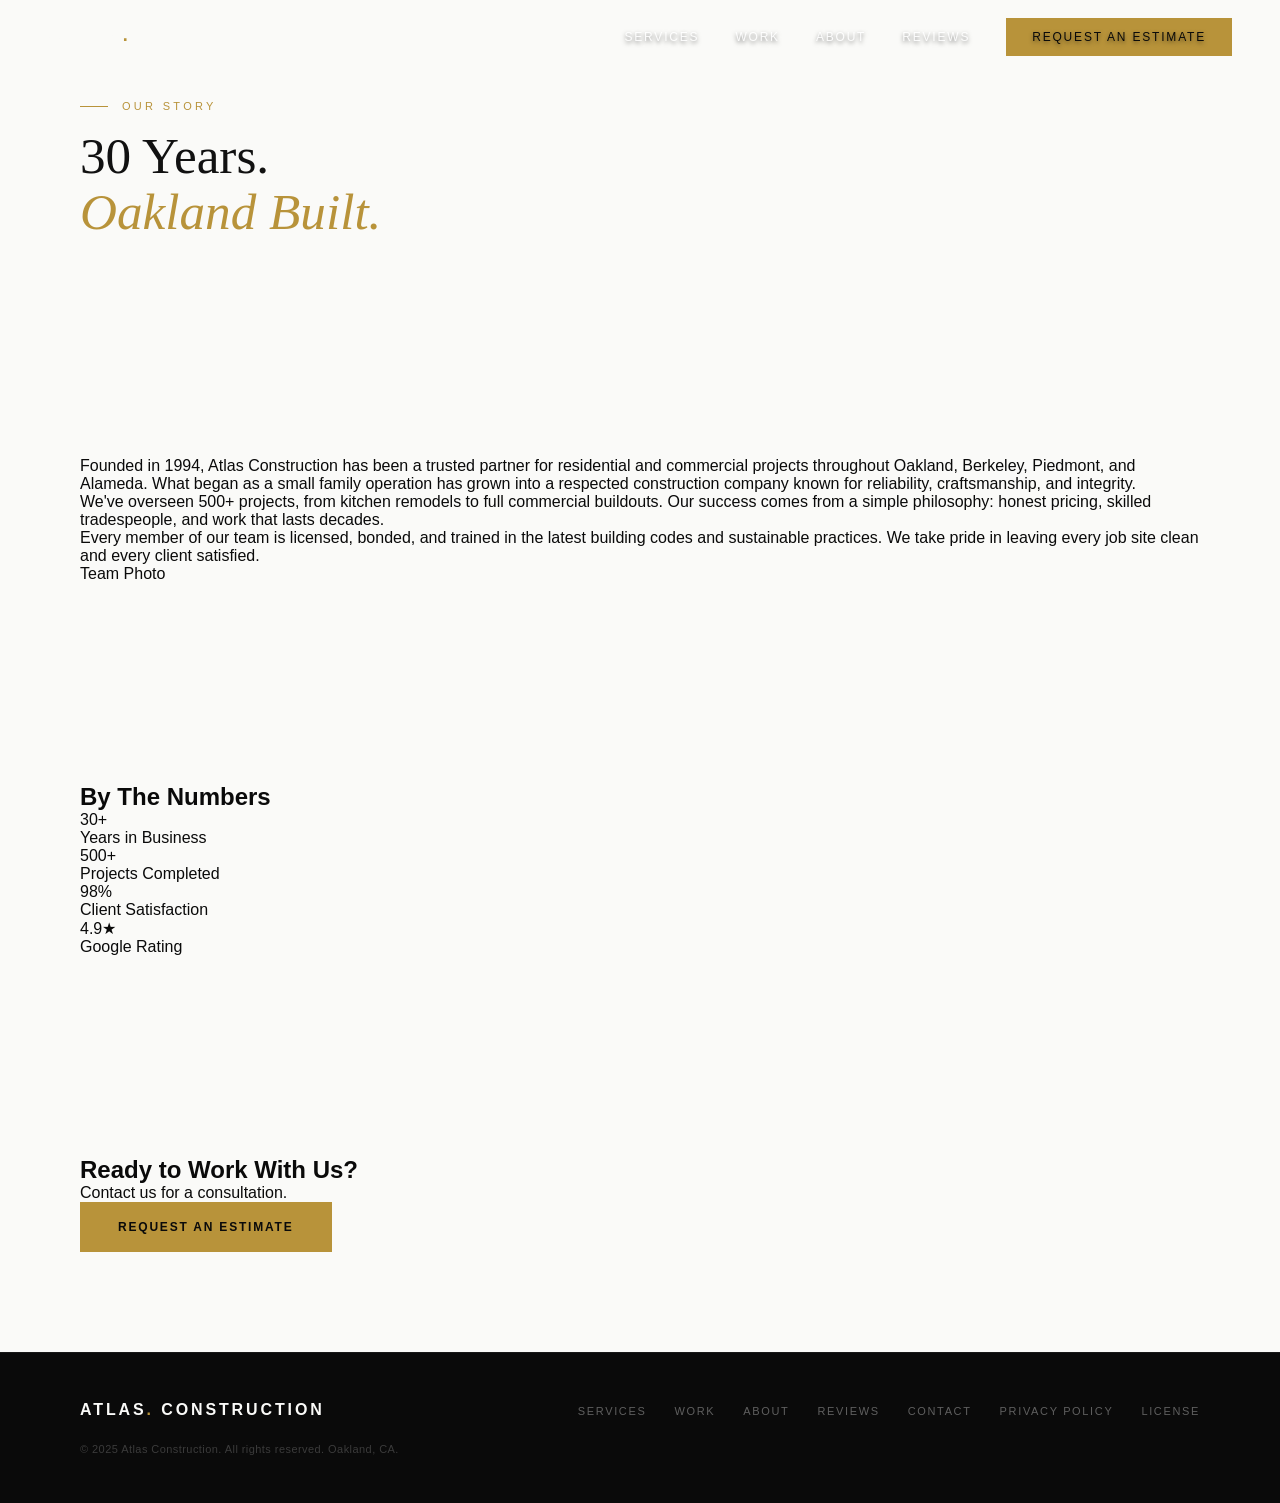
<file: about.html>
<!DOCTYPE html>
<html lang="en">
<head>
  <meta charset="UTF-8">
  <meta name="viewport" content="width=device-width, initial-scale=1.0">
  <title>About — Atlas Construction</title>
  <link rel="preconnect" href="https://fonts.googleapis.com">
  <link href="https://fonts.googleapis.com/css2?family=Cormorant+Garamond:wght@300;400;500;600&family=Barlow:wght@300;400;500;600&family=Barlow+Condensed:wght@400;500;600;700&display=swap" rel="stylesheet">
  <link rel="stylesheet" href="assets/css/style.css">
  <meta http-equiv="X-Content-Type-Options" content="nosniff">
  <meta http-equiv="X-Frame-Options" content="DENY">
  <meta http-equiv="Content-Security-Policy" content="default-src 'self'; style-src 'self' https://fonts.googleapis.com; font-src https://fonts.gstatic.com; img-src 'self' data:; script-src 'self';">
</head>
<body>

<nav id="main-nav">
  <a href="index.html" class="nav-logo">Atlas<span>.</span></a>
  <ul class="nav-links">
    <li><a href="services.html">Services</a></li>
    <li><a href="portfolio.html">Work</a></li>
    <li><a href="about.html">About</a></li>
    <li><a href="testimonials.html">Reviews</a></li>
    <li><a href="contact.html" class="nav-cta">Request an Estimate</a></li>
  </ul>
</nav>

<section style="padding: 160px 80px 100px;">
  <div class="section-label">Our Story</div>
  <h1 class="section-title">30 Years.<br><em>Oakland Built.</em></h1>
</section>

<section style="padding: 80px; display: grid; grid-template-columns: 1fr 1fr; gap: 60px; max-width: 1400px; margin: 0 auto;">
  <div>
    <p style="font-size: 16px; color: #555; line-height: 1.8; margin-bottom: 20px;">
      Founded in 1994, Atlas Construction has been a trusted partner for residential and commercial projects throughout Oakland, Berkeley, Piedmont, and Alameda. What began as a small family operation has grown into a respected construction company known for reliability, craftsmanship, and integrity.
    </p>
    <p style="font-size: 16px; color: #555; line-height: 1.8; margin-bottom: 20px;">
      We've overseen 500+ projects, from kitchen remodels to full commercial buildouts. Our success comes from a simple philosophy: honest pricing, skilled tradespeople, and work that lasts decades.
    </p>
    <p style="font-size: 16px; color: #555; line-height: 1.8;">
      Every member of our team is licensed, bonded, and trained in the latest building codes and sustainable practices. We take pride in leaving every job site clean and every client satisfied.
    </p>
  </div>
  <div style="background: #eee; height: 400px; display: flex; align-items: center; justify-content: center; font-size: 14px; color: #999; border: 1px solid #ddd;">Team Photo</div>
</section>

<section style="background: #111; color: #fafaf8; padding: 100px 80px;">
  <h2 style="font-family: 'Cormorant Garamond', serif; font-size: 36px; text-align: center; margin-bottom: 60px;">By The Numbers</h2>
  <div style="display: grid; grid-template-columns: repeat(4, 1fr); gap: 40px; max-width: 1000px; margin: 0 auto; text-align: center;">
    <div>
      <div style="font-size: 48px; font-weight: bold; color: #d4aa55; margin-bottom: 8px;">30<span style="font-size: 32px;">+</span></div>
      <div style="font-size: 14px; color: rgba(255,255,255,0.7);">Years in Business</div>
    </div>
    <div>
      <div style="font-size: 48px; font-weight: bold; color: #d4aa55; margin-bottom: 8px;">500<span style="font-size: 32px;">+</span></div>
      <div style="font-size: 14px; color: rgba(255,255,255,0.7);">Projects Completed</div>
    </div>
    <div>
      <div style="font-size: 48px; font-weight: bold; color: #d4aa55; margin-bottom: 8px;">98<span style="font-size: 32px;">%</span></div>
      <div style="font-size: 14px; color: rgba(255,255,255,0.7);">Client Satisfaction</div>
    </div>
    <div>
      <div style="font-size: 48px; font-weight: bold; color: #d4aa55; margin-bottom: 8px;">4.9<span style="font-size: 32px;">★</span></div>
      <div style="font-size: 14px; color: rgba(255,255,255,0.7);">Google Rating</div>
    </div>
  </div>
</section>

<section style="padding: 100px 80px; text-align: center;">
  <h2 style="font-family: 'Cormorant Garamond', serif; font-size: 42px; margin-bottom: 24px;">Ready to Work With Us?</h2>
  <p style="font-size: 16px; color: #666; margin-bottom: 32px;">Contact us for a consultation.</p>
  <a href="contact.html" class="btn-primary" style="display: inline-block; padding: 16px 40px; background: #b8933a; color: #000; text-decoration: none; font-weight: bold; border: 2px solid #b8933a;">Request an Estimate</a>
</section>

<footer>
  <div class="footer-logo">Atlas<span>.</span> Construction</div>
  <ul class="footer-links">
    <li><a href="services.html">Services</a></li>
    <li><a href="portfolio.html">Work</a></li>
    <li><a href="about.html">About</a></li>
    <li><a href="testimonials.html">Reviews</a></li>
    <li><a href="contact.html">Contact</a></li>
    <li><a href="legal/privacy.html">Privacy Policy</a></li>
    <li><a href="legal/license.html">License</a></li>
  </ul>
  <div class="footer-legal">© 2025 Atlas Construction. All rights reserved. Oakland, CA.</div>
</footer>

<script>
  const nav = document.getElementById('main-nav');
  window.addEventListener('scroll', () => {
    nav.classList.toggle('scrolled', window.scrollY > 40);
  });
</script>

</body>
</html>
</file>
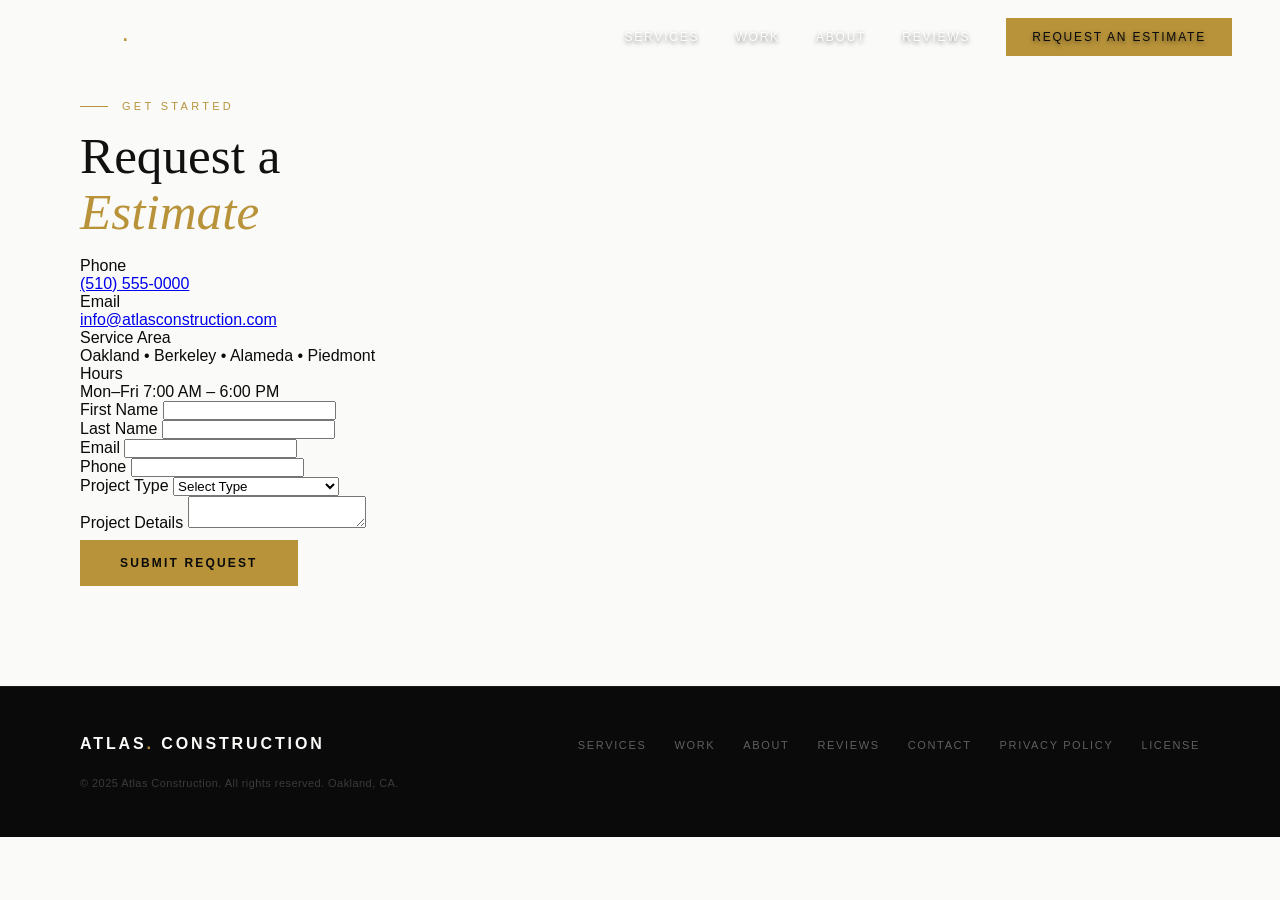
<file: contact.html>
<!DOCTYPE html>
<html lang="en">
<head>
  <meta charset="UTF-8">
  <meta name="viewport" content="width=device-width, initial-scale=1.0">
  <title>Contact — Atlas Construction</title>
  <link rel="preconnect" href="https://fonts.googleapis.com">
  <link href="https://fonts.googleapis.com/css2?family=Cormorant+Garamond:wght@300;400;500;600&family=Barlow:wght@300;400;500;600&family=Barlow+Condensed:wght@400;500;600;700&display=swap" rel="stylesheet">
  <link rel="stylesheet" href="assets/css/style.css">
  <meta http-equiv="X-Content-Type-Options" content="nosniff">
  <meta http-equiv="X-Frame-Options" content="DENY">
  <meta http-equiv="Content-Security-Policy" content="default-src 'self'; style-src 'self' https://fonts.googleapis.com; font-src https://fonts.gstatic.com; img-src 'self' data:; script-src 'self';">
</head>
<body>

<nav id="main-nav">
  <a href="index.html" class="nav-logo">Atlas<span>.</span></a>
  <ul class="nav-links">
    <li><a href="services.html">Services</a></li>
    <li><a href="portfolio.html">Work</a></li>
    <li><a href="about.html">About</a></li>
    <li><a href="testimonials.html">Reviews</a></li>
    <li><a href="contact.html" class="nav-cta">Request an Estimate</a></li>
  </ul>
</nav>

<section style="background: #111; color: #fafaf8; padding: 100px 80px;">
  <div style="display: grid; grid-template-columns: 1fr 1fr; gap: 80px; max-width: 1200px; margin: 0 auto;">
    <div>
      <div class="section-label">Get Started</div>
      <h1 class="section-title" style="color: #fafaf8;">Request a<br><em>Estimate</em></h1>

      <div style="margin-top: 48px; display: flex; flex-direction: column; gap: 28px;">
        <div>
          <div style="font-family: 'Barlow Condensed', sans-serif; font-size: 10px; letter-spacing: 0.25em; text-transform: uppercase; color: #d4aa55; margin-bottom: 8px;">Phone</div>
          <div style="font-size: 16px; font-weight: 300; color: rgba(255,255,255,0.75);"><a href="tel:+15105550000" style="color: inherit; text-decoration: none;">(510) 555-0000</a></div>
        </div>
        <div>
          <div style="font-family: 'Barlow Condensed', sans-serif; font-size: 10px; letter-spacing: 0.25em; text-transform: uppercase; color: #d4aa55; margin-bottom: 8px;">Email</div>
          <div style="font-size: 16px; font-weight: 300; color: rgba(255,255,255,0.75);"><a href="mailto:info@atlasconstruction.com" style="color: inherit; text-decoration: none;">info@atlasconstruction.com</a></div>
        </div>
        <div>
          <div style="font-family: 'Barlow Condensed', sans-serif; font-size: 10px; letter-spacing: 0.25em; text-transform: uppercase; color: #d4aa55; margin-bottom: 8px;">Service Area</div>
          <div style="font-size: 16px; font-weight: 300; color: rgba(255,255,255,0.75);">Oakland • Berkeley • Alameda • Piedmont</div>
        </div>
        <div>
          <div style="font-family: 'Barlow Condensed', sans-serif; font-size: 10px; letter-spacing: 0.25em; text-transform: uppercase; color: #d4aa55; margin-bottom: 8px;">Hours</div>
          <div style="font-size: 16px; font-weight: 300; color: rgba(255,255,255,0.75);">Mon–Fri 7:00 AM – 6:00 PM</div>
        </div>
      </div>
    </div>

    <div>
      <form style="display: flex; flex-direction: column; gap: 16px;" onsubmit="handleSubmit(event)">
        <div style="display: grid; grid-template-columns: 1fr 1fr; gap: 16px;">
          <div style="display: flex; flex-direction: column; gap: 6px;">
            <label style="font-family: 'Barlow Condensed', sans-serif; font-size: 10px; letter-spacing: 0.2em; text-transform: uppercase; color: rgba(255,255,255,0.4);">First Name</label>
            <input type="text" required style="background: rgba(255,255,255,0.05); border: 1px solid rgba(255,255,255,0.1); color: white; padding: 12px 16px; font-family: 'Barlow', sans-serif; font-size: 14px; font-weight: 300; outline: none; transition: border-color 0.2s; width: 100%;" />
          </div>
          <div style="display: flex; flex-direction: column; gap: 6px;">
            <label style="font-family: 'Barlow Condensed', sans-serif; font-size: 10px; letter-spacing: 0.2em; text-transform: uppercase; color: rgba(255,255,255,0.4);">Last Name</label>
            <input type="text" required style="background: rgba(255,255,255,0.05); border: 1px solid rgba(255,255,255,0.1); color: white; padding: 12px 16px; font-family: 'Barlow', sans-serif; font-size: 14px; font-weight: 300; outline: none; transition: border-color 0.2s; width: 100%;" />
          </div>
        </div>

        <div style="display: flex; flex-direction: column; gap: 6px;">
          <label style="font-family: 'Barlow Condensed', sans-serif; font-size: 10px; letter-spacing: 0.2em; text-transform: uppercase; color: rgba(255,255,255,0.4);">Email</label>
          <input type="email" required style="background: rgba(255,255,255,0.05); border: 1px solid rgba(255,255,255,0.1); color: white; padding: 12px 16px; font-family: 'Barlow', sans-serif; font-size: 14px; font-weight: 300; outline: none; transition: border-color 0.2s; width: 100%;" />
        </div>

        <div style="display: flex; flex-direction: column; gap: 6px;">
          <label style="font-family: 'Barlow Condensed', sans-serif; font-size: 10px; letter-spacing: 0.2em; text-transform: uppercase; color: rgba(255,255,255,0.4);">Phone</label>
          <input type="tel" required style="background: rgba(255,255,255,0.05); border: 1px solid rgba(255,255,255,0.1); color: white; padding: 12px 16px; font-family: 'Barlow', sans-serif; font-size: 14px; font-weight: 300; outline: none; transition: border-color 0.2s; width: 100%;" />
        </div>

        <div style="display: flex; flex-direction: column; gap: 6px;">
          <label style="font-family: 'Barlow Condensed', sans-serif; font-size: 10px; letter-spacing: 0.2em; text-transform: uppercase; color: rgba(255,255,255,0.4);">Project Type</label>
          <select required style="background: rgba(255,255,255,0.05); border: 1px solid rgba(255,255,255,0.1); color: white; padding: 12px 16px; font-family: 'Barlow', sans-serif; font-size: 14px; font-weight: 300; outline: none; transition: border-color 0.2s; width: 100%; appearance: none;">
            <option style="background: #111;" value="">Select Type</option>
            <option style="background: #111;" value="residential">Residential Remodel</option>
            <option style="background: #111;" value="commercial">Commercial Buildout</option>
            <option style="background: #111;" value="roofing">Roofing</option>
            <option style="background: #111;" value="concrete">Concrete & Foundations</option>
            <option style="background: #111;" value="other">Other</option>
          </select>
        </div>

        <div style="display: flex; flex-direction: column; gap: 6px;">
          <label style="font-family: 'Barlow Condensed', sans-serif; font-size: 10px; letter-spacing: 0.2em; text-transform: uppercase; color: rgba(255,255,255,0.4);">Project Details</label>
          <textarea required style="background: rgba(255,255,255,0.05); border: 1px solid rgba(255,255,255,0.1); color: white; padding: 12px 16px; font-family: 'Barlow', sans-serif; font-size: 14px; font-weight: 300; outline: none; transition: border-color 0.2s; width: 100%; resize: vertical; min-height: 100px;"></textarea>
        </div>

        <button type="submit" class="form-submit" style="font-family: 'Barlow Condensed', sans-serif; font-size: 12px; font-weight: 600; letter-spacing: 0.18em; text-transform: uppercase; background: #b8933a; color: #000; border: none; padding: 16px 40px; cursor: pointer; transition: background 0.2s; align-self: flex-start; margin-top: 8px;">Submit Request</button>
      </form>
    </div>
  </div>
</section>

<footer>
  <div class="footer-logo">Atlas<span>.</span> Construction</div>
  <ul class="footer-links">
    <li><a href="services.html">Services</a></li>
    <li><a href="portfolio.html">Work</a></li>
    <li><a href="about.html">About</a></li>
    <li><a href="testimonials.html">Reviews</a></li>
    <li><a href="contact.html">Contact</a></li>
    <li><a href="legal/privacy.html">Privacy Policy</a></li>
    <li><a href="legal/license.html">License</a></li>
  </ul>
  <div class="footer-legal">© 2025 Atlas Construction. All rights reserved. Oakland, CA.</div>
</footer>

<script>
  const nav = document.getElementById('main-nav');
  window.addEventListener('scroll', () => {
    nav.classList.toggle('scrolled', window.scrollY > 40);
  });

  function handleSubmit(e) {
    e.preventDefault();
    const btn = e.target.querySelector('.form-submit');
    btn.textContent = 'Request Sent ✓';
    btn.style.background = '#4a7c59';
    btn.style.color = '#fff';
    setTimeout(() => {
      btn.textContent = 'Submit Request';
      btn.style.background = '#b8933a';
      btn.style.color = '#000';
      e.target.reset();
    }, 3000);
  }
</script>

</body>
</html>
</file>
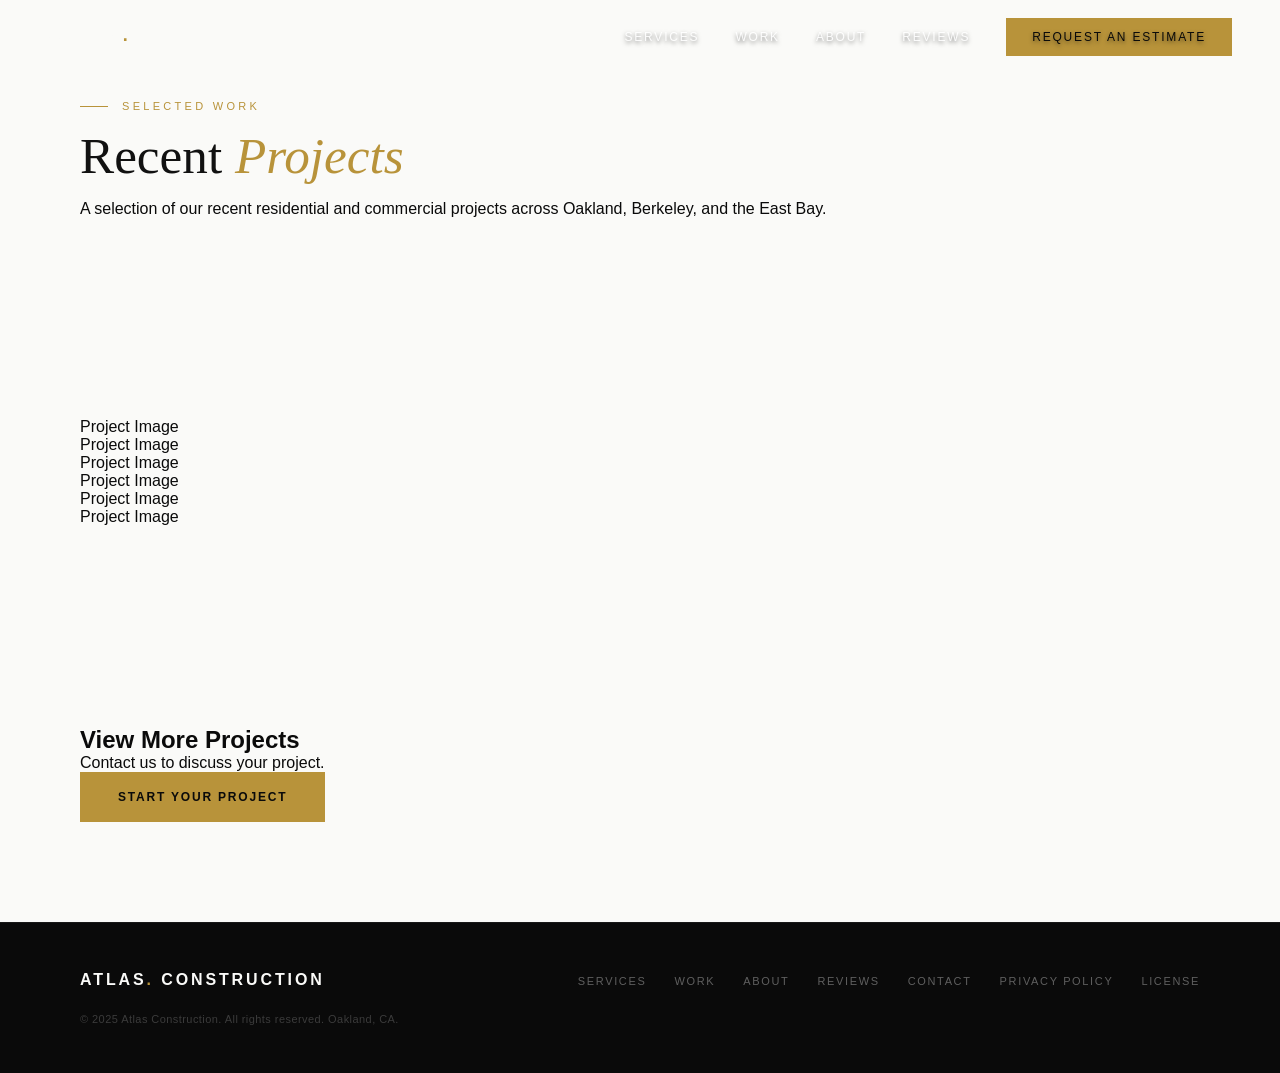
<file: portfolio.html>
<!DOCTYPE html>
<html lang="en">
<head>
  <meta charset="UTF-8">
  <meta name="viewport" content="width=device-width, initial-scale=1.0">
  <title>Portfolio — Atlas Construction</title>
  <link rel="preconnect" href="https://fonts.googleapis.com">
  <link href="https://fonts.googleapis.com/css2?family=Cormorant+Garamond:wght@300;400;500;600&family=Barlow:wght@300;400;500;600&family=Barlow+Condensed:wght@400;500;600;700&display=swap" rel="stylesheet">
  <link rel="stylesheet" href="assets/css/style.css">
  <meta http-equiv="X-Content-Type-Options" content="nosniff">
  <meta http-equiv="X-Frame-Options" content="DENY">
  <meta http-equiv="Content-Security-Policy" content="default-src 'self'; style-src 'self' https://fonts.googleapis.com; font-src https://fonts.gstatic.com; img-src 'self' data:; script-src 'self';">
</head>
<body>

<nav id="main-nav">
  <a href="index.html" class="nav-logo">Atlas<span>.</span></a>
  <ul class="nav-links">
    <li><a href="services.html">Services</a></li>
    <li><a href="portfolio.html">Work</a></li>
    <li><a href="about.html">About</a></li>
    <li><a href="testimonials.html">Reviews</a></li>
    <li><a href="contact.html" class="nav-cta">Request an Estimate</a></li>
  </ul>
</nav>

<section style="padding: 160px 80px 100px;">
  <div class="section-label">Selected Work</div>
  <h1 class="section-title">Recent <em>Projects</em></h1>
  <p style="font-size: 16px; color: #555; max-width: 600px; margin-top: 24px; line-height: 1.7;">
    A selection of our recent residential and commercial projects across Oakland, Berkeley, and the East Bay.
  </p>
</section>

<section style="padding: 80px;">
  <div style="display: grid; grid-template-columns: repeat(3, 1fr); gap: 20px; max-width: 1200px; margin: 0 auto;">
    <div style="background: #eee; height: 300px; display: flex; align-items: center; justify-content: center; font-size: 14px; color: #999; border: 1px solid #ddd;">Project Image</div>
    <div style="background: #eee; height: 300px; display: flex; align-items: center; justify-content: center; font-size: 14px; color: #999; border: 1px solid #ddd;">Project Image</div>
    <div style="background: #eee; height: 300px; display: flex; align-items: center; justify-content: center; font-size: 14px; color: #999; border: 1px solid #ddd;">Project Image</div>
    <div style="background: #eee; height: 300px; display: flex; align-items: center; justify-content: center; font-size: 14px; color: #999; border: 1px solid #ddd;">Project Image</div>
    <div style="background: #eee; height: 300px; display: flex; align-items: center; justify-content: center; font-size: 14px; color: #999; border: 1px solid #ddd;">Project Image</div>
    <div style="background: #eee; height: 300px; display: flex; align-items: center; justify-content: center; font-size: 14px; color: #999; border: 1px solid #ddd;">Project Image</div>
  </div>
</section>

<section style="background: #f9f7f3; padding: 100px 80px; text-align: center;">
  <h2 style="font-family: 'Cormorant Garamond', serif; font-size: 42px; margin-bottom: 16px;">View More Projects</h2>
  <p style="font-size: 16px; color: #666; margin-bottom: 32px;">Contact us to discuss your project.</p>
  <a href="contact.html" class="btn-primary" style="display: inline-block; padding: 16px 40px; background: #b8933a; color: #000; text-decoration: none; font-weight: bold; border: 2px solid #b8933a;">Start Your Project</a>
</section>

<footer>
  <div class="footer-logo">Atlas<span>.</span> Construction</div>
  <ul class="footer-links">
    <li><a href="services.html">Services</a></li>
    <li><a href="portfolio.html">Work</a></li>
    <li><a href="about.html">About</a></li>
    <li><a href="testimonials.html">Reviews</a></li>
    <li><a href="contact.html">Contact</a></li>
    <li><a href="legal/privacy.html">Privacy Policy</a></li>
    <li><a href="legal/license.html">License</a></li>
  </ul>
  <div class="footer-legal">© 2025 Atlas Construction. All rights reserved. Oakland, CA.</div>
</footer>

<script>
  const nav = document.getElementById('main-nav');
  window.addEventListener('scroll', () => {
    nav.classList.toggle('scrolled', window.scrollY > 40);
  });
</script>

</body>
</html>
</file>
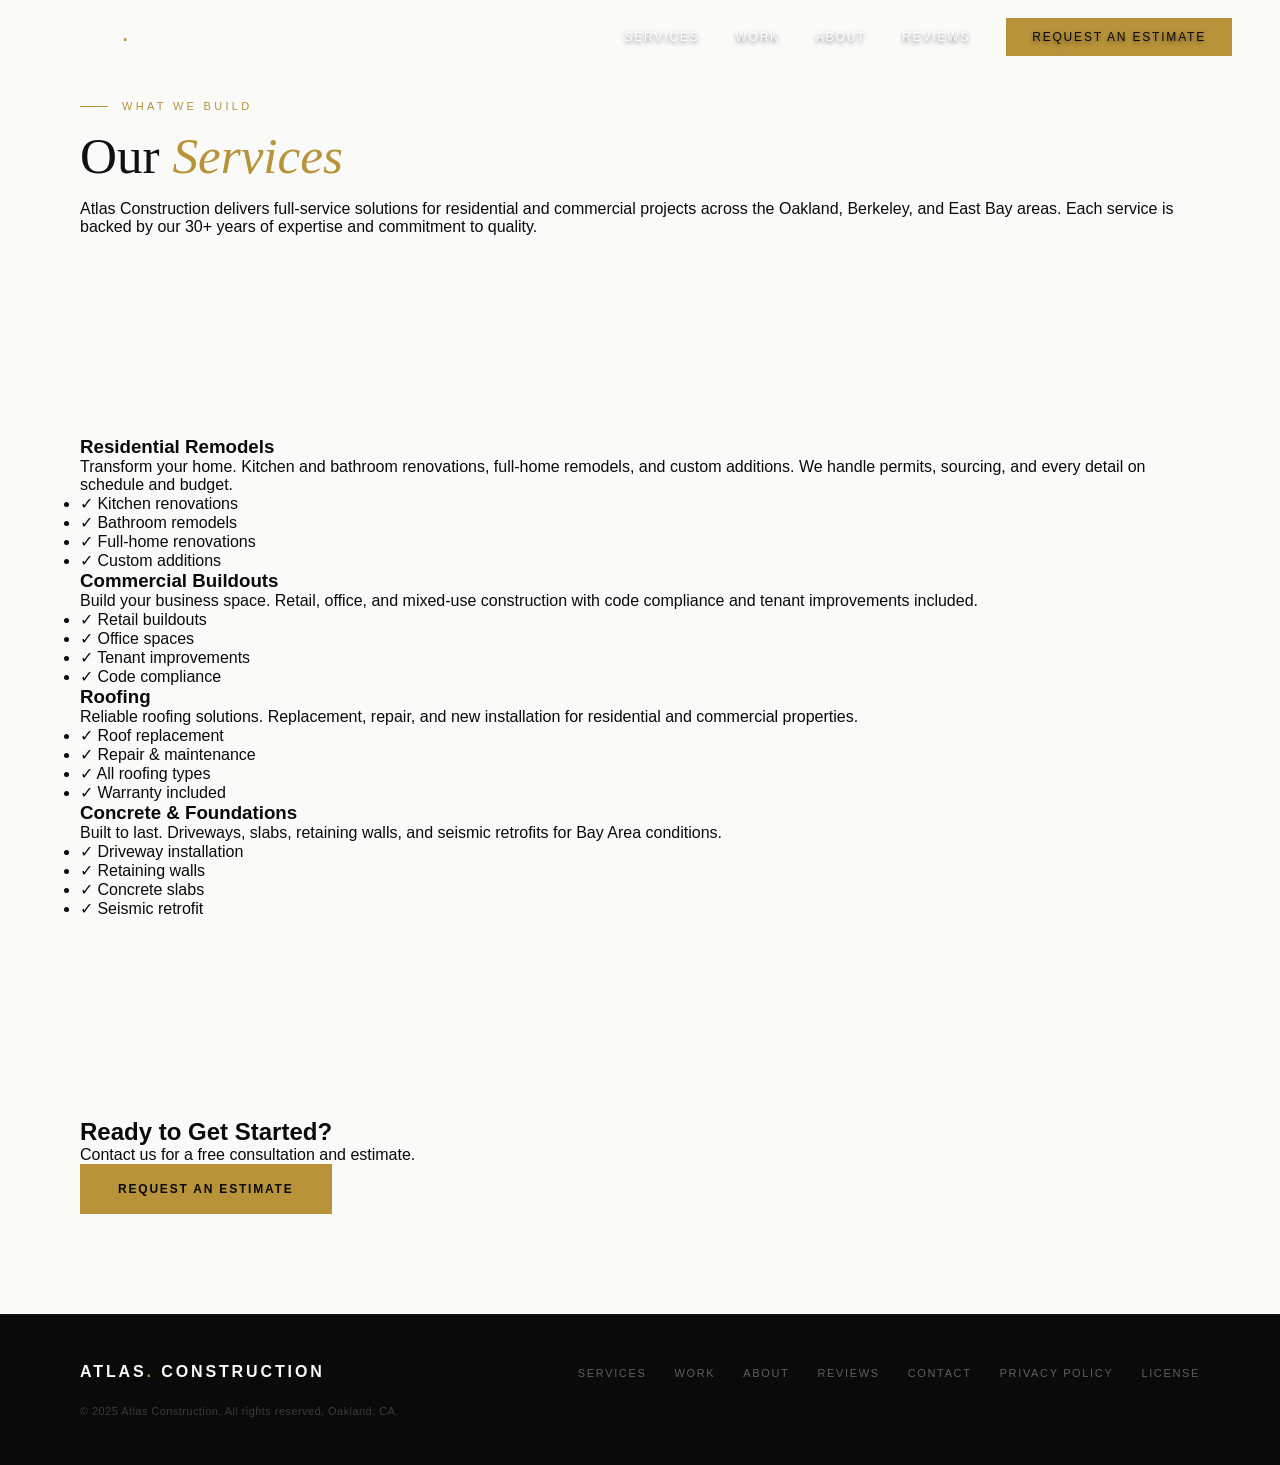
<file: services.html>
<!DOCTYPE html>
<html lang="en">
<head>
  <meta charset="UTF-8">
  <meta name="viewport" content="width=device-width, initial-scale=1.0">
  <title>Services — Atlas Construction</title>
  <link rel="preconnect" href="https://fonts.googleapis.com">
  <link href="https://fonts.googleapis.com/css2?family=Cormorant+Garamond:wght@300;400;500;600&family=Barlow:wght@300;400;500;600&family=Barlow+Condensed:wght@400;500;600;700&display=swap" rel="stylesheet">
  <link rel="stylesheet" href="assets/css/style.css">
  <meta http-equiv="X-Content-Type-Options" content="nosniff">
  <meta http-equiv="X-Frame-Options" content="DENY">
  <meta http-equiv="Content-Security-Policy" content="default-src 'self'; style-src 'self' https://fonts.googleapis.com; font-src https://fonts.gstatic.com; img-src 'self' data:; script-src 'self';">
</head>
<body>

<!-- ─── NAV ─── -->
<nav id="main-nav">
  <a href="index.html" class="nav-logo">Atlas<span>.</span></a>
  <ul class="nav-links">
    <li><a href="services.html">Services</a></li>
    <li><a href="portfolio.html">Work</a></li>
    <li><a href="about.html">About</a></li>
    <li><a href="testimonials.html">Reviews</a></li>
    <li><a href="contact.html" class="nav-cta">Request an Estimate</a></li>
  </ul>
</nav>

<!-- ─── PAGE CONTENT ─── -->
<section style="padding: 160px 80px 100px;">
  <div class="section-label">What We Build</div>
  <h1 class="section-title">Our <em>Services</em></h1>
  <p style="font-size: 16px; color: #555; max-width: 600px; margin-top: 24px; line-height: 1.7;">
    Atlas Construction delivers full-service solutions for residential and commercial projects across the Oakland, Berkeley, and East Bay areas. Each service is backed by our 30+ years of expertise and commitment to quality.
  </p>
</section>

<section style="background: #111; color: #fafaf8; padding: 80px;">
  <div style="display: grid; grid-template-columns: 1fr 1fr; gap: 40px; max-width: 1200px; margin: 0 auto;">
    <div style="padding: 40px; background: #1c1c1c; border-left: 3px solid #d4aa55;">
      <h3 style="font-family: 'Cormorant Garamond', serif; font-size: 28px; margin-bottom: 16px;">Residential Remodels</h3>
      <p style="font-size: 14px; line-height: 1.8; color: rgba(255,255,255,0.75); margin-bottom: 16px;">
        Transform your home. Kitchen and bathroom renovations, full-home remodels, and custom additions. We handle permits, sourcing, and every detail on schedule and budget.
      </p>
      <ul style="list-style: none; font-size: 13px; color: rgba(255,255,255,0.7);">
        <li style="margin: 8px 0;">✓ Kitchen renovations</li>
        <li style="margin: 8px 0;">✓ Bathroom remodels</li>
        <li style="margin: 8px 0;">✓ Full-home renovations</li>
        <li style="margin: 8px 0;">✓ Custom additions</li>
      </ul>
    </div>

    <div style="padding: 40px; background: #1c1c1c; border-left: 3px solid #d4aa55;">
      <h3 style="font-family: 'Cormorant Garamond', serif; font-size: 28px; margin-bottom: 16px;">Commercial Buildouts</h3>
      <p style="font-size: 14px; line-height: 1.8; color: rgba(255,255,255,0.75); margin-bottom: 16px;">
        Build your business space. Retail, office, and mixed-use construction with code compliance and tenant improvements included.
      </p>
      <ul style="list-style: none; font-size: 13px; color: rgba(255,255,255,0.7);">
        <li style="margin: 8px 0;">✓ Retail buildouts</li>
        <li style="margin: 8px 0;">✓ Office spaces</li>
        <li style="margin: 8px 0;">✓ Tenant improvements</li>
        <li style="margin: 8px 0;">✓ Code compliance</li>
      </ul>
    </div>

    <div style="padding: 40px; background: #1c1c1c; border-left: 3px solid #d4aa55;">
      <h3 style="font-family: 'Cormorant Garamond', serif; font-size: 28px; margin-bottom: 16px;">Roofing</h3>
      <p style="font-size: 14px; line-height: 1.8; color: rgba(255,255,255,0.75); margin-bottom: 16px;">
        Reliable roofing solutions. Replacement, repair, and new installation for residential and commercial properties.
      </p>
      <ul style="list-style: none; font-size: 13px; color: rgba(255,255,255,0.7);">
        <li style="margin: 8px 0;">✓ Roof replacement</li>
        <li style="margin: 8px 0;">✓ Repair & maintenance</li>
        <li style="margin: 8px 0;">✓ All roofing types</li>
        <li style="margin: 8px 0;">✓ Warranty included</li>
      </ul>
    </div>

    <div style="padding: 40px; background: #1c1c1c; border-left: 3px solid #d4aa55;">
      <h3 style="font-family: 'Cormorant Garamond', serif; font-size: 28px; margin-bottom: 16px;">Concrete & Foundations</h3>
      <p style="font-size: 14px; line-height: 1.8; color: rgba(255,255,255,0.75); margin-bottom: 16px;">
        Built to last. Driveways, slabs, retaining walls, and seismic retrofits for Bay Area conditions.
      </p>
      <ul style="list-style: none; font-size: 13px; color: rgba(255,255,255,0.7);">
        <li style="margin: 8px 0;">✓ Driveway installation</li>
        <li style="margin: 8px 0;">✓ Retaining walls</li>
        <li style="margin: 8px 0;">✓ Concrete slabs</li>
        <li style="margin: 8px 0;">✓ Seismic retrofit</li>
      </ul>
    </div>
  </div>
</section>

<section style="padding: 100px 80px; text-align: center;">
  <h2 style="font-family: 'Cormorant Garamond', serif; font-size: 42px; margin-bottom: 24px;">Ready to Get Started?</h2>
  <p style="font-size: 16px; color: #666; margin-bottom: 32px;">Contact us for a free consultation and estimate.</p>
  <a href="contact.html" class="btn-primary" style="display: inline-block; padding: 16px 40px; background: #b8933a; color: #000; text-decoration: none; font-weight: bold; border: 2px solid #b8933a;">Request an Estimate</a>
</section>

<!-- ─── FOOTER ─── -->
<footer>
  <div class="footer-logo">Atlas<span>.</span> Construction</div>
  <ul class="footer-links">
    <li><a href="services.html">Services</a></li>
    <li><a href="portfolio.html">Work</a></li>
    <li><a href="about.html">About</a></li>
    <li><a href="testimonials.html">Reviews</a></li>
    <li><a href="contact.html">Contact</a></li>
    <li><a href="legal/privacy.html">Privacy Policy</a></li>
    <li><a href="legal/license.html">License</a></li>
  </ul>
  <div class="footer-legal">© 2025 Atlas Construction. All rights reserved. Oakland, CA.</div>
</footer>

<script>
  const nav = document.getElementById('main-nav');
  window.addEventListener('scroll', () => {
    nav.classList.toggle('scrolled', window.scrollY > 40);
  });
</script>

</body>
</html>
</file>
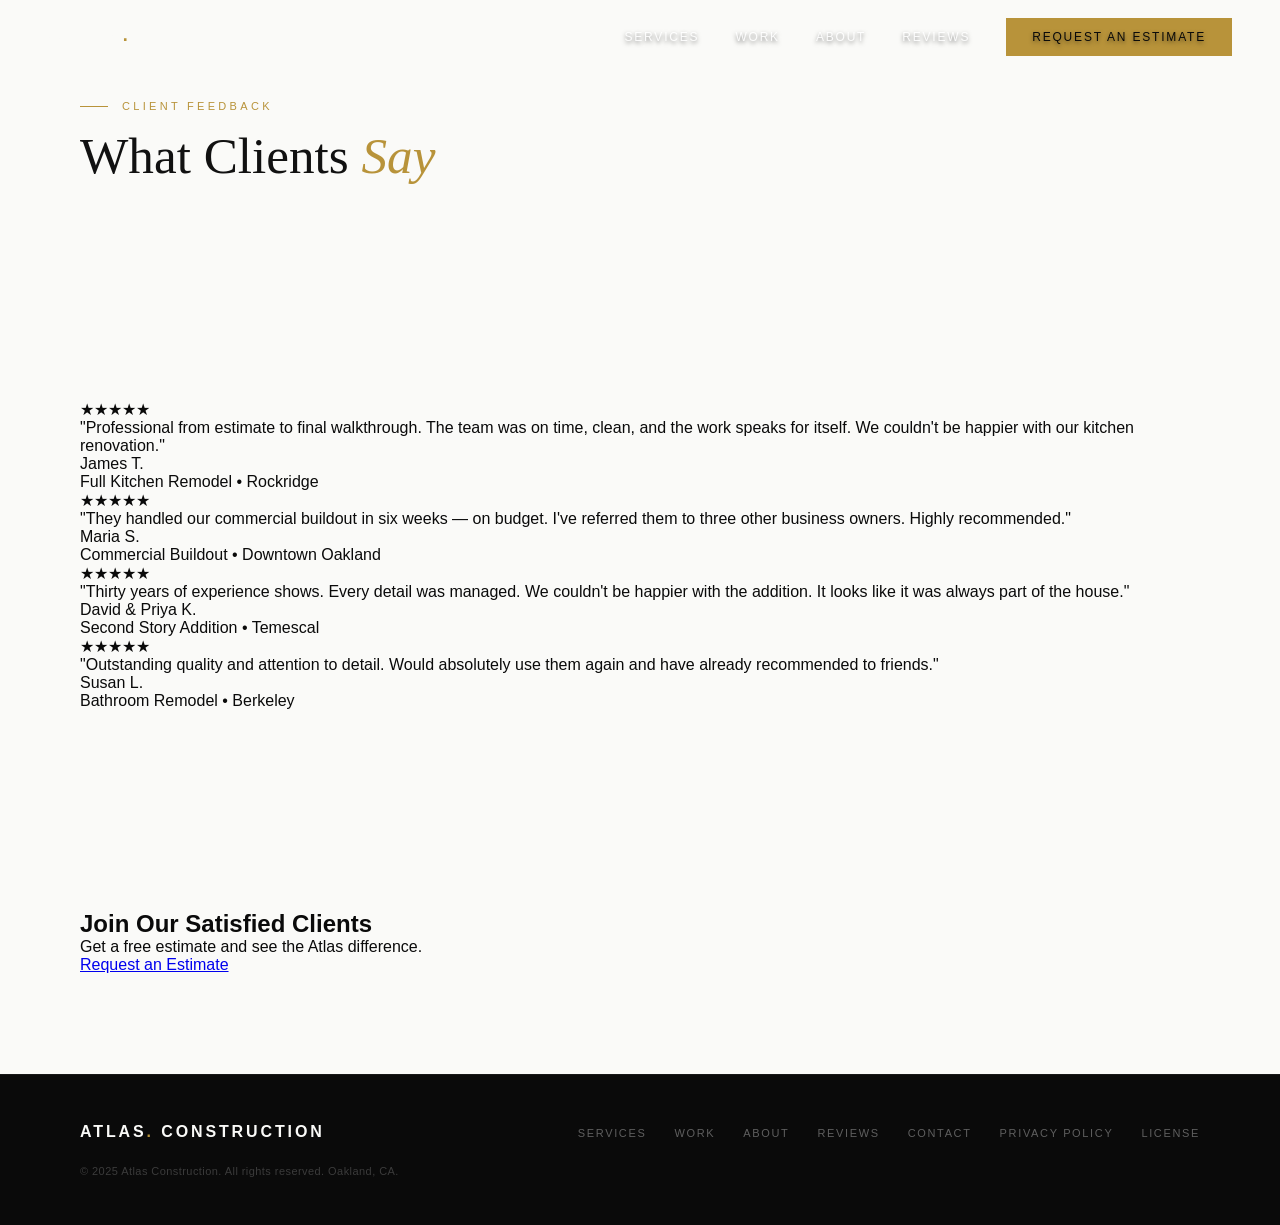
<file: testimonials.html>
<!DOCTYPE html>
<html lang="en">
<head>
  <meta charset="UTF-8">
  <meta name="viewport" content="width=device-width, initial-scale=1.0">
  <title>Reviews — Atlas Construction</title>
  <link rel="preconnect" href="https://fonts.googleapis.com">
  <link href="https://fonts.googleapis.com/css2?family=Cormorant+Garamond:wght@300;400;500;600&family=Barlow:wght@300;400;500;600&family=Barlow+Condensed:wght@400;500;600;700&display=swap" rel="stylesheet">
  <link rel="stylesheet" href="assets/css/style.css">
  <meta http-equiv="X-Content-Type-Options" content="nosniff">
  <meta http-equiv="X-Frame-Options" content="DENY">
  <meta http-equiv="Content-Security-Policy" content="default-src 'self'; style-src 'self' https://fonts.googleapis.com; font-src https://fonts.gstatic.com; img-src 'self' data:; script-src 'self';">
</head>
<body>

<nav id="main-nav">
  <a href="index.html" class="nav-logo">Atlas<span>.</span></a>
  <ul class="nav-links">
    <li><a href="services.html">Services</a></li>
    <li><a href="portfolio.html">Work</a></li>
    <li><a href="about.html">About</a></li>
    <li><a href="testimonials.html">Reviews</a></li>
    <li><a href="contact.html" class="nav-cta">Request an Estimate</a></li>
  </ul>
</nav>

<section style="padding: 160px 80px 100px;">
  <div class="section-label">Client Feedback</div>
  <h1 class="section-title">What Clients <em>Say</em></h1>
</section>

<section style="padding: 80px; max-width: 1200px; margin: 0 auto;">
  <div style="display: grid; grid-template-columns: 1fr 1fr; gap: 40px;">
    <div style="padding: 40px; background: #f9f7f3; border-left: 4px solid #d4aa55; border-radius: 4px;">
      <div style="font-size: 18px; color: #d4aa55; margin-bottom: 16px;">★★★★★</div>
      <p style="font-size: 15px; color: #333; line-height: 1.8; margin-bottom: 20px;">
        "Professional from estimate to final walkthrough. The team was on time, clean, and the work speaks for itself. We couldn't be happier with our kitchen renovation."
      </p>
      <div style="font-weight: bold; color: #000;">James T.</div>
      <div style="font-size: 12px; color: #888;">Full Kitchen Remodel • Rockridge</div>
    </div>

    <div style="padding: 40px; background: #f9f7f3; border-left: 4px solid #d4aa55; border-radius: 4px;">
      <div style="font-size: 18px; color: #d4aa55; margin-bottom: 16px;">★★★★★</div>
      <p style="font-size: 15px; color: #333; line-height: 1.8; margin-bottom: 20px;">
        "They handled our commercial buildout in six weeks — on budget. I've referred them to three other business owners. Highly recommended."
      </p>
      <div style="font-weight: bold; color: #000;">Maria S.</div>
      <div style="font-size: 12px; color: #888;">Commercial Buildout • Downtown Oakland</div>
    </div>

    <div style="padding: 40px; background: #f9f7f3; border-left: 4px solid #d4aa55; border-radius: 4px;">
      <div style="font-size: 18px; color: #d4aa55; margin-bottom: 16px;">★★★★★</div>
      <p style="font-size: 15px; color: #333; line-height: 1.8; margin-bottom: 20px;">
        "Thirty years of experience shows. Every detail was managed. We couldn't be happier with the addition. It looks like it was always part of the house."
      </p>
      <div style="font-weight: bold; color: #000;">David & Priya K.</div>
      <div style="font-size: 12px; color: #888;">Second Story Addition • Temescal</div>
    </div>

    <div style="padding: 40px; background: #f9f7f3; border-left: 4px solid #d4aa55; border-radius: 4px;">
      <div style="font-size: 18px; color: #d4aa55; margin-bottom: 16px;">★★★★★</div>
      <p style="font-size: 15px; color: #333; line-height: 1.8; margin-bottom: 20px;">
        "Outstanding quality and attention to detail. Would absolutely use them again and have already recommended to friends."
      </p>
      <div style="font-weight: bold; color: #000;">Susan L.</div>
      <div style="font-size: 12px; color: #888;">Bathroom Remodel • Berkeley</div>
    </div>
  </div>
</section>

<section style="background: #0a0a0a; color: #fafaf8; padding: 100px 80px; text-align: center;">
  <h2 style="font-family: 'Cormorant Garamond', serif; font-size: 42px; margin-bottom: 24px;">Join Our Satisfied Clients</h2>
  <p style="font-size: 16px; color: rgba(255,255,255,0.7); margin-bottom: 32px;">Get a free estimate and see the Atlas difference.</p>
  <a href="contact.html" style="display: inline-block; padding: 16px 40px; background: #b8933a; color: #000; text-decoration: none; font-weight: bold; border: 2px solid #b8933a; font-family: 'Barlow Condensed', sans-serif; font-size: 12px; letter-spacing: 0.15em; text-transform: uppercase;">Request an Estimate</a>
</section>

<footer>
  <div class="footer-logo">Atlas<span>.</span> Construction</div>
  <ul class="footer-links">
    <li><a href="services.html">Services</a></li>
    <li><a href="portfolio.html">Work</a></li>
    <li><a href="about.html">About</a></li>
    <li><a href="testimonials.html">Reviews</a></li>
    <li><a href="contact.html">Contact</a></li>
    <li><a href="legal/privacy.html">Privacy Policy</a></li>
    <li><a href="legal/license.html">License</a></li>
  </ul>
  <div class="footer-legal">© 2025 Atlas Construction. All rights reserved. Oakland, CA.</div>
</footer>

<script>
  const nav = document.getElementById('main-nav');
  window.addEventListener('scroll', () => {
    nav.classList.toggle('scrolled', window.scrollY > 40);
  });
</script>

</body>
</html>
</file>
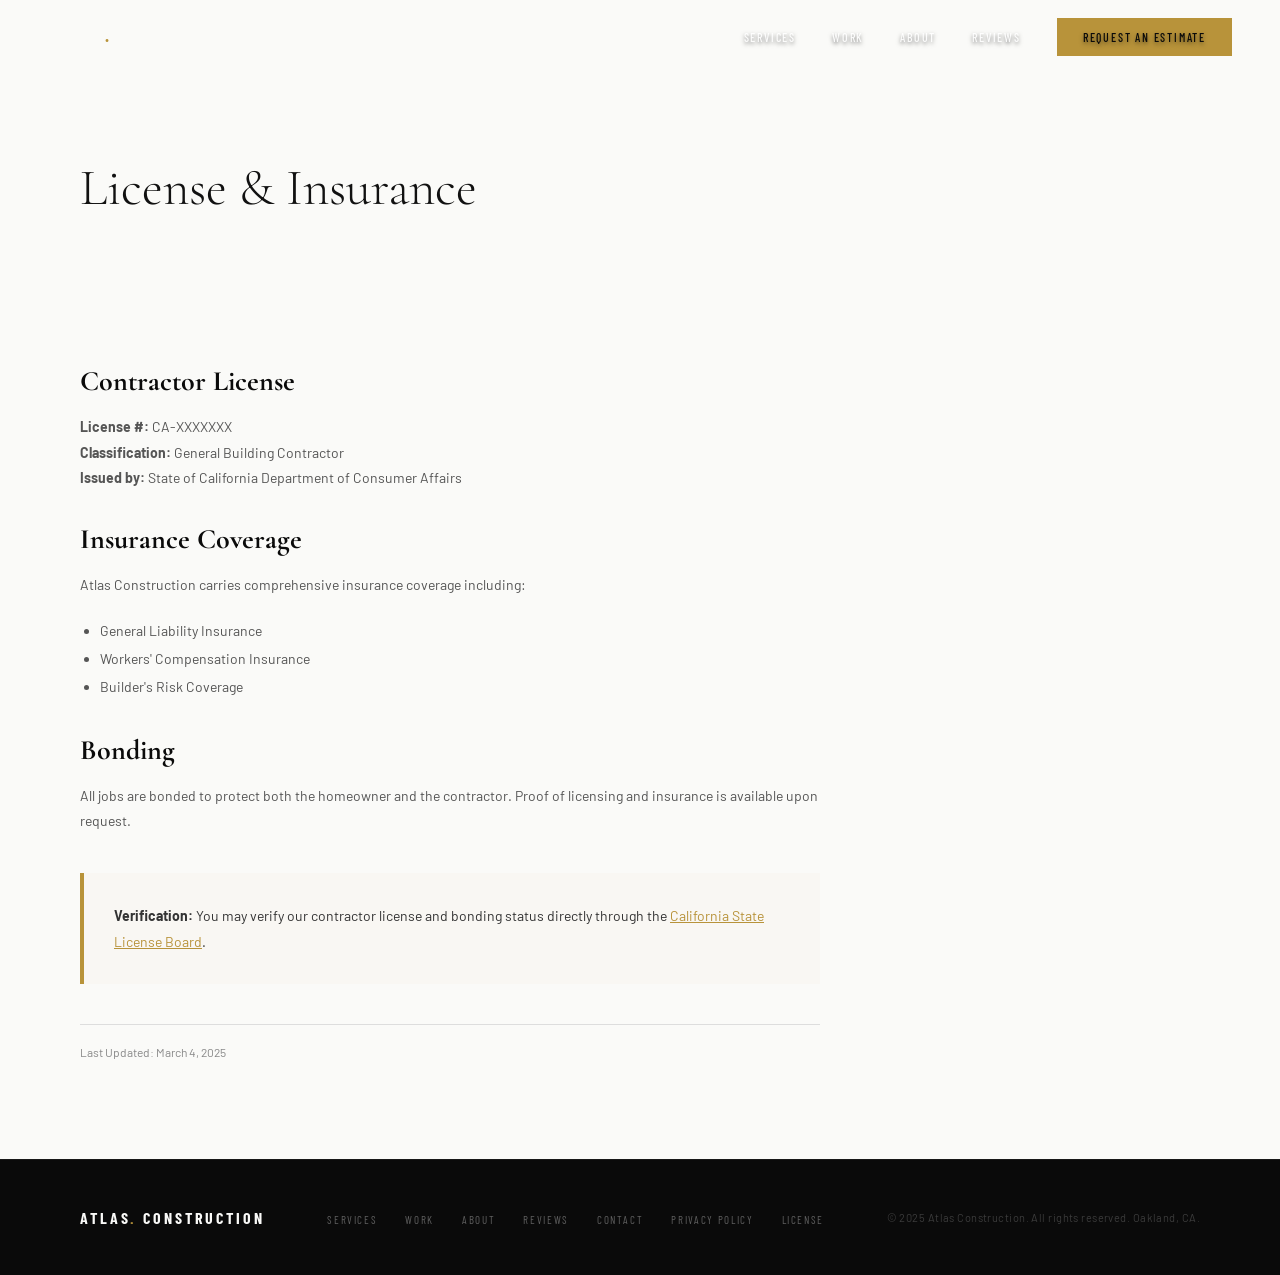
<file: legal/license.html>
<!DOCTYPE html>
<html lang="en">
<head>
  <meta charset="UTF-8">
  <meta name="viewport" content="width=device-width, initial-scale=1.0">
  <title>License & Insurance — Atlas Construction</title>
  <link rel="preconnect" href="https://fonts.googleapis.com">
  <link href="https://fonts.googleapis.com/css2?family=Cormorant+Garamond:wght@300;400;500;600&family=Barlow:wght@300;400;500;600&family=Barlow+Condensed:wght@400;500;600;700&display=swap" rel="stylesheet">
  <link rel="stylesheet" href="../assets/css/style.css">
  <meta http-equiv="X-Content-Type-Options" content="nosniff">
  <meta http-equiv="X-Frame-Options" content="DENY">
</head>
<body>

<nav id="main-nav">
  <a href="../index.html" class="nav-logo">Atlas<span>.</span></a>
  <ul class="nav-links">
    <li><a href="../services.html">Services</a></li>
    <li><a href="../portfolio.html">Work</a></li>
    <li><a href="../about.html">About</a></li>
    <li><a href="../testimonials.html">Reviews</a></li>
    <li><a href="../contact.html" class="nav-cta">Request an Estimate</a></li>
  </ul>
</nav>

<section style="padding: 160px 80px 100px;">
  <h1 class="section-title">License & Insurance</h1>
</section>

<section style="padding: 0 80px 100px; max-width: 900px;">
  <h2 style="font-family: 'Cormorant Garamond', serif; font-size: 28px; margin: 32px 0 16px; color: #0a0a0a;">Contractor License</h2>
  <p style="font-size: 14px; color: #555; line-height: 1.8; margin-bottom: 20px;">
    <strong>License #:</strong> CA-XXXXXXX<br>
    <strong>Classification:</strong> General Building Contractor<br>
    <strong>Issued by:</strong> State of California Department of Consumer Affairs
  </p>

  <h2 style="font-family: 'Cormorant Garamond', serif; font-size: 28px; margin: 32px 0 16px; color: #0a0a0a;">Insurance Coverage</h2>
  <p style="font-size: 14px; color: #555; line-height: 1.8; margin-bottom: 20px;">
    Atlas Construction carries comprehensive insurance coverage including:
  </p>
  <ul style="font-size: 14px; color: #555; line-height: 2; margin-bottom: 20px; margin-left: 20px;">
    <li>General Liability Insurance</li>
    <li>Workers' Compensation Insurance</li>
    <li>Builder's Risk Coverage</li>
  </ul>

  <h2 style="font-family: 'Cormorant Garamond', serif; font-size: 28px; margin: 32px 0 16px; color: #0a0a0a;">Bonding</h2>
  <p style="font-size: 14px; color: #555; line-height: 1.8; margin-bottom: 20px;">
    All jobs are bonded to protect both the homeowner and the contractor. Proof of licensing and insurance is available upon request.
  </p>

  <div style="background: #f9f7f3; padding: 30px; border-left: 4px solid #b8933a; margin-top: 40px;">
    <p style="font-size: 14px; color: #333; line-height: 1.8; margin: 0;">
      <strong>Verification:</strong> You may verify our contractor license and bonding status directly through the <a href="https://www.cslb.ca.gov/" style="color: #b8933a;">California State License Board</a>.
    </p>
  </div>

  <p style="font-size: 12px; color: #888; margin-top: 40px; border-top: 1px solid #ddd; padding-top: 20px;">
    Last Updated: March 4, 2025
  </p>
</section>

<footer>
  <div class="footer-logo">Atlas<span>.</span> Construction</div>
  <ul class="footer-links">
    <li><a href="../services.html">Services</a></li>
    <li><a href="../portfolio.html">Work</a></li>
    <li><a href="../about.html">About</a></li>
    <li><a href="../testimonials.html">Reviews</a></li>
    <li><a href="../contact.html">Contact</a></li>
    <li><a href="privacy.html">Privacy Policy</a></li>
    <li><a href="license.html">License</a></li>
  </ul>
  <div class="footer-legal">© 2025 Atlas Construction. All rights reserved. Oakland, CA.</div>
</footer>

<script>
  const nav = document.getElementById('main-nav');
  window.addEventListener('scroll', () => {
    nav.classList.toggle('scrolled', window.scrollY > 40);
  });
</script>

</body>
</html>
</file>
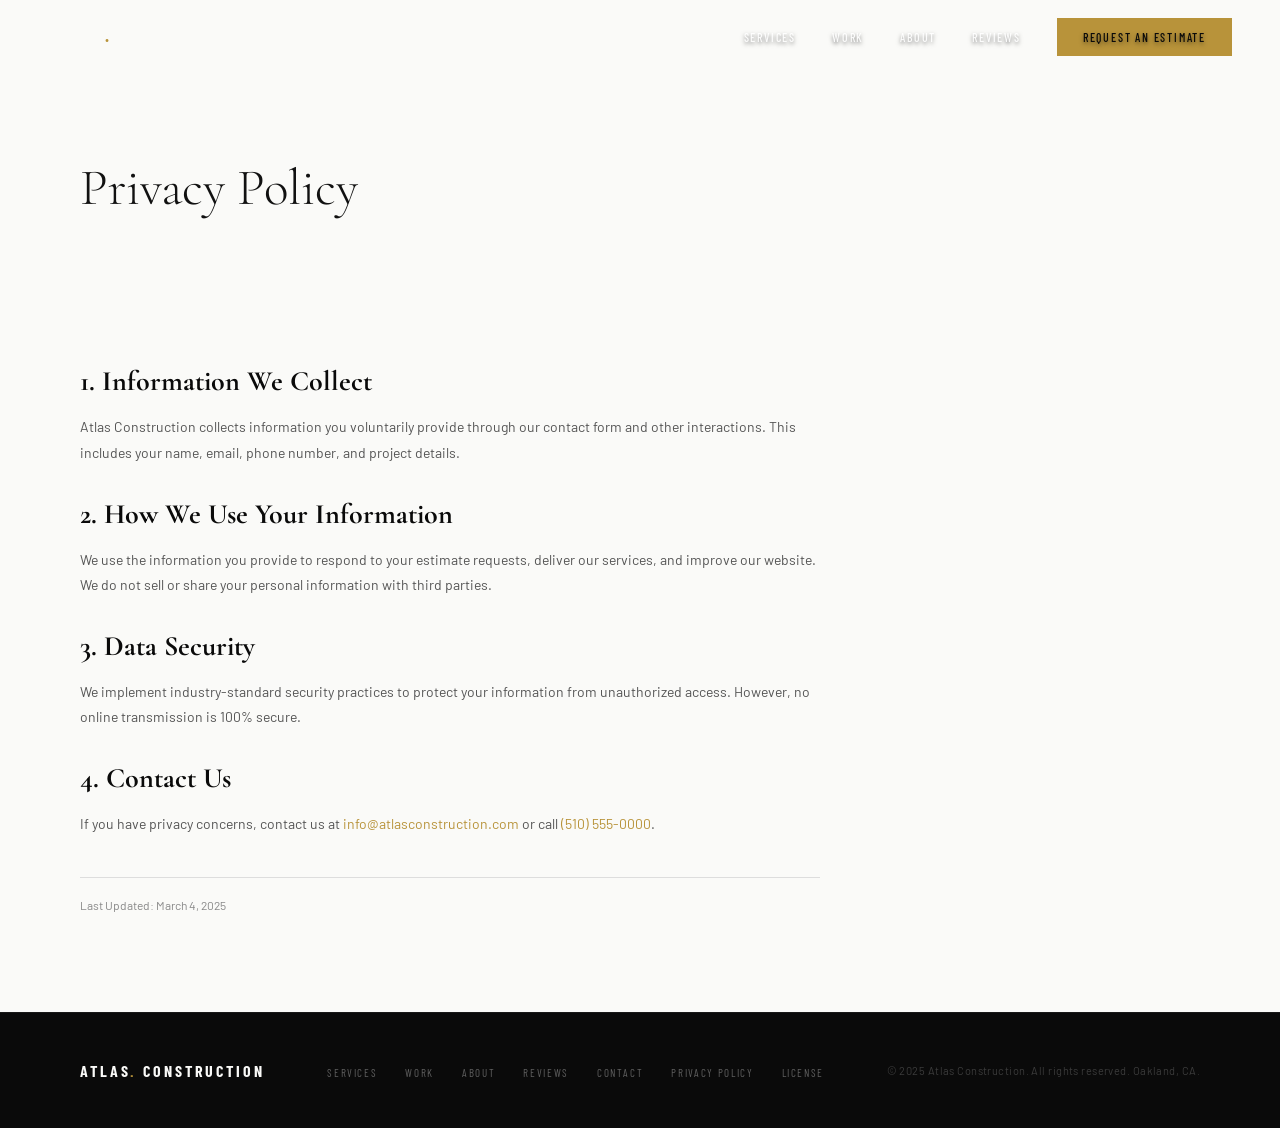
<file: legal/privacy.html>
<!DOCTYPE html>
<html lang="en">
<head>
  <meta charset="UTF-8">
  <meta name="viewport" content="width=device-width, initial-scale=1.0">
  <title>Privacy Policy — Atlas Construction</title>
  <link rel="preconnect" href="https://fonts.googleapis.com">
  <link href="https://fonts.googleapis.com/css2?family=Cormorant+Garamond:wght@300;400;500;600&family=Barlow:wght@300;400;500;600&family=Barlow+Condensed:wght@400;500;600;700&display=swap" rel="stylesheet">
  <link rel="stylesheet" href="../assets/css/style.css">
  <meta http-equiv="X-Content-Type-Options" content="nosniff">
  <meta http-equiv="X-Frame-Options" content="DENY">
</head>
<body>

<nav id="main-nav">
  <a href="../index.html" class="nav-logo">Atlas<span>.</span></a>
  <ul class="nav-links">
    <li><a href="../services.html">Services</a></li>
    <li><a href="../portfolio.html">Work</a></li>
    <li><a href="../about.html">About</a></li>
    <li><a href="../testimonials.html">Reviews</a></li>
    <li><a href="../contact.html" class="nav-cta">Request an Estimate</a></li>
  </ul>
</nav>

<section style="padding: 160px 80px 100px;">
  <h1 class="section-title">Privacy Policy</h1>
</section>

<section style="padding: 0 80px 100px; max-width: 900px;">
  <h2 style="font-family: 'Cormorant Garamond', serif; font-size: 28px; margin: 32px 0 16px; color: #0a0a0a;">1. Information We Collect</h2>
  <p style="font-size: 14px; color: #555; line-height: 1.8; margin-bottom: 20px;">
    Atlas Construction collects information you voluntarily provide through our contact form and other interactions. This includes your name, email, phone number, and project details.
  </p>

  <h2 style="font-family: 'Cormorant Garamond', serif; font-size: 28px; margin: 32px 0 16px; color: #0a0a0a;">2. How We Use Your Information</h2>
  <p style="font-size: 14px; color: #555; line-height: 1.8; margin-bottom: 20px;">
    We use the information you provide to respond to your estimate requests, deliver our services, and improve our website. We do not sell or share your personal information with third parties.
  </p>

  <h2 style="font-family: 'Cormorant Garamond', serif; font-size: 28px; margin: 32px 0 16px; color: #0a0a0a;">3. Data Security</h2>
  <p style="font-size: 14px; color: #555; line-height: 1.8; margin-bottom: 20px;">
    We implement industry-standard security practices to protect your information from unauthorized access. However, no online transmission is 100% secure.
  </p>

  <h2 style="font-family: 'Cormorant Garamond', serif; font-size: 28px; margin: 32px 0 16px; color: #0a0a0a;">4. Contact Us</h2>
  <p style="font-size: 14px; color: #555; line-height: 1.8; margin-bottom: 20px;">
    If you have privacy concerns, contact us at <a href="mailto:info@atlasconstruction.com" style="color: #b8933a; text-decoration: none;">info@atlasconstruction.com</a> or call <a href="tel:+15105550000" style="color: #b8933a; text-decoration: none;">(510) 555-0000</a>.
  </p>

  <p style="font-size: 12px; color: #888; margin-top: 40px; border-top: 1px solid #ddd; padding-top: 20px;">
    Last Updated: March 4, 2025
  </p>
</section>

<footer>
  <div class="footer-logo">Atlas<span>.</span> Construction</div>
  <ul class="footer-links">
    <li><a href="../services.html">Services</a></li>
    <li><a href="../portfolio.html">Work</a></li>
    <li><a href="../about.html">About</a></li>
    <li><a href="../testimonials.html">Reviews</a></li>
    <li><a href="../contact.html">Contact</a></li>
    <li><a href="privacy.html">Privacy Policy</a></li>
    <li><a href="license.html">License</a></li>
  </ul>
  <div class="footer-legal">© 2025 Atlas Construction. All rights reserved. Oakland, CA.</div>
</footer>

<script>
  const nav = document.getElementById('main-nav');
  window.addEventListener('scroll', () => {
    nav.classList.toggle('scrolled', window.scrollY > 40);
  });
</script>

</body>
</html>
</file>
<file: assets/css/style.css>
:root {
    --black: #0a0a0a;
    --off-black: #111111;
    --charcoal: #1c1c1c;
    --mid: #3a3a3a;
    --muted: #888;
    --light: #c8c4bc;
    --cream: #f2efe9;
    --white: #fafaf8;
    --gold: #b8933a;
    --gold-light: #d4aa55;
  }

  *, *::before, *::after { box-sizing: border-box; margin: 0; padding: 0; }

  html { scroll-behavior: smooth; }

  body {
    font-family: 'Barlow', sans-serif;
    background: var(--white);
    color: var(--black);
    overflow-x: hidden;
  }

  /* ─── NAV ─────────────────────────────────────── */
  nav {
    position: fixed;
    top: 0; left: 0; right: 0;
    z-index: 100;
    display: flex;
    align-items: center;
    justify-content: space-between;
    padding: 0 48px;
    height: 72px;
    transition: background 0.4s, border-color 0.4s;
    border-bottom: 1px solid transparent;
  }

  nav.scrolled {
    background: rgba(10,10,10,0.97);
    border-color: rgba(184,147,58,0.25);
    backdrop-filter: blur(8px);
  }

  .nav-logo {
    font-family: 'Barlow Condensed', sans-serif;
    font-size: 18px;
    font-weight: 700;
    letter-spacing: 0.18em;
    text-transform: uppercase;
    color: var(--white);
    text-decoration: none;
  }

  .nav-logo span { color: var(--gold); }

  .nav-links {
    display: flex;
    gap: 36px;
    list-style: none;
  }

  .nav-links a {
    font-family: 'Barlow Condensed', sans-serif;
    font-size: 12px;
    font-weight: 500;
    letter-spacing: 0.15em;
    text-transform: uppercase;
    color: rgba(255,255,255,0.9);
    text-decoration: none;
    transition: color 0.2s;
    text-shadow: 0 2px 4px rgba(0,0,0,0.5);
  }

  .nav-links a:hover { color: var(--gold-light); }

  .nav-cta {
    font-family: 'Barlow Condensed', sans-serif;
    font-size: 12px;
    font-weight: 600;
    letter-spacing: 0.15em;
    text-transform: uppercase;
    color: var(--black) !important;
    background: var(--gold);
    padding: 10px 24px;
    text-decoration: none;
    transition: background 0.2s;
    border: 2px solid var(--gold);
  }

  .nav-cta:hover { background: var(--gold-light) !important; }

  /* ─── HERO ─────────────────────────────────────── */
  #hero {
    position: relative;
    width: 100%;
    height: 100vh;
    min-height: 700px;
    display: flex;
    flex-direction: column;
    align-items: flex-start;
    justify-content: flex-end;
    padding: 0 80px 80px;
    overflow: hidden;
  }

  .hero-bg {
    position: absolute;
    inset: 0;
    background: linear-gradient(135deg, #1a1a1a 0%, #2d2d2d 40%, #3a3632 100%);
    z-index: 0;
  }

  /* Placeholder texture for the background image */
  .hero-bg::before {
    content: '';
    position: absolute;
    inset: 0;
    background:
      repeating-linear-gradient(
        0deg,
        transparent,
        transparent 60px,
        rgba(255,255,255,0.012) 60px,
        rgba(255,255,255,0.012) 61px
      ),
      repeating-linear-gradient(
        90deg,
        transparent,
        transparent 60px,
        rgba(255,255,255,0.012) 60px,
        rgba(255,255,255,0.012) 61px
      );
  }

  /* The real image will replace this */
  .hero-bg::after {
    content: '';
    position: absolute;
    top: 50%; left: 50%;
    transform: translate(-50%, -50%);
    pointer-events: none;
  }

  .hero-overlay {
    position: absolute;
    inset: 0;
    background: linear-gradient(
      to top,
      rgba(0,0,0,0.9) 0%,
      rgba(0,0,0,0.5) 50%,
      rgba(0,0,0,0.2) 100%
    );
    z-index: 1;
  }

  .hero-content {
    position: relative;
    z-index: 2;
    max-width: 720px;
    animation: heroIn 1.2s cubic-bezier(0.16,1,0.3,1) both;
  }

  @keyframes heroIn {
    from { opacity: 0; transform: translateY(32px); }
    to   { opacity: 1; transform: translateY(0); }
  }

  .hero-eyebrow {
    font-family: 'Barlow Condensed', sans-serif;
    font-size: 11px;
    font-weight: 500;
    letter-spacing: 0.3em;
    text-transform: uppercase;
    color: var(--gold);
    margin-bottom: 20px;
    display: flex;
    align-items: center;
    gap: 14px;
  }

  .hero-eyebrow::before {
    content: '';
    display: block;
    width: 40px;
    height: 1px;
    background: var(--gold);
  }

  .hero-headline {
    font-family: 'Cormorant Garamond', serif;
    font-size: clamp(52px, 7vw, 92px);
    font-weight: 300;
    line-height: 1.0;
    color: var(--white);
    margin-bottom: 24px;
    letter-spacing: -0.01em;
    text-shadow: 0 4px 12px rgba(0,0,0,0.8);
  }

  .hero-headline em {
    font-style: italic;
    color: var(--gold-light);
  }

  .hero-sub {
    font-size: 15px;
    font-weight: 300;
    color: rgba(255,255,255,0.8);
    letter-spacing: 0.04em;
    margin-bottom: 40px;
    max-width: 400px;
    text-shadow: 0 2px 6px rgba(0,0,0,0.6);
  }

  .hero-actions {
    display: flex;
    gap: 16px;
    align-items: center;
    flex-wrap: wrap;
  }

  .btn-primary {
    font-family: 'Barlow Condensed', sans-serif;
    font-size: 12px;
    font-weight: 600;
    letter-spacing: 0.15em;
    text-transform: uppercase;
    background: var(--gold);
    color: var(--black);
    padding: 16px 36px;
    text-decoration: none;
    display: inline-block;
    transition: background 0.2s, transform 0.2s;
    border: 2px solid var(--gold);
  }

  .btn-primary:hover {
    background: var(--gold-light);
    transform: translateY(-1px);
  }

  .btn-ghost {
    font-family: 'Barlow Condensed', sans-serif;
    font-size: 12px;
    font-weight: 500;
    letter-spacing: 0.15em;
    text-transform: uppercase;
    color: rgba(255,255,255,0.9);
    border: 2px solid rgba(255,255,255,0.6);
    padding: 15px 32px;
    text-decoration: none;
    display: inline-block;
    transition: border-color 0.2s, color 0.2s;
  }

  .btn-ghost:hover {
    border-color: var(--gold);
    color: var(--gold-light);
  }

  /* Trust bar */
  .hero-trust {
    position: absolute;
    bottom: 0; left: 0; right: 0;
    z-index: 2;
    background: rgba(184,147,58,0.12);
    border-top: 1px solid rgba(184,147,58,0.3);
    display: flex;
    align-items: center;
    padding: 0 80px;
    height: 56px;
    gap: 48px;
  }

  .trust-item {
    font-family: 'Barlow Condensed', sans-serif;
    font-size: 11px;
    font-weight: 500;
    letter-spacing: 0.18em;
    text-transform: uppercase;
    color: rgba(255,255,255,0.6);
    white-space: nowrap;
    display: flex;
    align-items: center;
    gap: 8px;
  }

  .trust-item .dot {
    width: 4px; height: 4px;
    background: var(--gold);
    border-radius: 50%;
  }

  /* ─── SECTION SHARED ─────────────────────────── */
  section { padding: 100px 80px; }

  .section-label {
    font-family: 'Barlow Condensed', sans-serif;
    font-size: 11px;
    font-weight: 500;
    letter-spacing: 0.3em;
    text-transform: uppercase;
    color: var(--gold);
    margin-bottom: 16px;
    display: flex;
    align-items: center;
    gap: 14px;
  }

  .section-label::before {
    content: '';
    display: block;
    width: 28px;
    height: 1px;
    background: var(--gold);
  }

  .section-title {
    font-family: 'Cormorant Garamond', serif;
    font-size: clamp(36px, 4vw, 58px);
    font-weight: 300;
    line-height: 1.1;
    color: var(--off-black);
    margin-bottom: 16px;
  }

  .section-title em {
    font-style: italic;
    color: var(--gold);
  }

  /* ─── SERVICES ───────────────────────────────── */
  #services { background: var(--off-black); color: var(--white); }

  #services .section-title { color: var(--white); }

  .services-header {
    display: flex;
    justify-content: space-between;
    align-items: flex-end;
    margin-bottom: 60px;
    gap: 40px;
    flex-wrap: wrap;
  }

  .services-intro {
    font-size: 15px;
    font-weight: 300;
    color: rgba(255,255,255,0.5);
    max-width: 340px;
    line-height: 1.7;
  }

  .services-grid {
    display: grid;
    grid-template-columns: repeat(3, 1fr);
    gap: 1px;
    background: rgba(255,255,255,0.07);
  }

  .service-card {
    background: var(--off-black);
    padding: 44px 36px;
    transition: background 0.3s;
    cursor: pointer;
    text-decoration: none;
    display: block;
  }

  .service-card:hover { background: var(--charcoal); }

  .service-number {
    font-family: 'Barlow Condensed', sans-serif;
    font-size: 11px;
    letter-spacing: 0.2em;
    color: var(--gold);
    margin-bottom: 24px;
  }

  .service-name {
    font-family: 'Cormorant Garamond', serif;
    font-size: 26px;
    font-weight: 400;
    color: var(--white);
    margin-bottom: 12px;
    line-height: 1.2;
  }

  .service-desc {
    font-size: 13px;
    font-weight: 300;
    color: rgba(255,255,255,0.45);
    line-height: 1.7;
  }

  .service-arrow {
    display: inline-block;
    margin-top: 24px;
    font-family: 'Barlow Condensed', sans-serif;
    font-size: 11px;
    letter-spacing: 0.15em;
    text-transform: uppercase;
    color: var(--gold);
    opacity: 0;
    transform: translateX(-8px);
    transition: opacity 0.3s, transform 0.3s;
  }

  .service-card:hover .service-arrow {
    opacity: 1;
    transform: translateX(0);
  }

  /* ─── PORTFOLIO ──────────────────────────────── */
  #portfolio { background: var(--cream); padding-bottom: 0; }

  .portfolio-header {
    display: flex;
    justify-content: space-between;
    align-items: flex-end;
    margin-bottom: 48px;
    flex-wrap: wrap;
    gap: 24px;
  }

  .portfolio-filters {
    display: flex;
    gap: 8px;
    flex-wrap: wrap;
  }

  .filter-btn {
    font-family: 'Barlow Condensed', sans-serif;
    font-size: 11px;
    font-weight: 500;
    letter-spacing: 0.15em;
    text-transform: uppercase;
    padding: 8px 18px;
    border: 1px solid var(--mid);
    background: transparent;
    color: var(--mid);
    cursor: pointer;
    transition: all 0.2s;
  }

  .filter-btn.active, .filter-btn:hover {
    background: var(--black);
    border-color: var(--black);
    color: var(--white);
  }

  .portfolio-grid {
    display: grid;
    grid-template-columns: repeat(12, 1fr);
    gap: 16px;
  }

  .portfolio-item {
    position: relative;
    overflow: hidden;
    background: var(--charcoal);
    cursor: pointer;
  }

  .portfolio-item:nth-child(1) { grid-column: span 7; grid-row: span 2; aspect-ratio: unset; height: 560px; }
  .portfolio-item:nth-child(2) { grid-column: span 5; height: 272px; }
  .portfolio-item:nth-child(3) { grid-column: span 5; height: 272px; }
  .portfolio-item:nth-child(4) { grid-column: span 4; height: 280px; margin-bottom: 100px; }
  .portfolio-item:nth-child(5) { grid-column: span 4; height: 280px; margin-bottom: 100px; }
  .portfolio-item:nth-child(6) { grid-column: span 4; height: 280px; margin-bottom: 100px; }

  .portfolio-img-placeholder {
    width: 100%; height: 100%;
    display: flex;
    align-items: center;
    justify-content: center;
    font-family: 'Barlow Condensed', sans-serif;
    font-size: 10px;
    letter-spacing: 0.2em;
    color: rgba(255,255,255,0.08);
    background: linear-gradient(135deg, #1e1e1e, #2a2a2a);
    text-transform: uppercase;
  }

  .portfolio-caption {
    position: absolute;
    bottom: 0; left: 0; right: 0;
    padding: 32px 28px 24px;
    background: linear-gradient(to top, rgba(0,0,0,0.85), transparent);
    transform: translateY(20px);
    opacity: 0;
    transition: transform 0.35s, opacity 0.35s;
  }

  .portfolio-item:hover .portfolio-caption {
    transform: translateY(0);
    opacity: 1;
  }

  .caption-type {
    font-family: 'Barlow Condensed', sans-serif;
    font-size: 10px;
    letter-spacing: 0.2em;
    text-transform: uppercase;
    color: var(--gold);
    margin-bottom: 4px;
  }

  .caption-name {
    font-family: 'Cormorant Garamond', serif;
    font-size: 20px;
    font-weight: 400;
    color: var(--white);
  }

  /* ─── PROCESS ────────────────────────────────── */
  #process {
    background: var(--white);
    display: grid;
    grid-template-columns: 1fr 1fr;
    gap: 80px;
    align-items: center;
    padding: 100px 80px;
  }

  .process-steps {
    display: flex;
    flex-direction: column;
    gap: 0;
    margin-top: 48px;
  }

  .process-step {
    display: flex;
    gap: 28px;
    padding: 28px 0;
    border-top: 1px solid rgba(0,0,0,0.1);
    position: relative;
  }

  .step-num {
    font-family: 'Barlow Condensed', sans-serif;
    font-size: 11px;
    letter-spacing: 0.2em;
    color: var(--gold);
    min-width: 28px;
    padding-top: 2px;
  }

  .step-content h4 {
    font-family: 'Cormorant Garamond', serif;
    font-size: 22px;
    font-weight: 400;
    color: var(--off-black);
    margin-bottom: 6px;
  }

  .step-content p {
    font-size: 13px;
    font-weight: 300;
    color: var(--muted);
    line-height: 1.7;
  }

  .process-visual {
    background: var(--off-black);
    aspect-ratio: 4/5;
    display: flex;
    align-items: center;
    justify-content: center;
    font-family: 'Barlow Condensed', sans-serif;
    font-size: 10px;
    letter-spacing: 0.2em;
    color: rgba(255,255,255,0.07);
    text-transform: uppercase;
  }

  /* ─── TESTIMONIALS ───────────────────────────── */
  #testimonials {
    background: var(--black);
    padding: 100px 80px;
    text-align: center;
  }

  #testimonials .section-label { justify-content: center; }
  #testimonials .section-label::before { display: none; }
  #testimonials .section-title { color: var(--white); }

  .testimonials-grid {
    display: grid;
    grid-template-columns: repeat(3, 1fr);
    gap: 1px;
    background: rgba(255,255,255,0.06);
    margin-top: 60px;
  }

  .testimonial {
    background: var(--black);
    padding: 48px 36px;
    text-align: left;
  }

  .stars {
    color: var(--gold);
    font-size: 14px;
    letter-spacing: 2px;
    margin-bottom: 20px;
  }

  .testimonial-text {
    font-family: 'Cormorant Garamond', serif;
    font-size: 19px;
    font-weight: 300;
    font-style: italic;
    color: rgba(255,255,255,0.8);
    line-height: 1.6;
    margin-bottom: 28px;
  }

  .testimonial-author {
    font-family: 'Barlow Condensed', sans-serif;
    font-size: 11px;
    letter-spacing: 0.18em;
    text-transform: uppercase;
    color: var(--gold);
  }

  .testimonial-project {
    font-size: 12px;
    color: rgba(255,255,255,0.3);
    margin-top: 4px;
  }

  /* ─── ABOUT STRIP ────────────────────────────── */
  #about {
    display: grid;
    grid-template-columns: 1fr 1fr;
    min-height: 560px;
  }

  .about-text {
    background: var(--cream);
    padding: 80px;
    display: flex;
    flex-direction: column;
    justify-content: center;
  }

  .about-text p {
    font-size: 15px;
    font-weight: 300;
    color: var(--mid);
    line-height: 1.8;
    margin-bottom: 16px;
  }

  .about-stats {
    display: grid;
    grid-template-columns: 1fr 1fr;
    gap: 32px;
    margin-top: 48px;
    padding-top: 40px;
    border-top: 1px solid rgba(0,0,0,0.1);
  }

  .stat-number {
    font-family: 'Cormorant Garamond', serif;
    font-size: 48px;
    font-weight: 300;
    color: var(--off-black);
    line-height: 1;
  }

  .stat-number span { color: var(--gold); font-size: 28px; }

  .stat-label {
    font-family: 'Barlow Condensed', sans-serif;
    font-size: 11px;
    letter-spacing: 0.18em;
    text-transform: uppercase;
    color: var(--muted);
    margin-top: 6px;
  }

  .about-visual {
    background: var(--charcoal);
    display: flex;
    align-items: center;
    justify-content: center;
    font-family: 'Barlow Condensed', sans-serif;
    font-size: 10px;
    letter-spacing: 0.2em;
    color: rgba(255,255,255,0.06);
    text-transform: uppercase;
    min-height: 480px;
  }

  /* ─── CONTACT ────────────────────────────────── */
  #contact {
    background: var(--off-black);
    padding: 100px 80px;
    display: grid;
    grid-template-columns: 1fr 1fr;
    gap: 80px;
    align-items: start;
  }

  .contact-left .section-title { color: var(--white); }

  .contact-info {
    margin-top: 48px;
    display: flex;
    flex-direction: column;
    gap: 28px;
  }

  .contact-item {
    display: flex;
    flex-direction: column;
    gap: 4px;
  }

  .contact-item-label {
    font-family: 'Barlow Condensed', sans-serif;
    font-size: 10px;
    letter-spacing: 0.25em;
    text-transform: uppercase;
    color: var(--gold);
  }

  .contact-item-value {
    font-size: 16px;
    font-weight: 300;
    color: rgba(255,255,255,0.75);
  }

  .contact-item-value a {
    color: inherit;
    text-decoration: none;
    transition: color 0.2s;
  }

  .contact-item-value a:hover { color: var(--gold-light); }

  /* Form */
  .contact-form {
    display: flex;
    flex-direction: column;
    gap: 16px;
  }

  .form-row {
    display: grid;
    grid-template-columns: 1fr 1fr;
    gap: 16px;
  }

  .form-group {
    display: flex;
    flex-direction: column;
    gap: 6px;
  }

  .form-group label {
    font-family: 'Barlow Condensed', sans-serif;
    font-size: 10px;
    letter-spacing: 0.2em;
    text-transform: uppercase;
    color: rgba(255,255,255,0.4);
  }

  .form-group input,
  .form-group select,
  .form-group textarea {
    background: rgba(255,255,255,0.05);
    border: 1px solid rgba(255,255,255,0.1);
    color: var(--white);
    padding: 12px 16px;
    font-family: 'Barlow', sans-serif;
    font-size: 14px;
    font-weight: 300;
    outline: none;
    transition: border-color 0.2s;
    width: 100%;
    appearance: none;
  }

  .form-group input:focus,
  .form-group select:focus,
  .form-group textarea:focus {
    border-color: var(--gold);
  }

  .form-group select option { background: var(--off-black); }
  .form-group textarea { resize: vertical; min-height: 100px; }

  .form-submit {
    font-family: 'Barlow Condensed', sans-serif;
    font-size: 12px;
    font-weight: 600;
    letter-spacing: 0.18em;
    text-transform: uppercase;
    background: var(--gold);
    color: var(--black);
    border: none;
    padding: 16px 40px;
    cursor: pointer;
    transition: background 0.2s;
    align-self: flex-start;
    margin-top: 8px;
  }

  .form-submit:hover { background: var(--gold-light); }

  /* ─── FOOTER ─────────────────────────────────── */
  footer {
    background: var(--black);
    padding: 48px 80px;
    display: flex;
    justify-content: space-between;
    align-items: center;
    border-top: 1px solid rgba(255,255,255,0.06);
    flex-wrap: wrap;
    gap: 24px;
  }

  .footer-logo {
    font-family: 'Barlow Condensed', sans-serif;
    font-size: 16px;
    font-weight: 700;
    letter-spacing: 0.18em;
    text-transform: uppercase;
    color: var(--white);
  }

  .footer-logo span { color: var(--gold); }

  .footer-links {
    display: flex;
    gap: 28px;
    list-style: none;
    flex-wrap: wrap;
  }

  .footer-links a {
    font-family: 'Barlow Condensed', sans-serif;
    font-size: 11px;
    letter-spacing: 0.15em;
    text-transform: uppercase;
    color: rgba(255,255,255,0.35);
    text-decoration: none;
    transition: color 0.2s;
  }

  .footer-links a:hover { color: var(--gold); }

  .footer-legal {
    font-size: 11px;
    color: rgba(255,255,255,0.2);
    letter-spacing: 0.04em;
  }

  /* ─── SCROLL REVEAL ──────────────────────────── */
  .reveal {
    opacity: 0;
    transform: translateY(24px);
    transition: opacity 0.7s cubic-bezier(0.16,1,0.3,1), transform 0.7s cubic-bezier(0.16,1,0.3,1);
  }

  .reveal.visible {
    opacity: 1;
    transform: translateY(0);
  }

  /* ─── RESPONSIVE ─────────────────────────────── */
  @media (max-width: 900px) {
    nav { padding: 0 24px; }
    .nav-links { display: none; }

    #hero { padding: 0 24px 72px; }
    .hero-trust { padding: 0 24px; gap: 20px; overflow-x: auto; }

    section { padding: 72px 24px; }

    #process {
      grid-template-columns: 1fr;
      gap: 48px;
      padding: 72px 24px;
    }

    .process-visual { display: none; }

    .services-grid { grid-template-columns: 1fr 1fr; }

    .testimonials-grid { grid-template-columns: 1fr; }

    .portfolio-item:nth-child(1) { grid-column: span 12; height: 360px; }
    .portfolio-item:nth-child(2),
    .portfolio-item:nth-child(3) { grid-column: span 6; height: 220px; }
    .portfolio-item:nth-child(4),
    .portfolio-item:nth-child(5),
    .portfolio-item:nth-child(6) { grid-column: span 12; height: 220px; margin-bottom: 0; }
    .portfolio-grid { gap: 8px; }

    #about { grid-template-columns: 1fr; }
    .about-text { padding: 56px 24px; }
    .about-visual { display: none; }

    #contact { grid-template-columns: 1fr; gap: 48px; padding: 72px 24px; }
    .form-row { grid-template-columns: 1fr; }

    footer { padding: 40px 24px; flex-direction: column; align-items: flex-start; }
  }

  @media (max-width: 600px) {
    .services-grid { grid-template-columns: 1fr; }
    .hero-headline { font-size: 44px; }
    .about-stats { grid-template-columns: 1fr 1fr; gap: 20px; }
  }

  /* additional hero background and responsive tweaks */
  .hero-bg {
    background-image: url('../../images/hero-bg.png');
    background-size: cover;
    background-position: center;
    opacity: 0;
    animation: bgFade 1.5s ease-in-out forwards;
    filter: blur(0);
  }

  @keyframes bgFade {
    to { opacity: 1; }
  }

  /* make button borders more visible */
  .btn-primary, .btn-ghost, .nav-cta {
    border: 2px solid var(--gold);
  }
  .btn-ghost { border-color: rgba(255,255,255,0.6); }
  .nav-cta { background: var(--gold); color: var(--black) !important; }

  /* responsive adjustments */
  @media (max-width: 768px) {
    #hero { padding: 0 40px 60px; min-height: 60vh; }
    .hero-content { max-width: 90%; text-align: center; }
    .hero-eyebrow, .hero-actions { justify-content: center; }
    .nav { padding: 0 24px; }
  }
  @media (max-width: 480px) {
    .nav-links a,
    .hero-eyebrow,
    .hero-sub,
    .footer-links a { text-shadow: 0 2px 6px rgba(0,0,0,0.7); color: rgba(255,255,255,0.95) !important; }
    .btn-primary, .btn-ghost, .nav-cta { border-width: 3px; }

    #hero { padding: 0 20px 50px; }
    .hero-headline { font-size: clamp(40px, 8vw, 64px); }
    .hero-sub { max-width: 100%; }
  }
</file>
